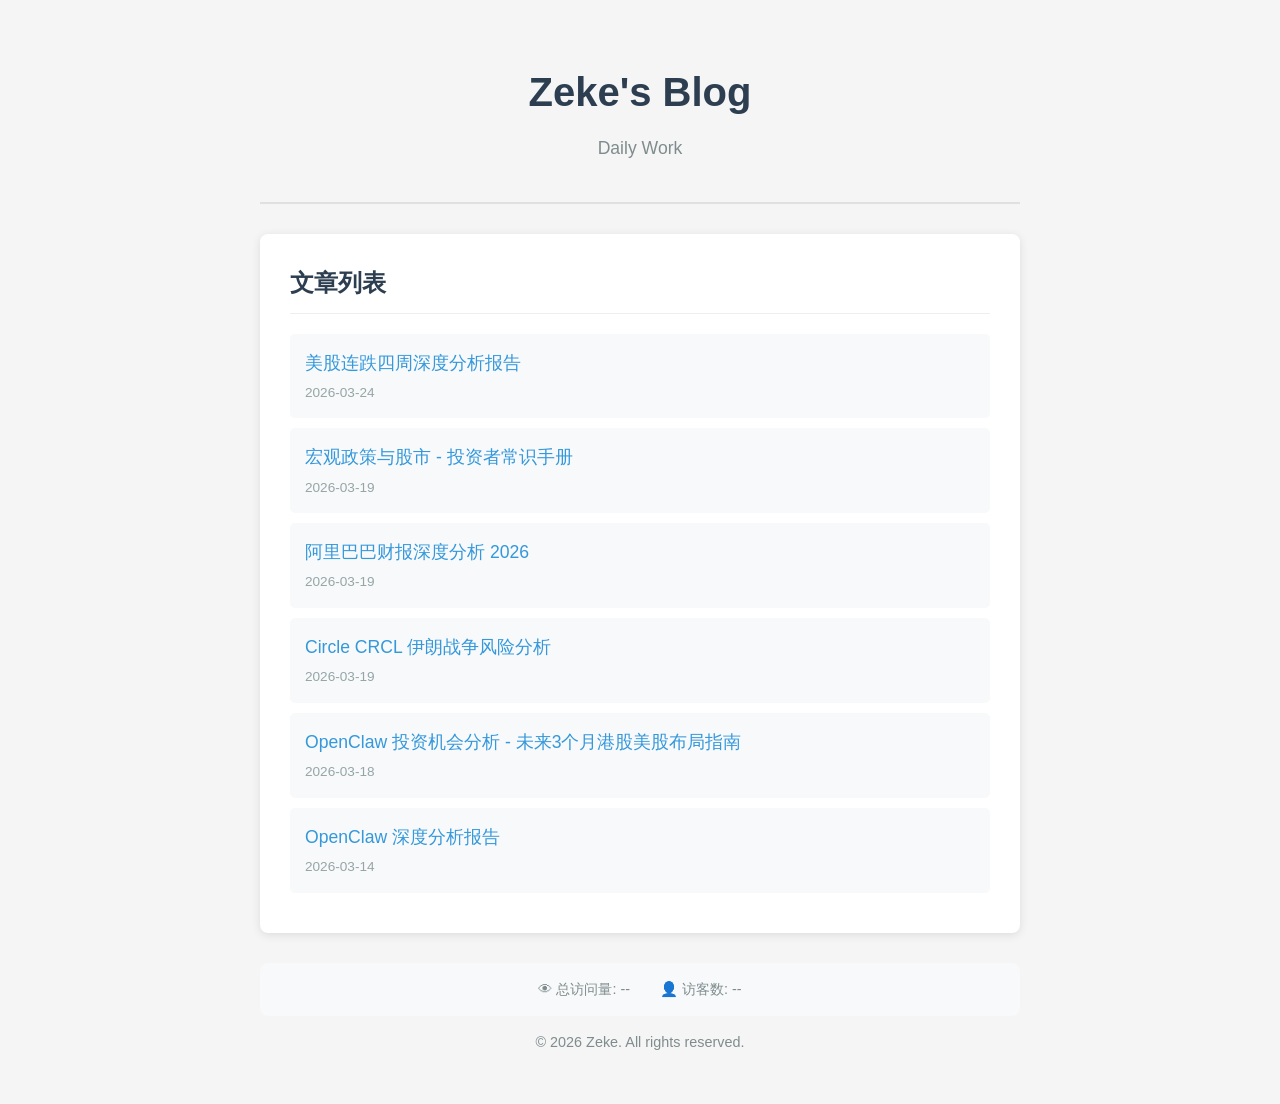
<file: index.html>
<!DOCTYPE html>
<html lang="zh-CN">
<head>
    <meta charset="UTF-8">
    <meta name="viewport" content="width=device-width, initial-scale=1.0">
    <title>Zeke's Blog</title>
    <link rel="stylesheet" href="style.css">
    <!-- Google Analytics -->
    <script async src="https://www.googletagmanager.com/gtag/js?id=G-JEPVDN27CL"></script>
    <script>
        window.dataLayer = window.dataLayer || [];
        function gtag(){dataLayer.push(arguments);}
        gtag('js', new Date());
        gtag('config', 'G-JEPVDN27CL');
    </script>
</head>
<body>
    <header>
        <h1>Zeke's Blog</h1>
        <p>Daily Work</p>
    </header>
    
    <main>
        <section class="articles">
            <h2>文章列表</h2>
            <ul id="article-list">
                <!-- 文章列表将通过 JavaScript 动态加载 -->
            </ul>
        </section>
    </main>
    
    <footer>
        <div class="site-stats">
            <span>👁 总访问量: <span id="busuanzi_value_site_pv">--</span></span>
            <span>👤 访客数: <span id="busuanzi_value_site_uv">--</span></span>
        </div>
        <p>&copy; 2026 Zeke. All rights reserved.</p>
    </footer>
    
    <!-- 不蒜子访问统计 -->
    <script async src="https://busuanzi.ibruce.info/busuanzi/2.3/busuanzi.pure.mini.js"></script>
    <script src="script.js"></script>
</body>
</html>
</file>
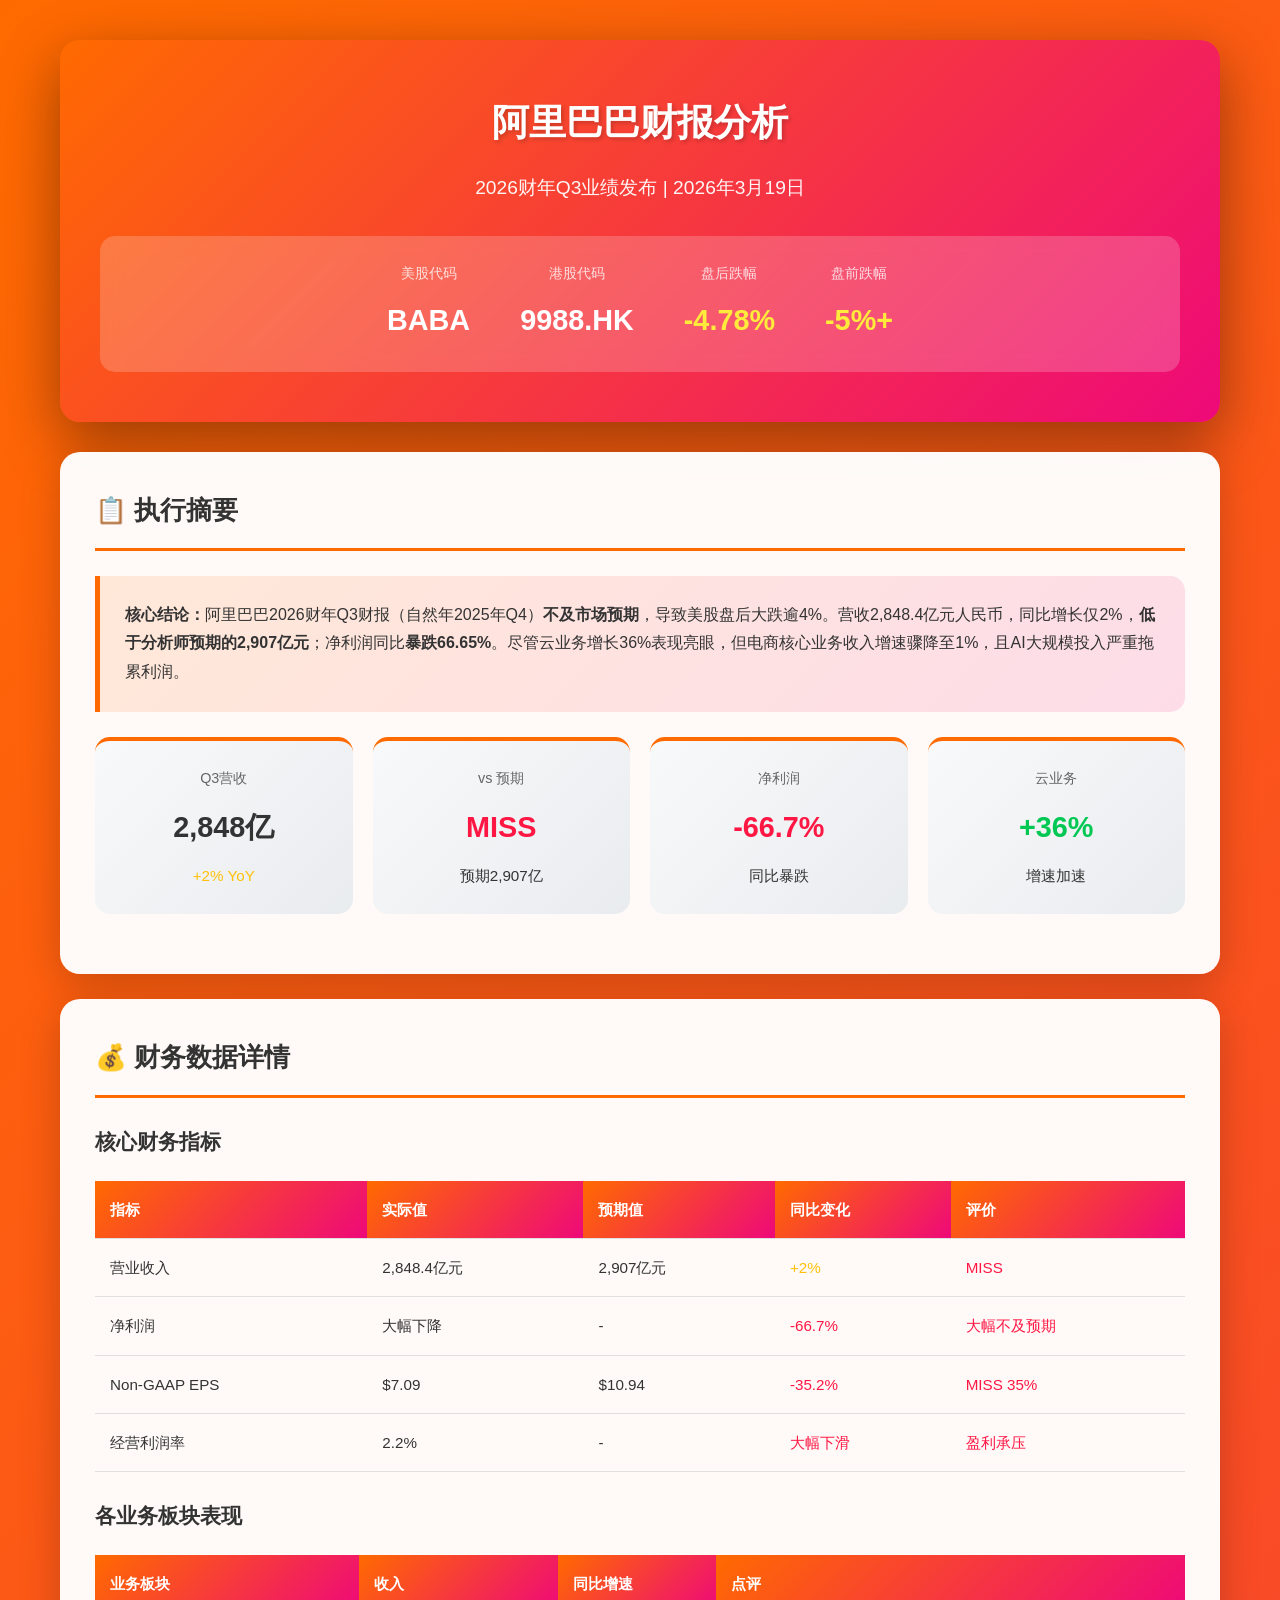
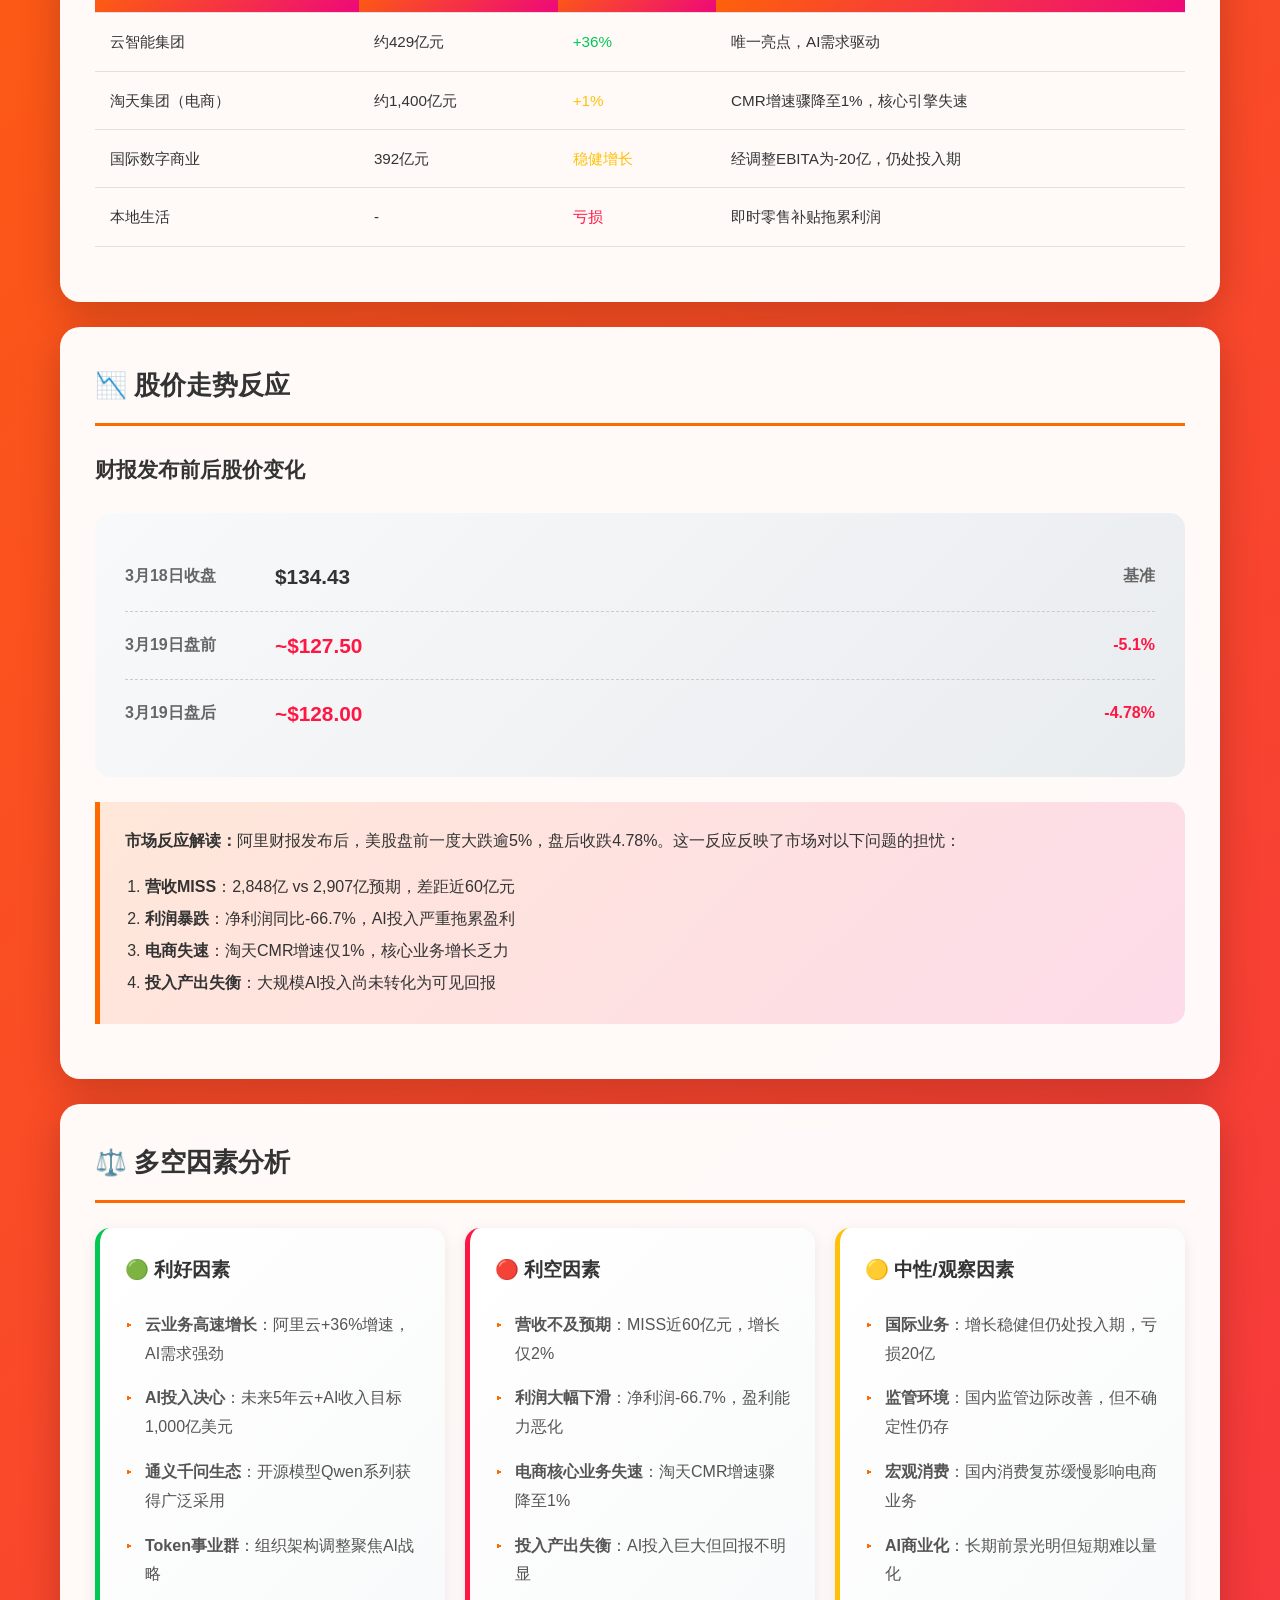
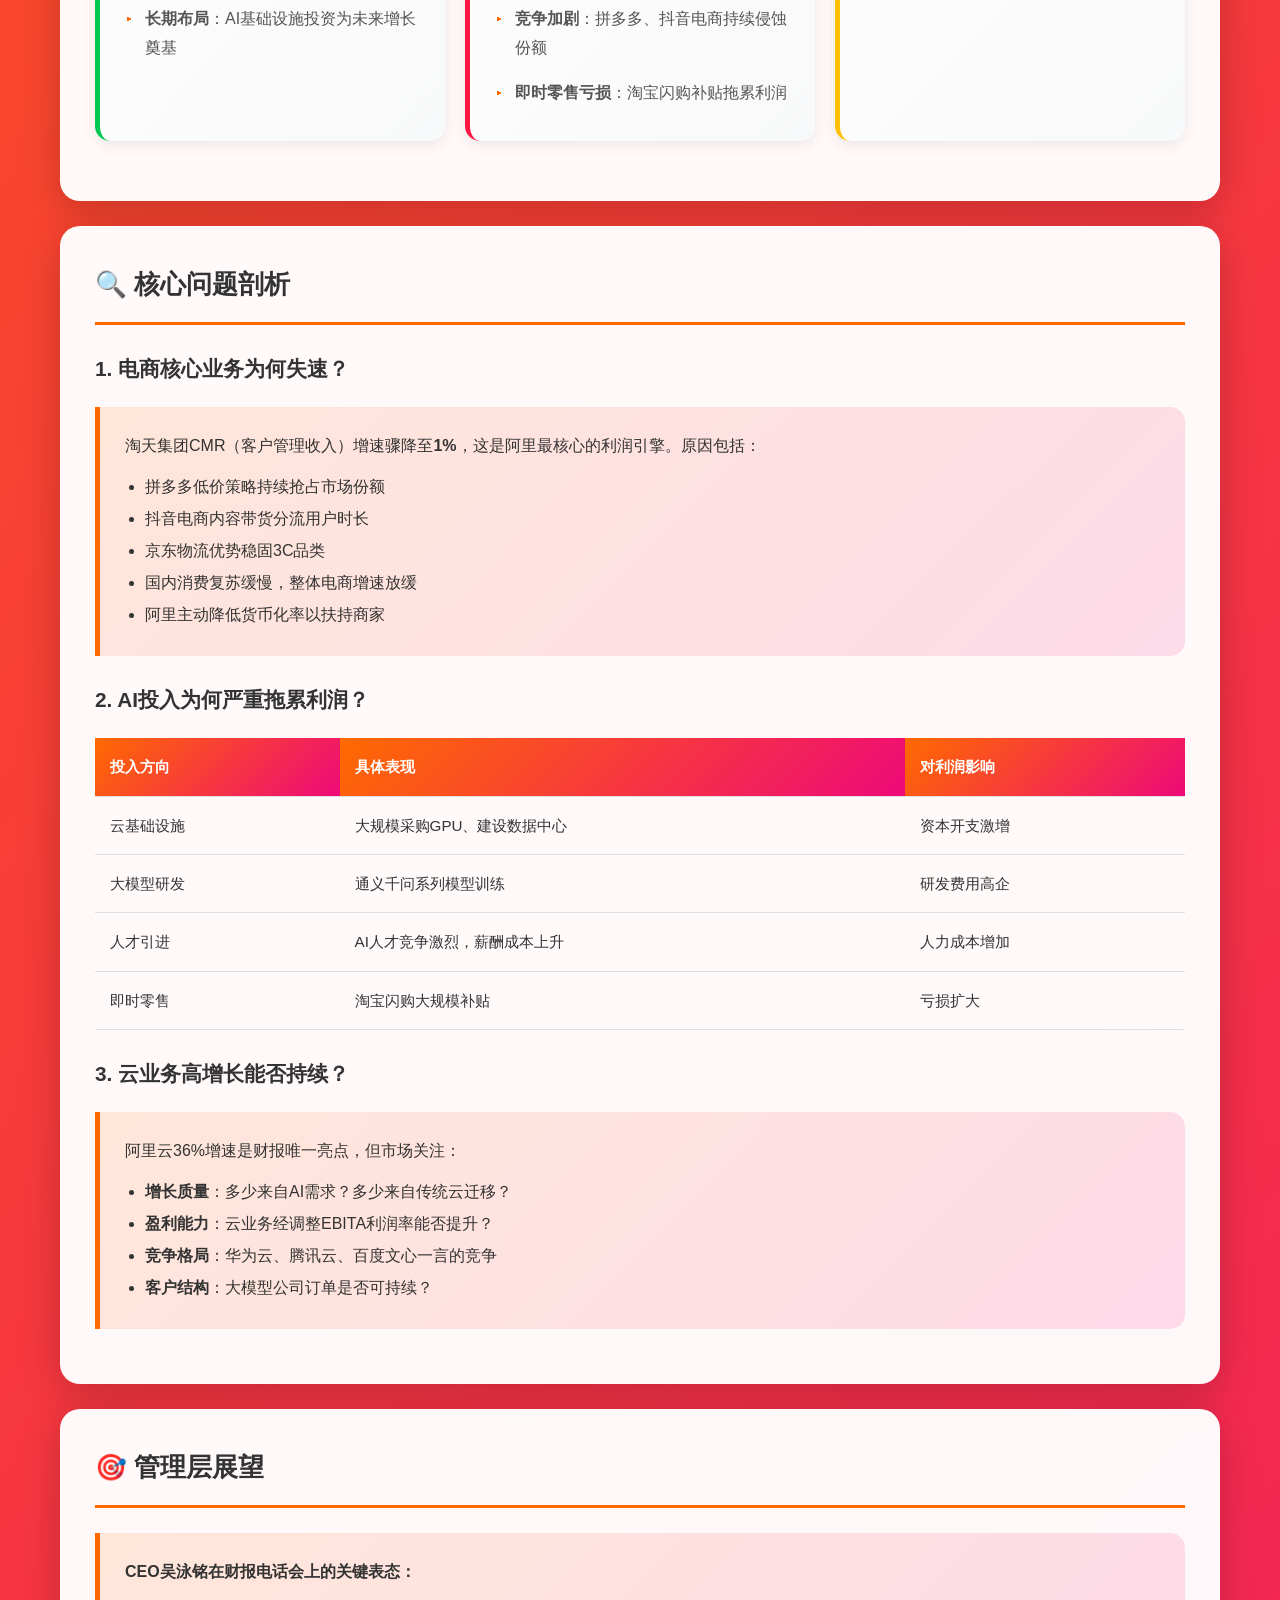
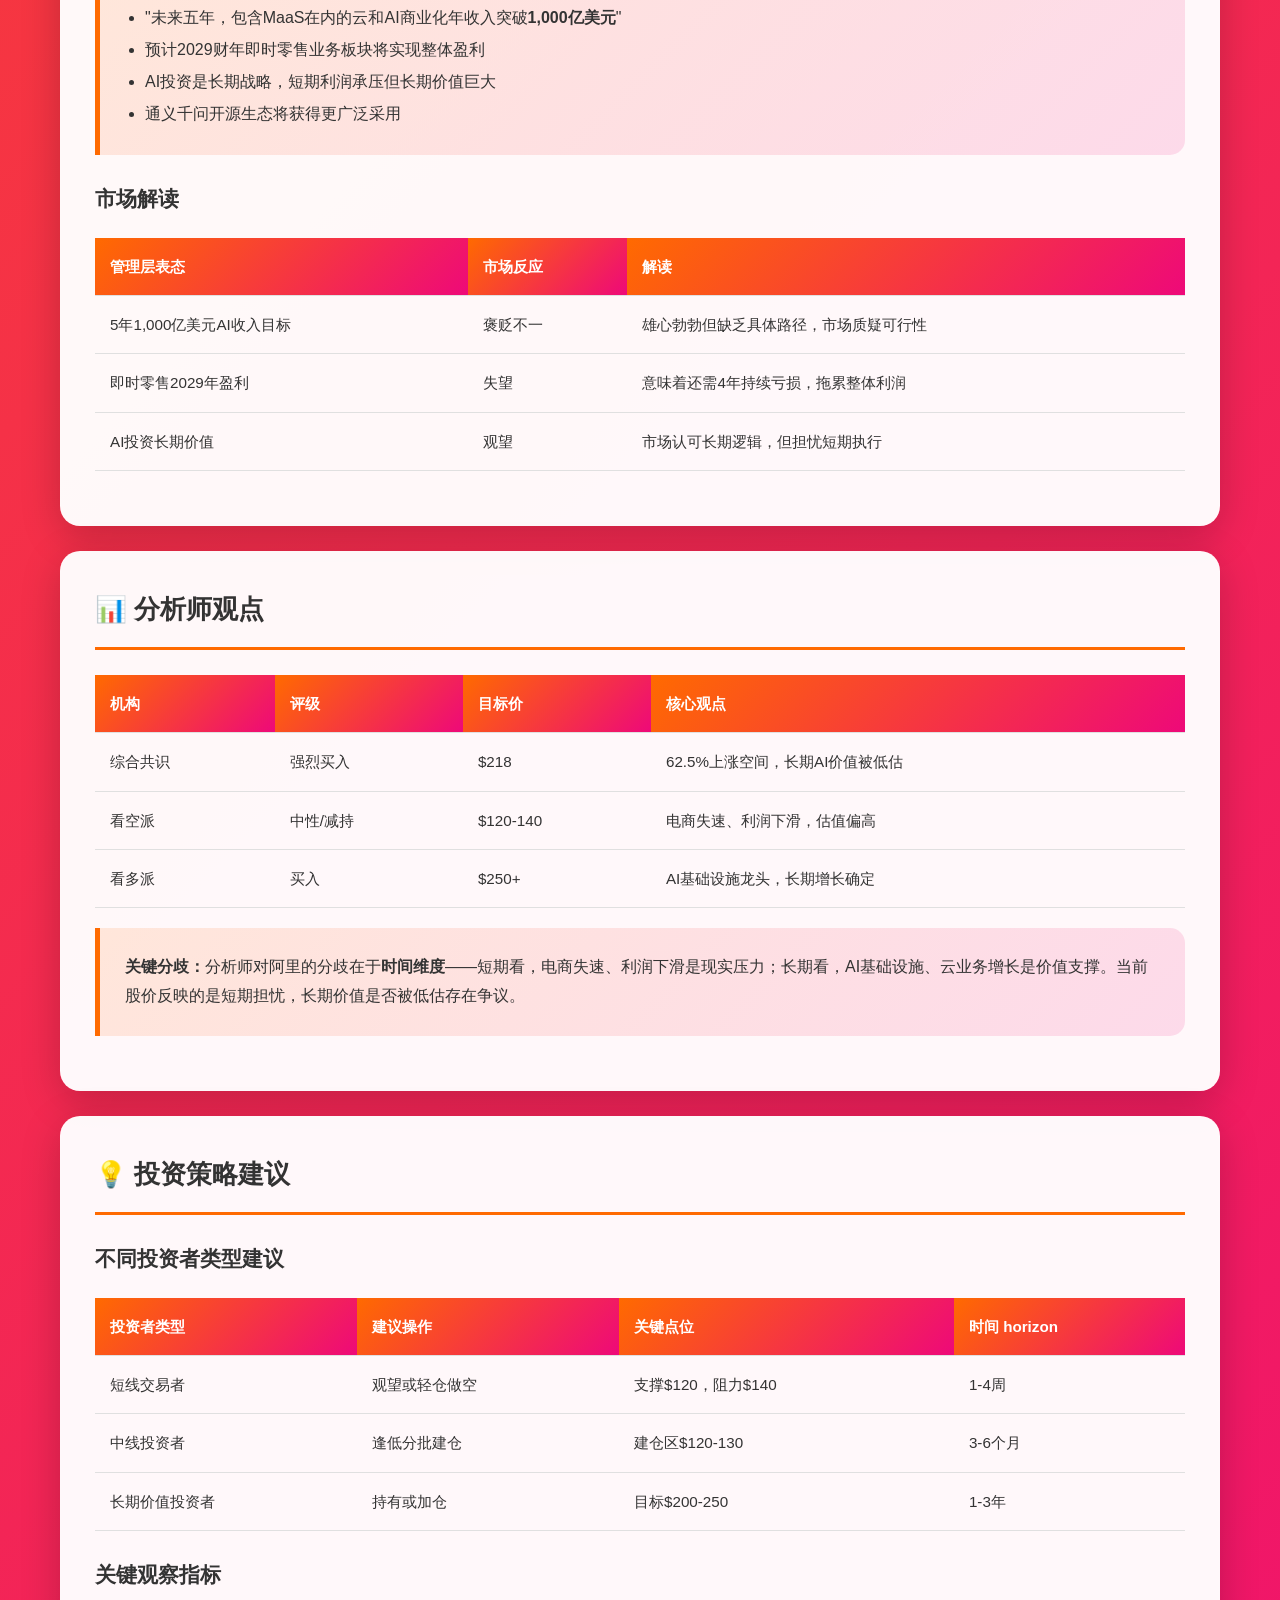
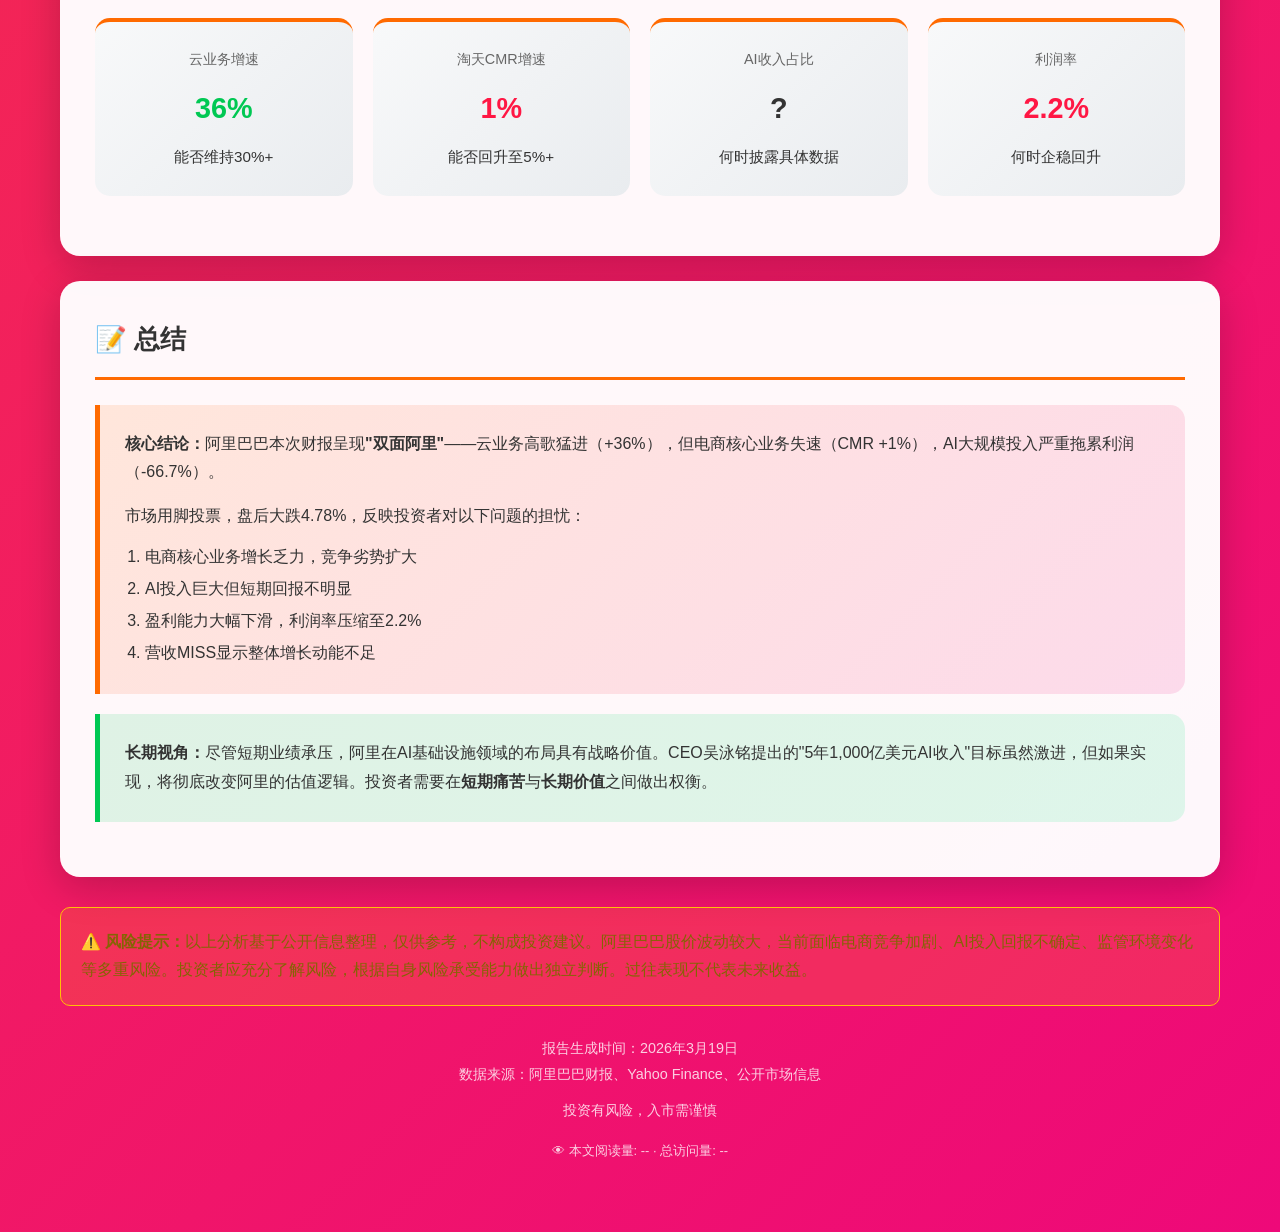
<file: articles/Alibaba_Earnings_Analysis_20260319.html>
<!DOCTYPE html>
<html lang="zh-CN">
<head>
    <meta charset="UTF-8">
    <meta name="viewport" content="width=device-width, initial-scale=1.0">
    <title>阿里巴巴（BABA/9988）财报分析 - 2026年3月19日</title>
    <style>
        * {
            margin: 0;
            padding: 0;
            box-sizing: border-box;
        }
        
        body {
            font-family: -apple-system, BlinkMacSystemFont, 'Segoe UI', 'PingFang SC', 'Hiragino Sans GB', 'Microsoft YaHei', sans-serif;
            line-height: 1.8;
            color: #333;
            background: linear-gradient(135deg, #ff6a00 0%, #ee0979 100%);
            min-height: 100vh;
        }
        
        .container {
            max-width: 1200px;
            margin: 0 auto;
            padding: 40px 20px;
        }
        
        .header {
            background: linear-gradient(135deg, #ff6a00 0%, #ee0979 100%);
            border-radius: 20px;
            padding: 50px 40px;
            text-align: center;
            margin-bottom: 30px;
            box-shadow: 0 20px 60px rgba(0,0,0,0.4);
            color: white;
        }
        
        .header h1 {
            font-size: 2.3em;
            margin-bottom: 15px;
            text-shadow: 2px 2px 4px rgba(0,0,0,0.2);
        }
        
        .header .subtitle {
            font-size: 1.2em;
            opacity: 0.95;
            margin-bottom: 30px;
        }
        
        .header .stock-box {
            display: flex;
            justify-content: center;
            gap: 50px;
            flex-wrap: wrap;
            background: rgba(255,255,255,0.2);
            border-radius: 15px;
            padding: 25px;
            backdrop-filter: blur(10px);
        }
        
        .stock-item {
            text-align: center;
        }
        
        .stock-item .label {
            font-size: 0.9em;
            opacity: 0.8;
            margin-bottom: 8px;
        }
        
        .stock-item .value {
            font-size: 1.8em;
            font-weight: bold;
        }
        
        .stock-item .change {
            font-size: 1em;
            margin-top: 5px;
        }
        
        .negative { color: #ffeb3b; }
        
        .section {
            background: rgba(255,255,255,0.97);
            border-radius: 20px;
            padding: 35px;
            margin-bottom: 25px;
            box-shadow: 0 10px 40px rgba(0,0,0,0.2);
        }
        
        .section h2 {
            font-size: 1.6em;
            color: #333;
            margin-bottom: 25px;
            padding-bottom: 15px;
            border-bottom: 3px solid #ff6a00;
            display: flex;
            align-items: center;
            gap: 12px;
        }
        
        .section h3 {
            font-size: 1.3em;
            color: #333;
            margin: 25px 0 15px 0;
        }
        
        .highlight-box {
            background: linear-gradient(135deg, #ff6a0020 0%, #ee097920 100%);
            border-left: 5px solid #ff6a00;
            padding: 25px;
            border-radius: 0 15px 15px 0;
            margin: 20px 0;
        }
        
        .data-grid {
            display: grid;
            grid-template-columns: repeat(auto-fit, minmax(200px, 1fr));
            gap: 20px;
            margin: 25px 0;
        }
        
        .data-card {
            background: linear-gradient(135deg, #f8f9fa 0%, #e9ecef 100%);
            border-radius: 15px;
            padding: 25px;
            text-align: center;
            border-top: 4px solid #ff6a00;
        }
        
        .data-card .label {
            color: #666;
            font-size: 0.9em;
            margin-bottom: 10px;
        }
        
        .data-card .value {
            font-size: 1.8em;
            font-weight: bold;
            color: #333;
        }
        
        .data-card .change {
            font-size: 0.95em;
            margin-top: 8px;
            font-weight: 500;
        }
        
        .positive { color: #00c853; }
        .negative { color: #ff1744; }
        
        table {
            width: 100%;
            border-collapse: collapse;
            margin: 20px 0;
            font-size: 0.95em;
        }
        
        th, td {
            padding: 15px;
            text-align: left;
            border-bottom: 1px solid #e0e0e0;
        }
        
        th {
            background: linear-gradient(135deg, #ff6a00 0%, #ee0979 100%);
            color: white;
            font-weight: 600;
        }
        
        tr:hover {
            background: #f5f5f5;
        }
        
        .factor-grid {
            display: grid;
            grid-template-columns: repeat(auto-fit, minmax(300px, 1fr));
            gap: 20px;
            margin: 25px 0;
        }
        
        .factor-card {
            background: linear-gradient(135deg, #ffffff 0%, #f8f9fa 100%);
            border-radius: 15px;
            padding: 25px;
            box-shadow: 0 4px 15px rgba(0,0,0,0.08);
            border-left: 5px solid;
        }
        
        .factor-card.bullish { border-left-color: #00c853; }
        .factor-card.bearish { border-left-color: #ff1744; }
        .factor-card.neutral { border-left-color: #ffc107; }
        
        .factor-card h4 {
            font-size: 1.2em;
            margin-bottom: 15px;
            color: #333;
        }
        
        .factor-card ul {
            list-style: none;
            padding: 0;
        }
        
        .factor-card li {
            padding: 8px 0;
            padding-left: 20px;
            position: relative;
            color: #555;
        }
        
        .factor-card li::before {
            content: '▸';
            position: absolute;
            left: 0;
            color: #ff6a00;
        }
        
        .price-timeline {
            background: linear-gradient(135deg, #f8f9fa 0%, #e9ecef 100%);
            border-radius: 15px;
            padding: 30px;
            margin: 25px 0;
        }
        
        .price-item {
            display: flex;
            align-items: center;
            padding: 15px 0;
            border-bottom: 1px dashed #ccc;
        }
        
        .price-item:last-child {
            border-bottom: none;
        }
        
        .price-time {
            width: 150px;
            font-weight: bold;
            color: #666;
        }
        
        .price-value {
            flex: 1;
            font-size: 1.3em;
            font-weight: bold;
        }
        
        .price-change {
            width: 120px;
            text-align: right;
            font-weight: bold;
        }
        
        .footer {
            text-align: center;
            padding: 30px;
            color: rgba(255,255,255,0.8);
            font-size: 0.9em;
        }
        
        .disclaimer {
            background: rgba(255,193,7,0.15);
            border: 1px solid #ffc107;
            border-radius: 10px;
            padding: 20px;
            margin-top: 30px;
            color: #856404;
        }
        
        @media (max-width: 768px) {
            .header h1 {
                font-size: 1.8em;
            }
            .header .stock-box {
                flex-direction: column;
                gap: 20px;
            }
        }
    </style>
</head>
<body>
    <div class="container">
        <!-- Header -->
        <div class="header">
            <h1>阿里巴巴财报分析</h1>
            <p class="subtitle">2026财年Q3业绩发布 | 2026年3月19日</p>
            <div class="stock-box">
                <div class="stock-item">
                    <div class="label">美股代码</div>
                    <div class="value">BABA</div>
                </div>
                <div class="stock-item">
                    <div class="label">港股代码</div>
                    <div class="value">9988.HK</div>
                </div>
                <div class="stock-item">
                    <div class="label">盘后跌幅</div>
                    <div class="value" style="color: #ffeb3b;">-4.78%</div>
                </div>
                <div class="stock-item">
                    <div class="label">盘前跌幅</div>
                    <div class="value" style="color: #ffeb3b;">-5%+</div>
                </div>
            </div>
        </div>

        <!-- Executive Summary -->
        <div class="section">
            <h2>📋 执行摘要</h2>
            <div class="highlight-box">
                <p><strong>核心结论：</strong>阿里巴巴2026财年Q3财报（自然年2025年Q4）<strong>不及市场预期</strong>，导致美股盘后大跌逾4%。营收2,848.4亿元人民币，同比增长仅2%，<strong>低于分析师预期的2,907亿元</strong>；净利润同比<strong>暴跌66.65%</strong>。尽管云业务增长36%表现亮眼，但电商核心业务收入增速骤降至1%，且AI大规模投入严重拖累利润。</p>
            </div>
            
            <div class="data-grid">
                <div class="data-card">
                    <div class="label">Q3营收</div>
                    <div class="value">2,848亿</div>
                    <div class="change" style="color: #ffc107;">+2% YoY</div>
                </div>
                <div class="data-card">
                    <div class="label">vs 预期</div>
                    <div class="value" style="color: #ff1744;">MISS</div>
                    <div class="change">预期2,907亿</div>
                </div>
                <div class="data-card">
                    <div class="label">净利润</div>
                    <div class="value" style="color: #ff1744;">-66.7%</div>
                    <div class="change">同比暴跌</div>
                </div>
                <div class="data-card">
                    <div class="label">云业务</div>
                    <div class="value" style="color: #00c853;">+36%</div>
                    <div class="change">增速加速</div>
                </div>
            </div>
        </div>

        <!-- Financial Details -->
        <div class="section">
            <h2>💰 财务数据详情</h2>
            
            <h3>核心财务指标</h3>
            <table>
                <tr>
                    <th>指标</th>
                    <th>实际值</th>
                    <th>预期值</th>
                    <th>同比变化</th>
                    <th>评价</th>
                </tr>
                <tr>
                    <td>营业收入</td>
                    <td>2,848.4亿元</td>
                    <td>2,907亿元</td>
                    <td style="color: #ffc107;">+2%</td>
                    <td style="color: #ff1744;">MISS</td>
                </tr>
                <tr>
                    <td>净利润</td>
                    <td>大幅下降</td>
                    <td>-</td>
                    <td style="color: #ff1744;">-66.7%</td>
                    <td style="color: #ff1744;">大幅不及预期</td>
                </tr>
                <tr>
                    <td>Non-GAAP EPS</td>
                    <td>$7.09</td>
                    <td>$10.94</td>
                    <td style="color: #ff1744;">-35.2%</td>
                    <td style="color: #ff1744;">MISS 35%</td>
                </tr>
                <tr>
                    <td>经营利润率</td>
                    <td>2.2%</td>
                    <td>-</td>
                    <td style="color: #ff1744;">大幅下滑</td>
                    <td style="color: #ff1744;">盈利承压</td>
                </tr>
            </table>

            <h3>各业务板块表现</h3>
            <table>
                <tr>
                    <th>业务板块</th>
                    <th>收入</th>
                    <th>同比增速</th>
                    <th>点评</th>
                </tr>
                <tr>
                    <td>云智能集团</td>
                    <td>约429亿元</td>
                    <td style="color: #00c853;">+36%</td>
                    <td>唯一亮点，AI需求驱动</td>
                </tr>
                <tr>
                    <td>淘天集团（电商）</td>
                    <td>约1,400亿元</td>
                    <td style="color: #ffc107;">+1%</td>
                    <td>CMR增速骤降至1%，核心引擎失速</td>
                </tr>
                <tr>
                    <td>国际数字商业</td>
                    <td>392亿元</td>
                    <td style="color: #ffc107;">稳健增长</td>
                    <td>经调整EBITA为-20亿，仍处投入期</td>
                </tr>
                <tr>
                    <td>本地生活</td>
                    <td>-</td>
                    <td style="color: #ff1744;">亏损</td>
                    <td>即时零售补贴拖累利润</td>
                </tr>
            </table>
        </div>

        <!-- Stock Price Reaction -->
        <div class="section">
            <h2>📉 股价走势反应</h2>
            
            <h3>财报发布前后股价变化</h3>
            <div class="price-timeline">
                <div class="price-item">
                    <span class="price-time">3月18日收盘</span>
                    <span class="price-value">$134.43</span>
                    <span class="price-change" style="color: #666;">基准</span>
                </div>
                <div class="price-item">
                    <span class="price-time">3月19日盘前</span>
                    <span class="price-value" style="color: #ff1744;">~$127.50</span>
                    <span class="price-change" style="color: #ff1744;">-5.1%</span>
                </div>
                <div class="price-item">
                    <span class="price-time">3月19日盘后</span>
                    <span class="price-value" style="color: #ff1744;">~$128.00</span>
                    <span class="price-change" style="color: #ff1744;">-4.78%</span>
                </div>
            </div>
            
            <div class="highlight-box">
                <p><strong>市场反应解读：</strong>阿里财报发布后，美股盘前一度大跌逾5%，盘后收跌4.78%。这一反应反映了市场对以下问题的担忧：</p>
                <ol style="margin-left: 20px; margin-top: 15px; line-height: 2;">
                    <li><strong>营收MISS</strong>：2,848亿 vs 2,907亿预期，差距近60亿元</li>
                    <li><strong>利润暴跌</strong>：净利润同比-66.7%，AI投入严重拖累盈利</li>
                    <li><strong>电商失速</strong>：淘天CMR增速仅1%，核心业务增长乏力</li>
                    <li><strong>投入产出失衡</strong>：大规模AI投入尚未转化为可见回报</li>
                </ol>
            </div>
        </div>

        <!-- Bull vs Bear -->
        <div class="section">
            <h2>⚖️ 多空因素分析</h2>
            
            <div class="factor-grid">
                <div class="factor-card bullish">
                    <h4>🟢 利好因素</h4>
                    <ul>
                        <li><strong>云业务高速增长</strong>：阿里云+36%增速，AI需求强劲</li>
                        <li><strong>AI投入决心</strong>：未来5年云+AI收入目标1,000亿美元</li>
                        <li><strong>通义千问生态</strong>：开源模型Qwen系列获得广泛采用</li>
                        <li><strong>Token事业群</strong>：组织架构调整聚焦AI战略</li>
                        <li><strong>长期布局</strong>：AI基础设施投资为未来增长奠基</li>
                    </ul>
                </div>
                
                <div class="factor-card bearish">
                    <h4>🔴 利空因素</h4>
                    <ul>
                        <li><strong>营收不及预期</strong>：MISS近60亿元，增长仅2%</li>
                        <li><strong>利润大幅下滑</strong>：净利润-66.7%，盈利能力恶化</li>
                        <li><strong>电商核心业务失速</strong>：淘天CMR增速骤降至1%</li>
                        <li><strong>投入产出失衡</strong>：AI投入巨大但回报不明显</li>
                        <li><strong>竞争加剧</strong>：拼多多、抖音电商持续侵蚀份额</li>
                        <li><strong>即时零售亏损</strong>：淘宝闪购补贴拖累利润</li>
                    </ul>
                </div>
                
                <div class="factor-card neutral">
                    <h4>🟡 中性/观察因素</h4>
                    <ul>
                        <li><strong>国际业务</strong>：增长稳健但仍处投入期，亏损20亿</li>
                        <li><strong>监管环境</strong>：国内监管边际改善，但不确定性仍存</li>
                        <li><strong>宏观消费</strong>：国内消费复苏缓慢影响电商业务</li>
                        <li><strong>AI商业化</strong>：长期前景光明但短期难以量化</li>
                    </ul>
                </div>
            </div>
        </div>

        <!-- Core Issues -->
        <div class="section">
            <h2>🔍 核心问题剖析</h2>
            
            <h3>1. 电商核心业务为何失速？</h3>
            <div class="highlight-box">
                <p>淘天集团CMR（客户管理收入）增速骤降至<strong>1%</strong>，这是阿里最核心的利润引擎。原因包括：</p>
                <ul style="margin-left: 20px; margin-top: 10px; line-height: 2;">
                    <li>拼多多低价策略持续抢占市场份额</li>
                    <li>抖音电商内容带货分流用户时长</li>
                    <li>京东物流优势稳固3C品类</li>
                    <li>国内消费复苏缓慢，整体电商增速放缓</li>
                    <li>阿里主动降低货币化率以扶持商家</li>
                </ul>
            </div>
            
            <h3>2. AI投入为何严重拖累利润？</h3>
            <table>
                <tr>
                    <th>投入方向</th>
                    <th>具体表现</th>
                    <th>对利润影响</th>
                </tr>
                <tr>
                    <td>云基础设施</td>
                    <td>大规模采购GPU、建设数据中心</td>
                    <td>资本开支激增</td>
                </tr>
                <tr>
                    <td>大模型研发</td>
                    <td>通义千问系列模型训练</td>
                    <td>研发费用高企</td>
                </tr>
                <tr>
                    <td>人才引进</td>
                    <td>AI人才竞争激烈，薪酬成本上升</td>
                    <td>人力成本增加</td>
                </tr>
                <tr>
                    <td>即时零售</td>
                    <td>淘宝闪购大规模补贴</td>
                    <td>亏损扩大</td>
                </tr>
            </table>
            
            <h3>3. 云业务高增长能否持续？</h3>
            <div class="highlight-box">
                <p>阿里云36%增速是财报唯一亮点，但市场关注：</p>
                <ul style="margin-left: 20px; margin-top: 10px; line-height: 2;">
                    <li><strong>增长质量</strong>：多少来自AI需求？多少来自传统云迁移？</li>
                    <li><strong>盈利能力</strong>：云业务经调整EBITA利润率能否提升？</li>
                    <li><strong>竞争格局</strong>：华为云、腾讯云、百度文心一言的竞争</li>
                    <li><strong>客户结构</strong>：大模型公司订单是否可持续？</li>
                </ul>
            </div>
        </div>

        <!-- Management Guidance -->
        <div class="section">
            <h2>🎯 管理层展望</h2>
            
            <div class="highlight-box">
                <p><strong>CEO吴泳铭在财报电话会上的关键表态：</strong></p>
                <ul style="margin-left: 20px; margin-top: 15px; line-height: 2;">
                    <li>"未来五年，包含MaaS在内的云和AI商业化年收入突破<strong>1,000亿美元</strong>"</li>
                    <li>预计2029财年即时零售业务板块将实现整体盈利</li>
                    <li>AI投资是长期战略，短期利润承压但长期价值巨大</li>
                    <li>通义千问开源生态将获得更广泛采用</li>
                </ul>
            </div>
            
            <h3>市场解读</h3>
            <table>
                <tr>
                    <th>管理层表态</th>
                    <th>市场反应</th>
                    <th>解读</th>
                </tr>
                <tr>
                    <td>5年1,000亿美元AI收入目标</td>
                    <td>褒贬不一</td>
                    <td>雄心勃勃但缺乏具体路径，市场质疑可行性</td>
                </tr>
                <tr>
                    <td>即时零售2029年盈利</td>
                    <td>失望</td>
                    <td>意味着还需4年持续亏损，拖累整体利润</td>
                </tr>
                <tr>
                    <td>AI投资长期价值</td>
                    <td>观望</td>
                    <td>市场认可长期逻辑，但担忧短期执行</td>
                </tr>
            </table>
        </div>

        <!-- Analyst Views -->
        <div class="section">
            <h2>📊 分析师观点</h2>
            
            <table>
                <tr>
                    <th>机构</th>
                    <th>评级</th>
                    <th>目标价</th>
                    <th>核心观点</th>
                </tr>
                <tr>
                    <td>综合共识</td>
                    <td>强烈买入</td>
                    <td>$218</td>
                    <td>62.5%上涨空间，长期AI价值被低估</td>
                </tr>
                <tr>
                    <td>看空派</td>
                    <td>中性/减持</td>
                    <td>$120-140</td>
                    <td>电商失速、利润下滑，估值偏高</td>
                </tr>
                <tr>
                    <td>看多派</td>
                    <td>买入</td>
                    <td>$250+</td>
                    <td>AI基础设施龙头，长期增长确定</td>
                </tr>
            </table>
            
            <div class="highlight-box">
                <p><strong>关键分歧：</strong>分析师对阿里的分歧在于<strong>时间维度</strong>——短期看，电商失速、利润下滑是现实压力；长期看，AI基础设施、云业务增长是价值支撑。当前股价反映的是短期担忧，长期价值是否被低估存在争议。</p>
            </div>
        </div>

        <!-- Investment Strategy -->
        <div class="section">
            <h2>💡 投资策略建议</h2>
            
            <h3>不同投资者类型建议</h3>
            <table>
                <tr>
                    <th>投资者类型</th>
                    <th>建议操作</th>
                    <th>关键点位</th>
                    <th>时间 horizon</th>
                </tr>
                <tr>
                    <td>短线交易者</td>
                    <td>观望或轻仓做空</td>
                    <td>支撑$120，阻力$140</td>
                    <td>1-4周</td>
                </tr>
                <tr>
                    <td>中线投资者</td>
                    <td>逢低分批建仓</td>
                    <td>建仓区$120-130</td>
                    <td>3-6个月</td>
                </tr>
                <tr>
                    <td>长期价值投资者</td>
                    <td>持有或加仓</td>
                    <td>目标$200-250</td>
                    <td>1-3年</td>
                </tr>
            </table>
            
            <h3>关键观察指标</h3>
            <div class="data-grid">
                <div class="data-card">
                    <div class="label">云业务增速</div>
                    <div class="value" style="color: #00c853;">36%</div>
                    <div class="change">能否维持30%+</div>
                </div>
                <div class="data-card">
                    <div class="label">淘天CMR增速</div>
                    <div class="value" style="color: #ff1744;">1%</div>
                    <div class="change">能否回升至5%+</div>
                </div>
                <div class="data-card">
                    <div class="label">AI收入占比</div>
                    <div class="value">?</div>
                    <div class="change">何时披露具体数据</div>
                </div>
                <div class="data-card">
                    <div class="label">利润率</div>
                    <div class="value" style="color: #ff1744;">2.2%</div>
                    <div class="change">何时企稳回升</div>
                </div>
            </div>
        </div>

        <!-- Conclusion -->
        <div class="section">
            <h2>📝 总结</h2>
            
            <div class="highlight-box">
                <p><strong>核心结论：</strong>阿里巴巴本次财报呈现<strong>"双面阿里"</strong>——云业务高歌猛进（+36%），但电商核心业务失速（CMR +1%），AI大规模投入严重拖累利润（-66.7%）。</p>
                <p style="margin-top: 15px;">市场用脚投票，盘后大跌4.78%，反映投资者对以下问题的担忧：</p>
                <ol style="margin-left: 20px; margin-top: 10px; line-height: 2;">
                    <li>电商核心业务增长乏力，竞争劣势扩大</li>
                    <li>AI投入巨大但短期回报不明显</li>
                    <li>盈利能力大幅下滑，利润率压缩至2.2%</li>
                    <li>营收MISS显示整体增长动能不足</li>
                </ol>
            </div>
            
            <div class="highlight-box" style="background: linear-gradient(135deg, #00c85320 0%, #00e67620 100%); border-left-color: #00c853;">
                <p><strong>长期视角：</strong>尽管短期业绩承压，阿里在AI基础设施领域的布局具有战略价值。CEO吴泳铭提出的"5年1,000亿美元AI收入"目标虽然激进，但如果实现，将彻底改变阿里的估值逻辑。投资者需要在<strong>短期痛苦</strong>与<strong>长期价值</strong>之间做出权衡。</p>
            </div>
        </div>

        <!-- Disclaimer -->
        <div class="disclaimer">
            <strong>⚠️ 风险提示：</strong>以上分析基于公开信息整理，仅供参考，不构成投资建议。阿里巴巴股价波动较大，当前面临电商竞争加剧、AI投入回报不确定、监管环境变化等多重风险。投资者应充分了解风险，根据自身风险承受能力做出独立判断。过往表现不代表未来收益。
        </div>

        <!-- Footer -->
        <div class="footer">
            <p>报告生成时间：2026年3月19日</p>
            <p>数据来源：阿里巴巴财报、Yahoo Finance、公开市场信息</p>
            <p style="margin-top: 10px;">投资有风险，入市需谨慎</p>
            <p style="margin-top: 15px; font-size: 0.9em;">👁 本文阅读量: <span id="busuanzi_value_page_pv">--</span> · 总访问量: <span id="busuanzi_value_site_pv">--</span></p>
        </div>
    </div>
    
    <!-- 不蒜子访问统计 -->
    <script async src="https://busuanzi.ibruce.info/busuanzi/2.3/busuanzi.pure.mini.js"></script>
</body>
</html>
</file>
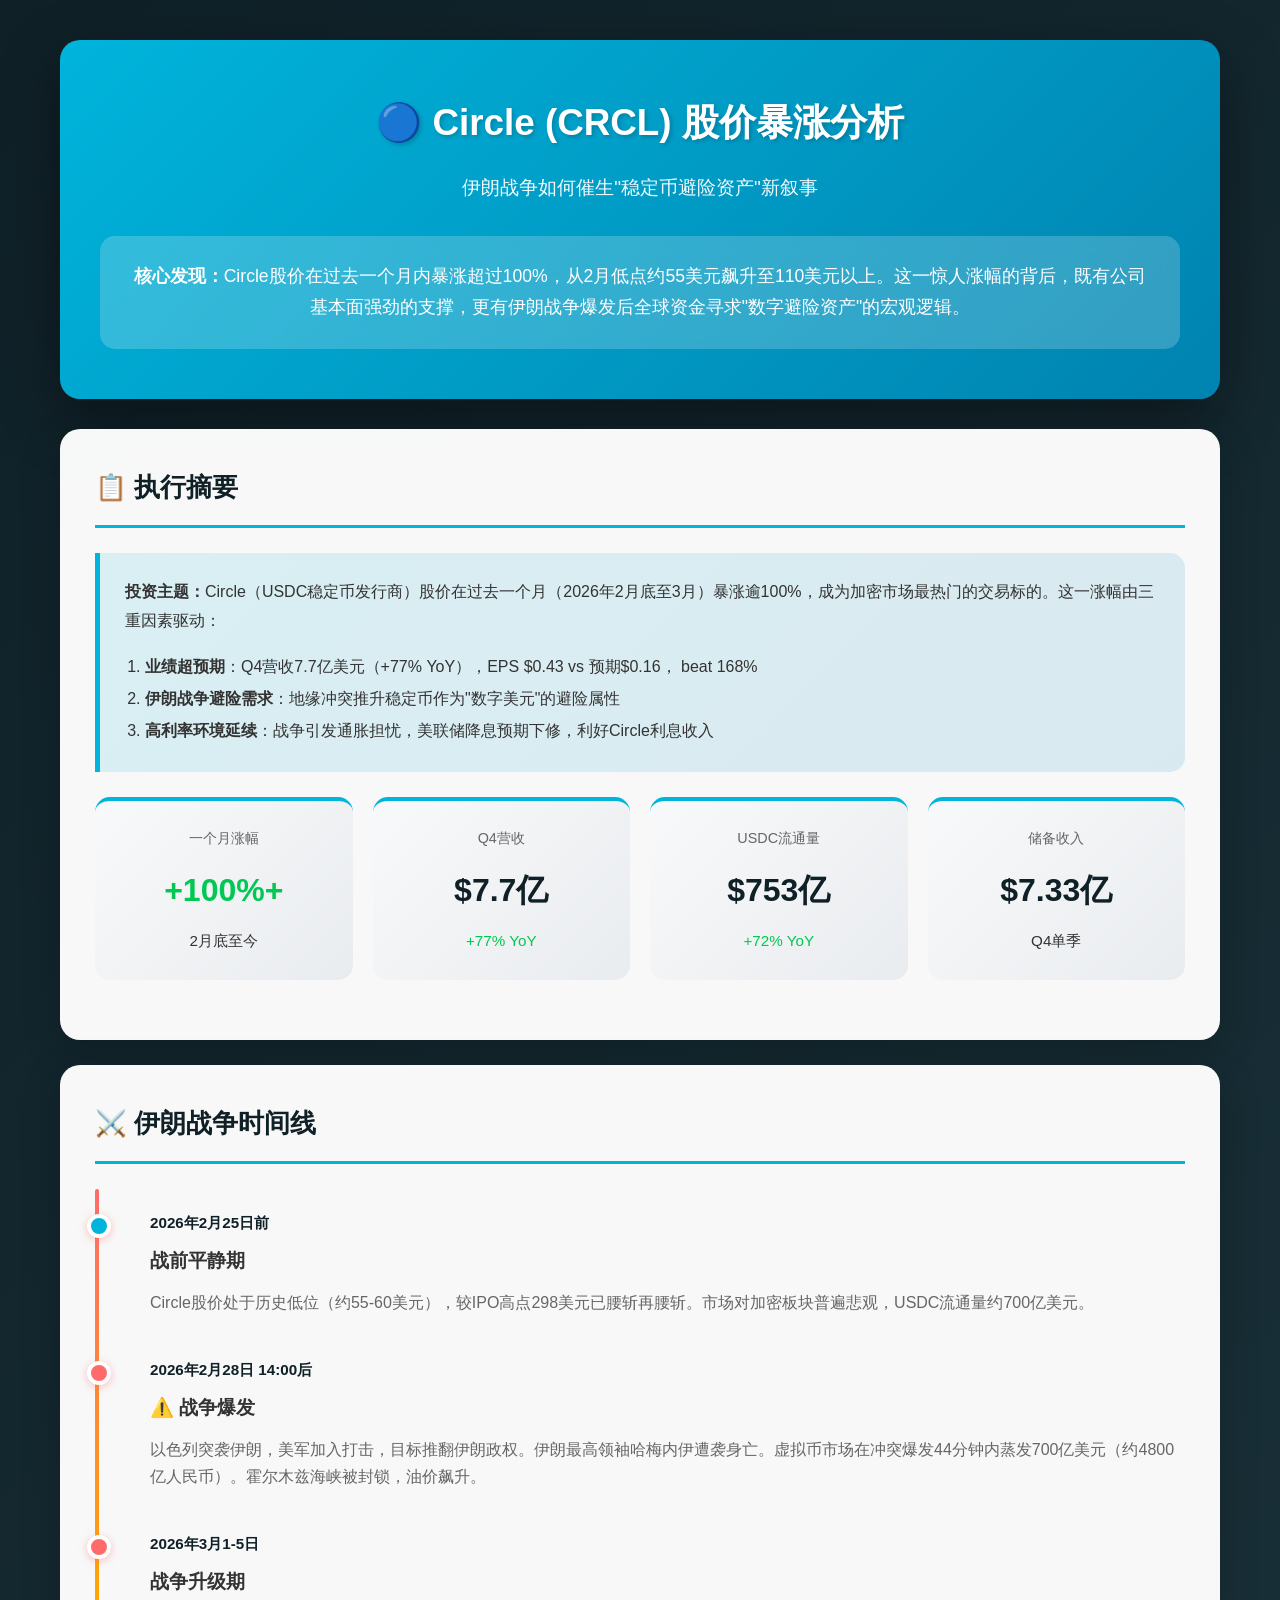
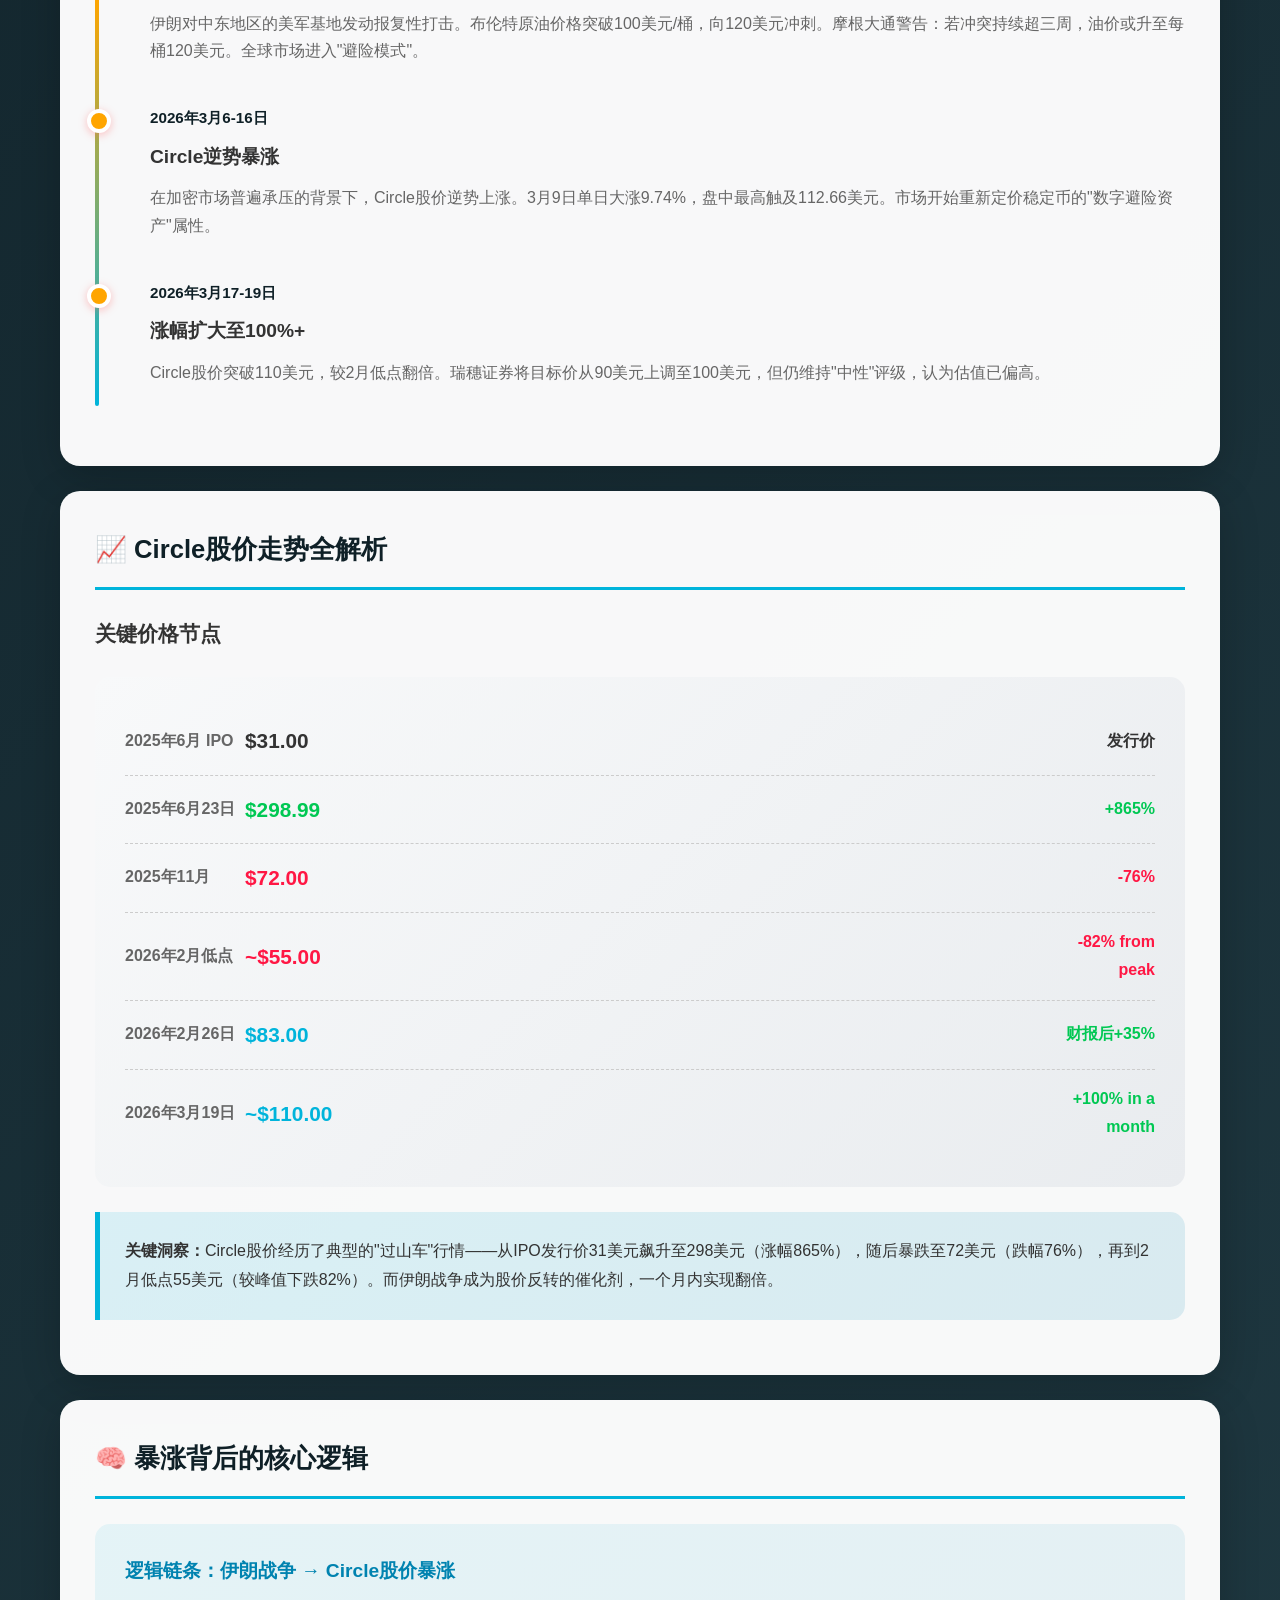
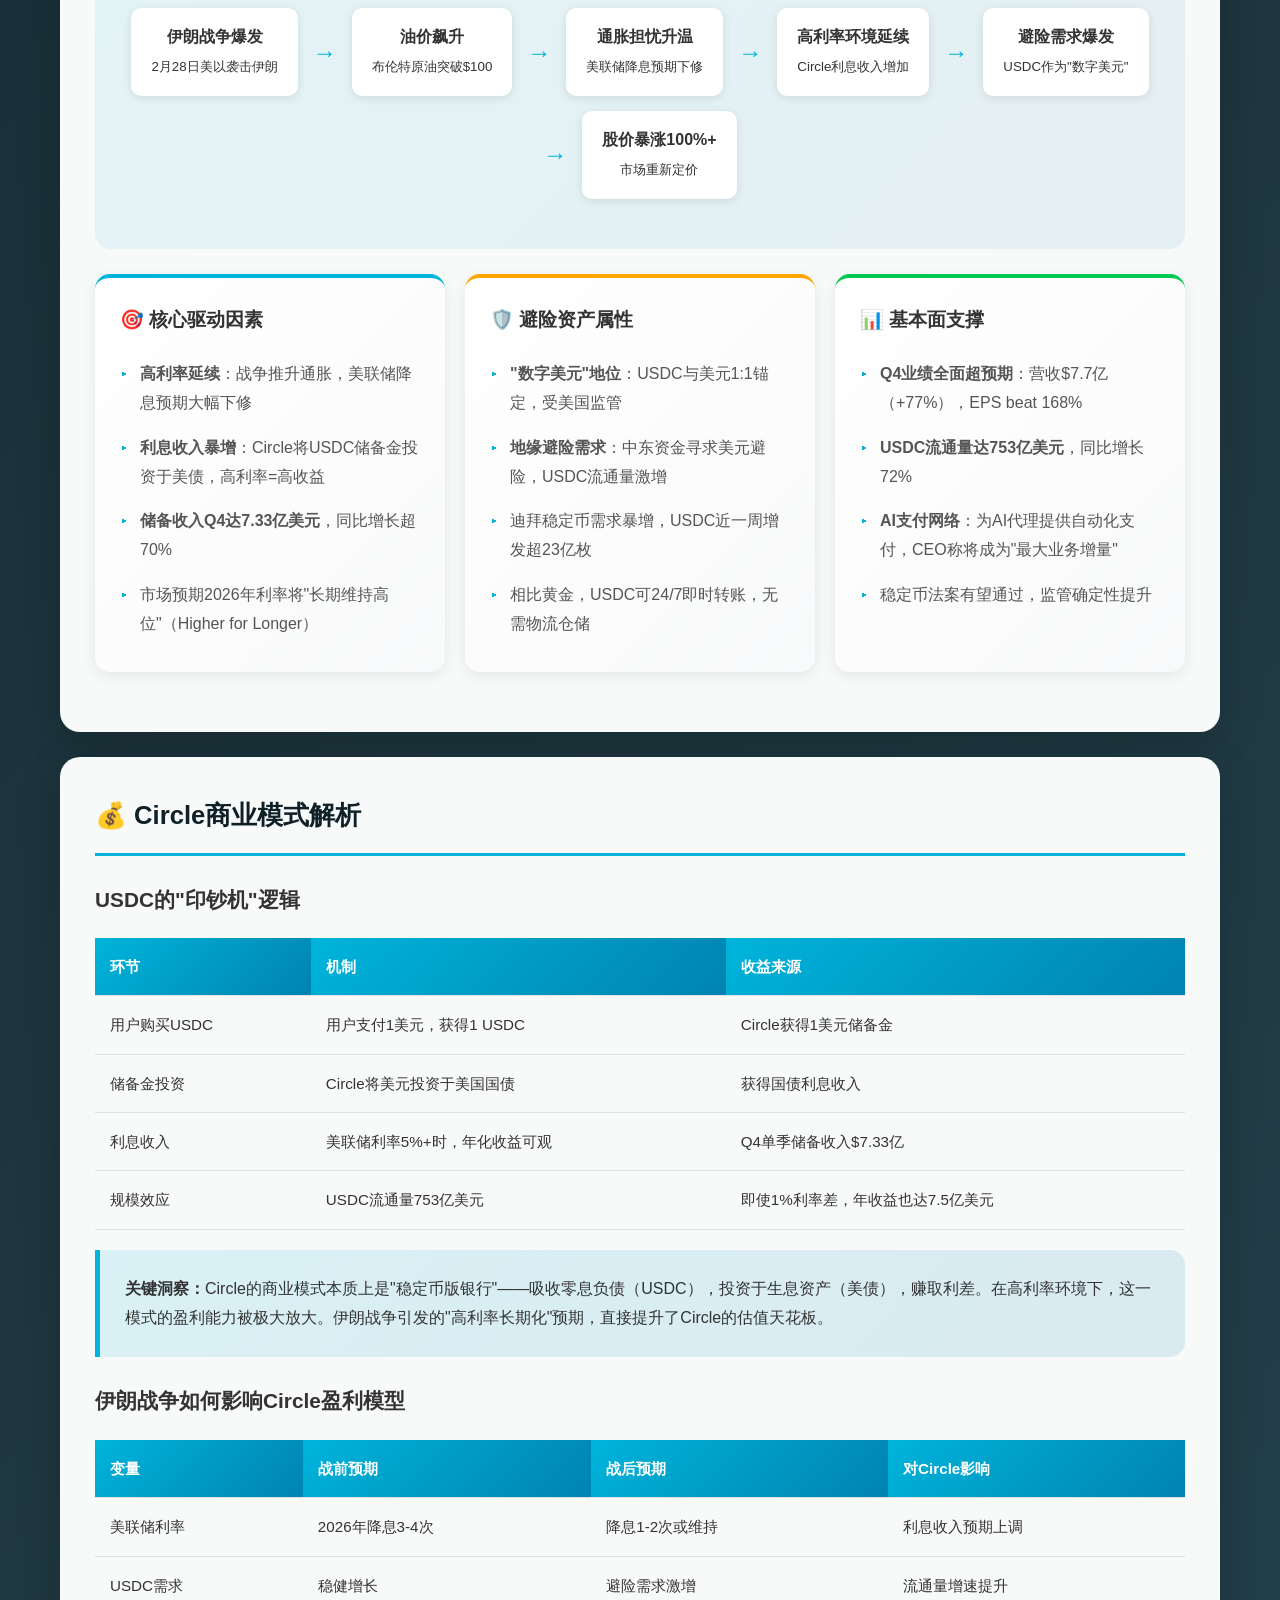
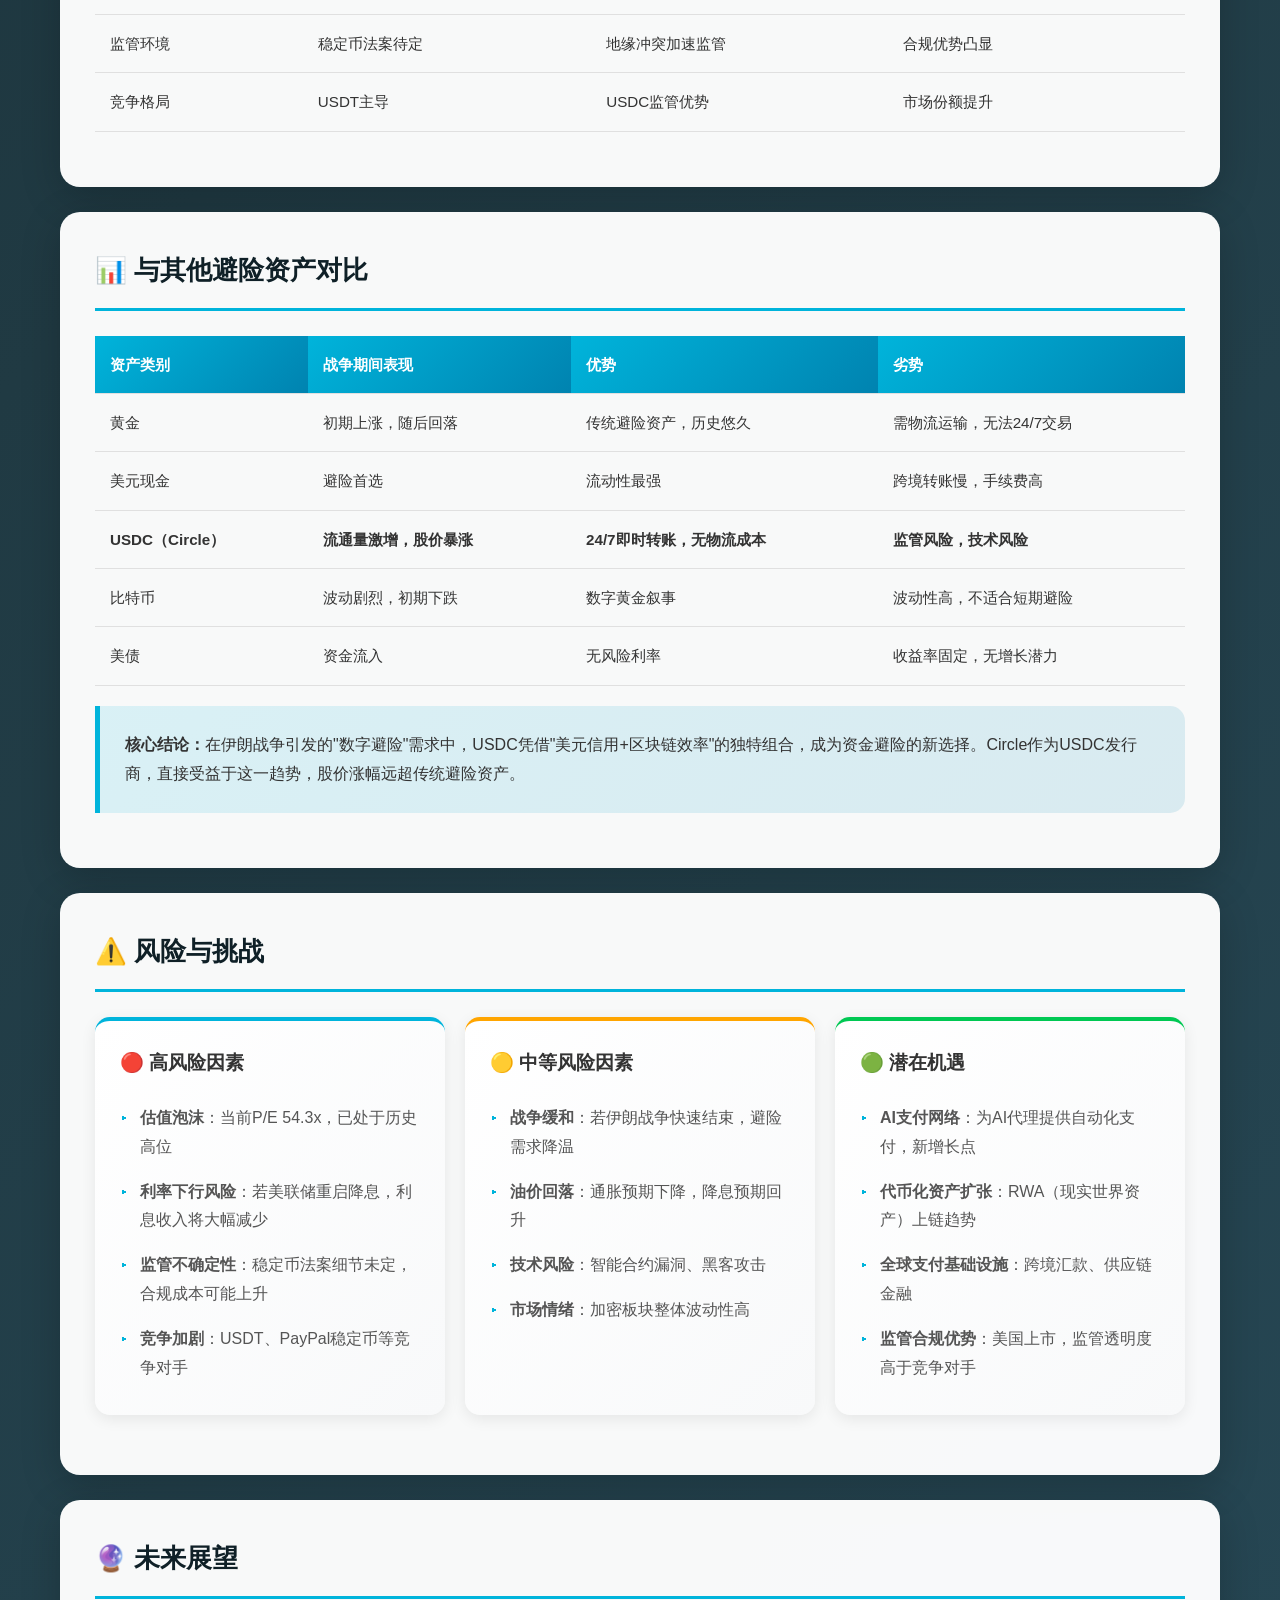
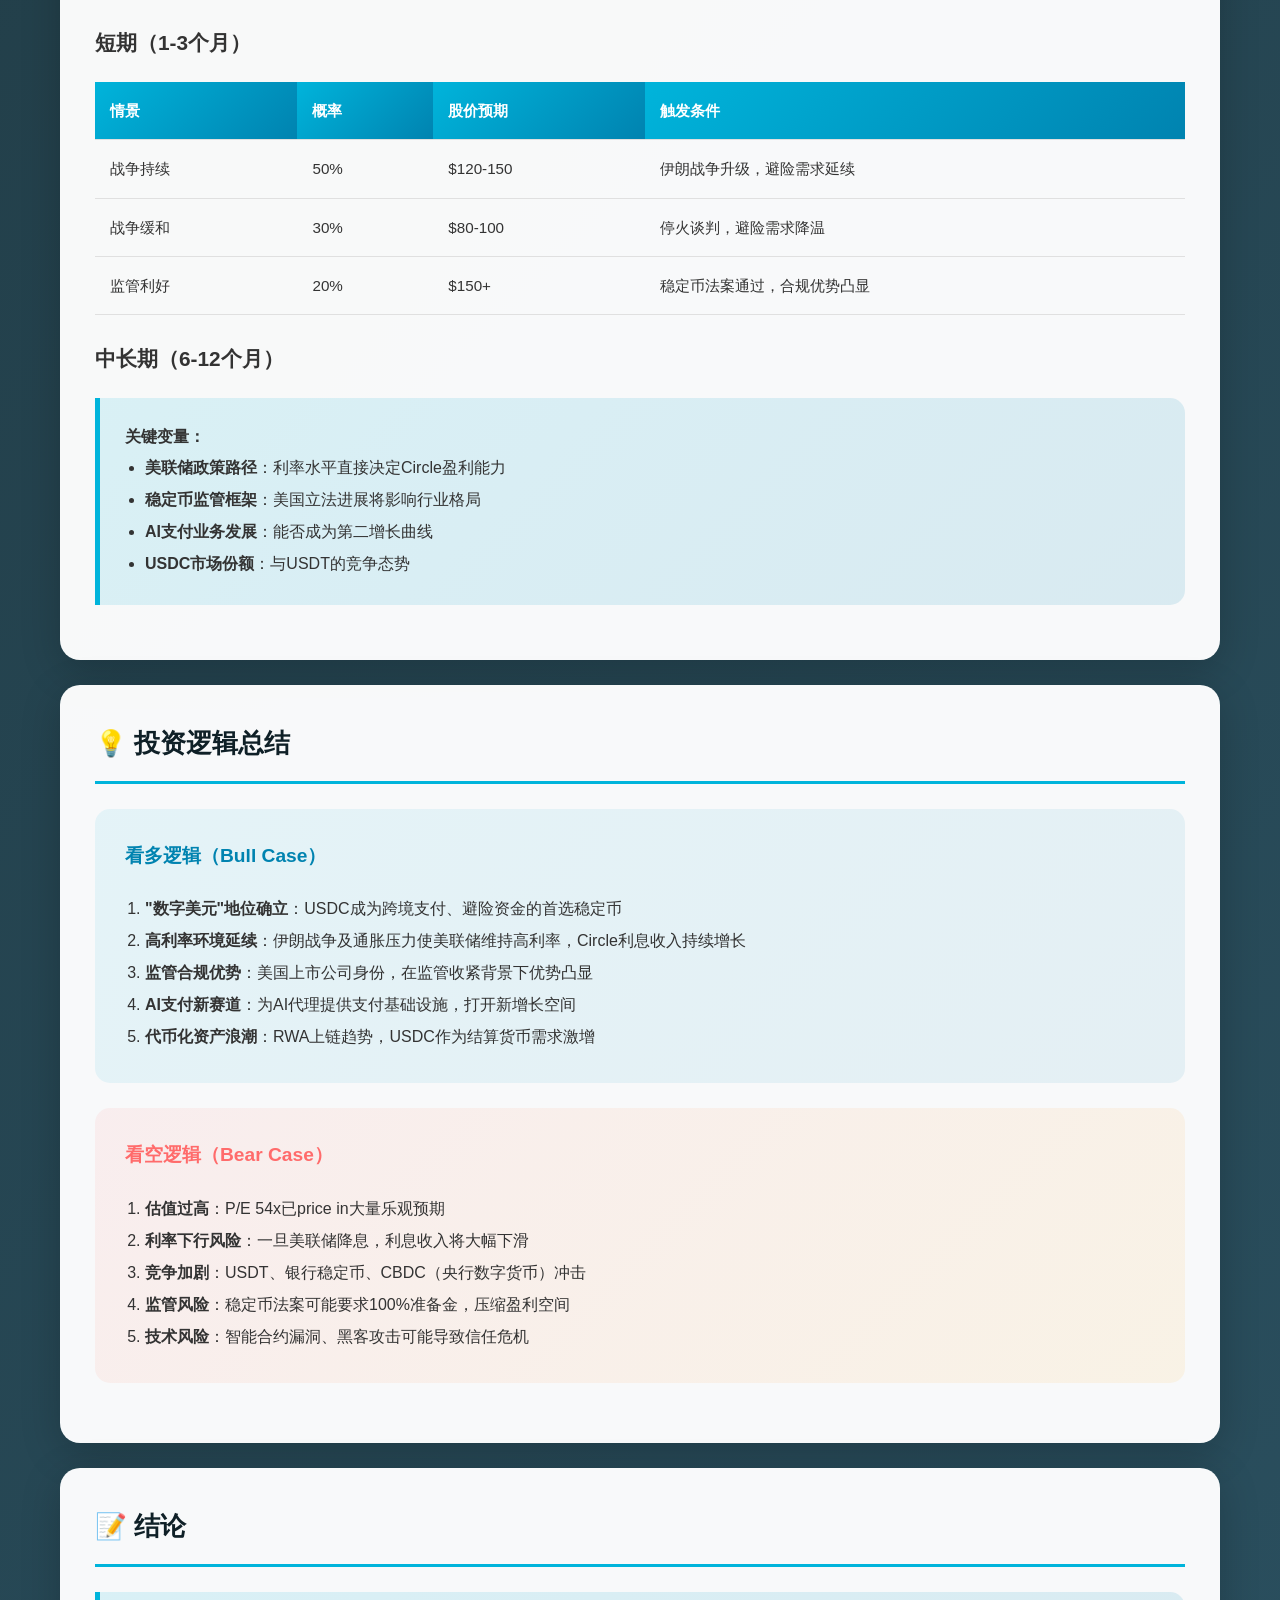
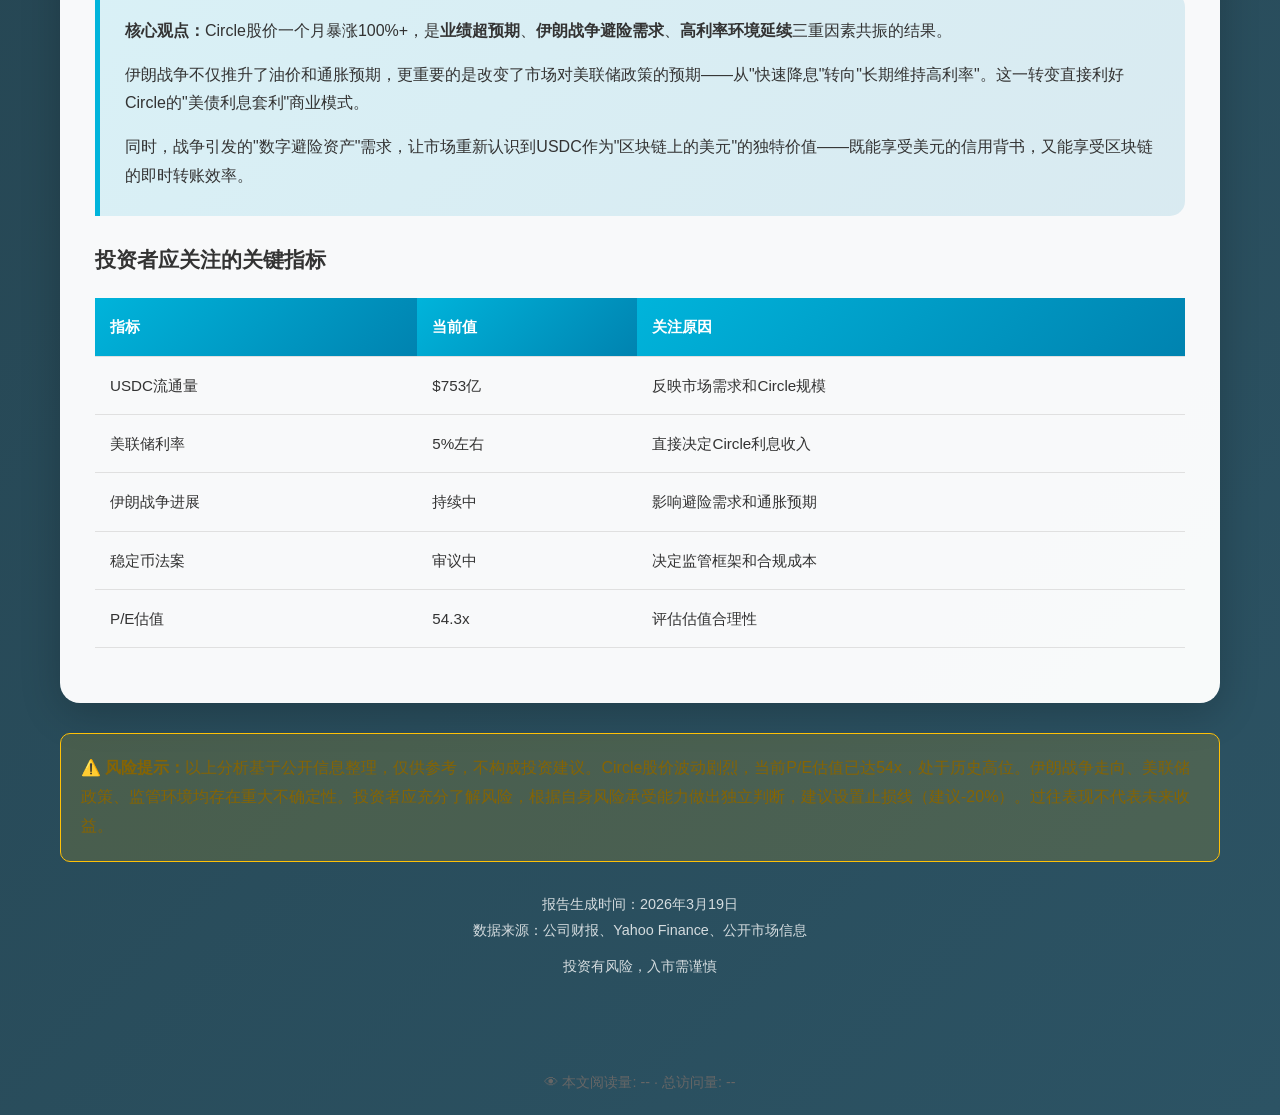
<file: articles/Circle_CRCL_Iran_War_Analysis.html>
<!DOCTYPE html>
<html lang="zh-CN">
<head>
    <meta charset="UTF-8">
    <meta name="viewport" content="width=device-width, initial-scale=1.0">
    <title>Circle (CRCL) 股价暴涨分析：伊朗战争与稳定币的避险逻辑</title>
    <style>
        * {
            margin: 0;
            padding: 0;
            box-sizing: border-box;
        }
        
        body {
            font-family: -apple-system, BlinkMacSystemFont, 'Segoe UI', 'PingFang SC', 'Hiragino Sans GB', 'Microsoft YaHei', sans-serif;
            line-height: 1.8;
            color: #333;
            background: linear-gradient(135deg, #0f2027 0%, #203a43 50%, #2c5364 100%);
            min-height: 100vh;
        }
        
        .container {
            max-width: 1200px;
            margin: 0 auto;
            padding: 40px 20px;
        }
        
        .header {
            background: linear-gradient(135deg, #00b4db 0%, #0083b0 100%);
            border-radius: 20px;
            padding: 50px 40px;
            text-align: center;
            margin-bottom: 30px;
            box-shadow: 0 20px 60px rgba(0,0,0,0.4);
            color: white;
        }
        
        .header h1 {
            font-size: 2.3em;
            margin-bottom: 15px;
            text-shadow: 2px 2px 4px rgba(0,0,0,0.2);
        }
        
        .header .subtitle {
            font-size: 1.2em;
            opacity: 0.95;
            margin-bottom: 30px;
        }
        
        .header .highlight {
            background: rgba(255,255,255,0.2);
            border-radius: 15px;
            padding: 25px;
            backdrop-filter: blur(10px);
            font-size: 1.1em;
        }
        
        .section {
            background: rgba(255,255,255,0.97);
            border-radius: 20px;
            padding: 35px;
            margin-bottom: 25px;
            box-shadow: 0 10px 40px rgba(0,0,0,0.2);
        }
        
        .section h2 {
            font-size: 1.6em;
            color: #0f2027;
            margin-bottom: 25px;
            padding-bottom: 15px;
            border-bottom: 3px solid #00b4db;
            display: flex;
            align-items: center;
            gap: 12px;
        }
        
        .section h3 {
            font-size: 1.3em;
            color: #333;
            margin: 25px 0 15px 0;
        }
        
        .highlight-box {
            background: linear-gradient(135deg, #00b4db20 0%, #0083b020 100%);
            border-left: 5px solid #00b4db;
            padding: 25px;
            border-radius: 0 15px 15px 0;
            margin: 20px 0;
        }
        
        .timeline {
            position: relative;
            padding-left: 30px;
            margin: 25px 0;
        }
        
        .timeline::before {
            content: '';
            position: absolute;
            left: 0;
            top: 0;
            bottom: 0;
            width: 4px;
            background: linear-gradient(180deg, #ff6b6b 0%, #ffa500 50%, #00b4db 100%);
            border-radius: 2px;
        }
        
        .timeline-item {
            position: relative;
            padding: 20px 0 20px 25px;
        }
        
        .timeline-item::before {
            content: '';
            position: absolute;
            left: -38px;
            top: 25px;
            width: 16px;
            height: 16px;
            background: #ff6b6b;
            border-radius: 50%;
            border: 4px solid white;
            box-shadow: 0 2px 8px rgba(255,107,107,0.4);
        }
        
        .timeline-item.peace::before { background: #00b4db; }
        .timeline-item.war::before { background: #ff6b6b; }
        .timeline-item.recovery::before { background: #ffa500; }
        
        .timeline-item .date {
            font-weight: bold;
            color: #0f2027;
            font-size: 0.95em;
            margin-bottom: 8px;
        }
        
        .timeline-item .title {
            font-size: 1.2em;
            font-weight: bold;
            margin-bottom: 10px;
            color: #333;
        }
        
        .timeline-item .desc {
            color: #666;
            line-height: 1.7;
        }
        
        .price-chart {
            background: linear-gradient(135deg, #f8f9fa 0%, #e9ecef 100%);
            border-radius: 15px;
            padding: 30px;
            margin: 25px 0;
        }
        
        .price-point {
            display: flex;
            align-items: center;
            padding: 15px 0;
            border-bottom: 1px dashed #ccc;
        }
        
        .price-point:last-child {
            border-bottom: none;
        }
        
        .price-date {
            width: 120px;
            font-weight: bold;
            color: #666;
        }
        
        .price-value {
            flex: 1;
            font-size: 1.3em;
            font-weight: bold;
        }
        
        .price-value.high { color: #00c853; }
        .price-value.low { color: #ff1744; }
        .price-value.current { color: #00b4db; }
        
        .price-change {
            width: 100px;
            text-align: right;
            font-weight: bold;
        }
        
        .price-change.up { color: #00c853; }
        .price-change.down { color: #ff1744; }
        
        .factor-grid {
            display: grid;
            grid-template-columns: repeat(auto-fit, minmax(300px, 1fr));
            gap: 20px;
            margin: 25px 0;
        }
        
        .factor-card {
            background: linear-gradient(135deg, #ffffff 0%, #f8f9fa 100%);
            border-radius: 15px;
            padding: 25px;
            box-shadow: 0 4px 15px rgba(0,0,0,0.08);
            border-top: 4px solid;
        }
        
        .factor-card.primary { border-top-color: #00b4db; }
        .factor-card.secondary { border-top-color: #ffa500; }
        .factor-card.tertiary { border-top-color: #00c853; }
        
        .factor-card h4 {
            font-size: 1.2em;
            margin-bottom: 15px;
            color: #333;
        }
        
        .factor-card ul {
            list-style: none;
            padding: 0;
        }
        
        .factor-card li {
            padding: 8px 0;
            padding-left: 20px;
            position: relative;
            color: #555;
        }
        
        .factor-card li::before {
            content: '▸';
            position: absolute;
            left: 0;
            color: #00b4db;
        }
        
        table {
            width: 100%;
            border-collapse: collapse;
            margin: 20px 0;
            font-size: 0.95em;
        }
        
        th, td {
            padding: 15px;
            text-align: left;
            border-bottom: 1px solid #e0e0e0;
        }
        
        th {
            background: linear-gradient(135deg, #00b4db 0%, #0083b0 100%);
            color: white;
            font-weight: 600;
        }
        
        tr:hover {
            background: #f5f5f5;
        }
        
        .metric-grid {
            display: grid;
            grid-template-columns: repeat(auto-fit, minmax(200px, 1fr));
            gap: 20px;
            margin: 25px 0;
        }
        
        .metric-card {
            background: linear-gradient(135deg, #f8f9fa 0%, #e9ecef 100%);
            border-radius: 15px;
            padding: 25px;
            text-align: center;
            border-top: 4px solid #00b4db;
        }
        
        .metric-card .label {
            color: #666;
            font-size: 0.9em;
            margin-bottom: 10px;
        }
        
        .metric-card .value {
            font-size: 2em;
            font-weight: bold;
            color: #0f2027;
        }
        
        .metric-card .change {
            font-size: 0.95em;
            margin-top: 8px;
            font-weight: 500;
        }
        
        .logic-box {
            background: linear-gradient(135deg, #00b4db15 0%, #0083b015 100%);
            border-radius: 15px;
            padding: 30px;
            margin: 25px 0;
        }
        
        .logic-box h4 {
            color: #0083b0;
            font-size: 1.2em;
            margin-bottom: 20px;
        }
        
        .logic-flow {
            display: flex;
            flex-wrap: wrap;
            align-items: center;
            justify-content: center;
            gap: 15px;
            margin: 20px 0;
        }
        
        .logic-step {
            background: white;
            padding: 15px 20px;
            border-radius: 10px;
            box-shadow: 0 2px 10px rgba(0,0,0,0.1);
            text-align: center;
            max-width: 200px;
        }
        
        .logic-arrow {
            font-size: 1.5em;
            color: #00b4db;
        }
        
        .footer {
            text-align: center;
            padding: 30px;
            color: rgba(255,255,255,0.8);
            font-size: 0.9em;
        }
        
        .disclaimer {
            background: rgba(255,193,7,0.15);
            border: 1px solid #ffc107;
            border-radius: 10px;
            padding: 20px;
            margin-top: 30px;
            color: #856404;
        }
        
        @media (max-width: 768px) {
            .header h1 {
                font-size: 1.8em;
            }
            .logic-flow {
                flex-direction: column;
            }
            .logic-arrow {
                transform: rotate(90deg);
            }
        }
    </style>
</head>
<body>
    <div class="container">
        <!-- Header -->
        <div class="header">
            <h1>🔵 Circle (CRCL) 股价暴涨分析</h1>
            <p class="subtitle">伊朗战争如何催生"稳定币避险资产"新叙事</p>
            <div class="highlight">
                <strong>核心发现：</strong>Circle股价在过去一个月内暴涨超过100%，从2月低点约55美元飙升至110美元以上。这一惊人涨幅的背后，既有公司基本面强劲的支撑，更有伊朗战争爆发后全球资金寻求"数字避险资产"的宏观逻辑。
            </div>
        </div>

        <!-- Executive Summary -->
        <div class="section">
            <h2>📋 执行摘要</h2>
            <div class="highlight-box">
                <p><strong>投资主题：</strong>Circle（USDC稳定币发行商）股价在过去一个月（2026年2月底至3月）暴涨逾100%，成为加密市场最热门的交易标的。这一涨幅由三重因素驱动：</p>
                <ol style="margin-left: 20px; margin-top: 15px; line-height: 2;">
                    <li><strong>业绩超预期</strong>：Q4营收7.7亿美元（+77% YoY），EPS $0.43 vs 预期$0.16， beat 168%</li>
                    <li><strong>伊朗战争避险需求</strong>：地缘冲突推升稳定币作为"数字美元"的避险属性</li>
                    <li><strong>高利率环境延续</strong>：战争引发通胀担忧，美联储降息预期下修，利好Circle利息收入</li>
                </ol>
            </div>
            
            <div class="metric-grid">
                <div class="metric-card">
                    <div class="label">一个月涨幅</div>
                    <div class="value" style="color: #00c853;">+100%+</div>
                    <div class="change">2月底至今</div>
                </div>
                <div class="metric-card">
                    <div class="label">Q4营收</div>
                    <div class="value">$7.7亿</div>
                    <div class="change" style="color: #00c853;">+77% YoY</div>
                </div>
                <div class="metric-card">
                    <div class="label">USDC流通量</div>
                    <div class="value">$753亿</div>
                    <div class="change" style="color: #00c853;">+72% YoY</div>
                </div>
                <div class="metric-card">
                    <div class="label">储备收入</div>
                    <div class="value">$7.33亿</div>
                    <div class="change">Q4单季</div>
                </div>
            </div>
        </div>

        <!-- Iran War Timeline -->
        <div class="section">
            <h2>⚔️ 伊朗战争时间线</h2>
            
            <div class="timeline">
                <div class="timeline-item peace">
                    <div class="date">2026年2月25日前</div>
                    <div class="title">战前平静期</div>
                    <div class="desc">Circle股价处于历史低位（约55-60美元），较IPO高点298美元已腰斩再腰斩。市场对加密板块普遍悲观，USDC流通量约700亿美元。</div>
                </div>
                
                <div class="timeline-item war">
                    <div class="date">2026年2月28日 14:00后</div>
                    <div class="title">⚠️ 战争爆发</div>
                    <div class="desc">以色列突袭伊朗，美军加入打击，目标推翻伊朗政权。伊朗最高领袖哈梅内伊遭袭身亡。虚拟币市场在冲突爆发44分钟内蒸发700亿美元（约4800亿人民币）。霍尔木兹海峡被封锁，油价飙升。</div>
                </div>
                
                <div class="timeline-item war">
                    <div class="date">2026年3月1-5日</div>
                    <div class="title">战争升级期</div>
                    <div class="desc">伊朗对中东地区的美军基地发动报复性打击。布伦特原油价格突破100美元/桶，向120美元冲刺。摩根大通警告：若冲突持续超三周，油价或升至每桶120美元。全球市场进入"避险模式"。</div>
                </div>
                
                <div class="timeline-item recovery">
                    <div class="date">2026年3月6-16日</div>
                    <div class="title">Circle逆势暴涨</div>
                    <div class="desc">在加密市场普遍承压的背景下，Circle股价逆势上涨。3月9日单日大涨9.74%，盘中最高触及112.66美元。市场开始重新定价稳定币的"数字避险资产"属性。</div>
                </div>
                
                <div class="timeline-item recovery">
                    <div class="date">2026年3月17-19日</div>
                    <div class="title">涨幅扩大至100%+</div>
                    <div class="desc">Circle股价突破110美元，较2月低点翻倍。瑞穗证券将目标价从90美元上调至100美元，但仍维持"中性"评级，认为估值已偏高。</div>
                </div>
            </div>
        </div>

        <!-- Price Analysis -->
        <div class="section">
            <h2>📈 Circle股价走势全解析</h2>
            
            <h3>关键价格节点</h3>
            <div class="price-chart">
                <div class="price-point">
                    <span class="price-date">2025年6月 IPO</span>
                    <span class="price-value">$31.00</span>
                    <span class="price-change">发行价</span>
                </div>
                <div class="price-point">
                    <span class="price-date">2025年6月23日</span>
                    <span class="price-value high">$298.99</span>
                    <span class="price-change up">+865%</span>
                </div>
                <div class="price-point">
                    <span class="price-date">2025年11月</span>
                    <span class="price-value low">$72.00</span>
                    <span class="price-change down">-76%</span>
                </div>
                <div class="price-point">
                    <span class="price-date">2026年2月低点</span>
                    <span class="price-value low">~$55.00</span>
                    <span class="price-change down">-82% from peak</span>
                </div>
                <div class="price-point">
                    <span class="price-date">2026年2月26日</span>
                    <span class="price-value current">$83.00</span>
                    <span class="price-change up">财报后+35%</span>
                </div>
                <div class="price-point">
                    <span class="price-date">2026年3月19日</span>
                    <span class="price-value current">~$110.00</span>
                    <span class="price-change up">+100% in a month</span>
                </div>
            </div>
            
            <div class="highlight-box">
                <p><strong>关键洞察：</strong>Circle股价经历了典型的"过山车"行情——从IPO发行价31美元飙升至298美元（涨幅865%），随后暴跌至72美元（跌幅76%），再到2月低点55美元（较峰值下跌82%）。而伊朗战争成为股价反转的催化剂，一个月内实现翻倍。</p>
            </div>
        </div>

        <!-- Core Logic -->
        <div class="section">
            <h2>🧠 暴涨背后的核心逻辑</h2>
            
            <div class="logic-box">
                <h4>逻辑链条：伊朗战争 → Circle股价暴涨</h4>
                <div class="logic-flow">
                    <div class="logic-step">
                        <strong>伊朗战争爆发</strong><br>
                        <small>2月28日美以袭击伊朗</small>
                    </div>
                    <span class="logic-arrow">→</span>
                    <div class="logic-step">
                        <strong>油价飙升</strong><br>
                        <small>布伦特原油突破$100</small>
                    </div>
                    <span class="logic-arrow">→</span>
                    <div class="logic-step">
                        <strong>通胀担忧升温</strong><br>
                        <small>美联储降息预期下修</small>
                    </div>
                    <span class="logic-arrow">→</span>
                    <div class="logic-step">
                        <strong>高利率环境延续</strong><br>
                        <small>Circle利息收入增加</small>
                    </div>
                    <span class="logic-arrow">→</span>
                    <div class="logic-step">
                        <strong>避险需求爆发</strong><br>
                        <small>USDC作为"数字美元"</small>
                    </div>
                    <span class="logic-arrow">→</span>
                    <div class="logic-step">
                        <strong>股价暴涨100%+</strong><br>
                        <small>市场重新定价</small>
                    </div>
                </div>
            </div>
            
            <div class="factor-grid">
                <div class="factor-card primary">
                    <h4>🎯 核心驱动因素</h4>
                    <ul>
                        <li><strong>高利率延续</strong>：战争推升通胀，美联储降息预期大幅下修</li>
                        <li><strong>利息收入暴增</strong>：Circle将USDC储备金投资于美债，高利率=高收益</li>
                        <li><strong>储备收入Q4达7.33亿美元</strong>，同比增长超70%</li>
                        <li>市场预期2026年利率将"长期维持高位"（Higher for Longer）</li>
                    </ul>
                </div>
                
                <div class="factor-card secondary">
                    <h4>🛡️ 避险资产属性</h4>
                    <ul>
                        <li><strong>"数字美元"地位</strong>：USDC与美元1:1锚定，受美国监管</li>
                        <li><strong>地缘避险需求</strong>：中东资金寻求美元避险，USDC流通量激增</li>
                        <li>迪拜稳定币需求暴增，USDC近一周增发超23亿枚</li>
                        <li>相比黄金，USDC可24/7即时转账，无需物流仓储</li>
                    </ul>
                </div>
                
                <div class="factor-card tertiary">
                    <h4>📊 基本面支撑</h4>
                    <ul>
                        <li><strong>Q4业绩全面超预期</strong>：营收$7.7亿（+77%），EPS beat 168%</li>
                        <li><strong>USDC流通量达753亿美元</strong>，同比增长72%</li>
                        <li><strong>AI支付网络</strong>：为AI代理提供自动化支付，CEO称将成为"最大业务增量"</li>
                        <li>稳定币法案有望通过，监管确定性提升</li>
                    </ul>
                </div>
            </div>
        </div>

        <!-- Business Model -->
        <div class="section">
            <h2>💰 Circle商业模式解析</h2>
            
            <h3>USDC的"印钞机"逻辑</h3>
            <table>
                <tr>
                    <th>环节</th>
                    <th>机制</th>
                    <th>收益来源</th>
                </tr>
                <tr>
                    <td>用户购买USDC</td>
                    <td>用户支付1美元，获得1 USDC</td>
                    <td>Circle获得1美元储备金</td>
                </tr>
                <tr>
                    <td>储备金投资</td>
                    <td>Circle将美元投资于美国国债</td>
                    <td>获得国债利息收入</td>
                </tr>
                <tr>
                    <td>利息收入</td>
                    <td>美联储利率5%+时，年化收益可观</td>
                    <td>Q4单季储备收入$7.33亿</td>
                </tr>
                <tr>
                    <td>规模效应</td>
                    <td>USDC流通量753亿美元</td>
                    <td>即使1%利率差，年收益也达7.5亿美元</td>
                </tr>
            </table>
            
            <div class="highlight-box">
                <p><strong>关键洞察：</strong>Circle的商业模式本质上是"稳定币版银行"——吸收零息负债（USDC），投资于生息资产（美债），赚取利差。在高利率环境下，这一模式的盈利能力被极大放大。伊朗战争引发的"高利率长期化"预期，直接提升了Circle的估值天花板。</p>
            </div>
            
            <h3>伊朗战争如何影响Circle盈利模型</h3>
            <table>
                <tr>
                    <th>变量</th>
                    <th>战前预期</th>
                    <th>战后预期</th>
                    <th>对Circle影响</th>
                </tr>
                <tr>
                    <td>美联储利率</td>
                    <td>2026年降息3-4次</td>
                    <td>降息1-2次或维持</td>
                    <td>利息收入预期上调</td>
                </tr>
                <tr>
                    <td>USDC需求</td>
                    <td>稳健增长</td>
                    <td>避险需求激增</td>
                    <td>流通量增速提升</td>
                </tr>
                <tr>
                    <td>监管环境</td>
                    <td>稳定币法案待定</td>
                    <td>地缘冲突加速监管</td>
                    <td>合规优势凸显</td>
                </tr>
                <tr>
                    <td>竞争格局</td>
                    <td>USDT主导</td>
                    <td>USDC监管优势</td>
                    <td>市场份额提升</td>
                </tr>
            </table>
        </div>

        <!-- Market Comparison -->
        <div class="section">
            <h2>📊 与其他避险资产对比</h2>
            
            <table>
                <tr>
                    <th>资产类别</th>
                    <th>战争期间表现</th>
                    <th>优势</th>
                    <th>劣势</th>
                </tr>
                <tr>
                    <td>黄金</td>
                    <td>初期上涨，随后回落</td>
                    <td>传统避险资产，历史悠久</td>
                    <td>需物流运输，无法24/7交易</td>
                </tr>
                <tr>
                    <td>美元现金</td>
                    <td>避险首选</td>
                    <td>流动性最强</td>
                    <td>跨境转账慢，手续费高</td>
                </tr>
                <tr>
                    <td><strong>USDC（Circle）</strong></td>
                    <td><strong>流通量激增，股价暴涨</strong></td>
                    <td><strong>24/7即时转账，无物流成本</strong></td>
                    <td><strong>监管风险，技术风险</strong></td>
                </tr>
                <tr>
                    <td>比特币</td>
                    <td>波动剧烈，初期下跌</td>
                    <td>数字黄金叙事</td>
                    <td>波动性高，不适合短期避险</td>
                </tr>
                <tr>
                    <td>美债</td>
                    <td>资金流入</td>
                    <td>无风险利率</td>
                    <td>收益率固定，无增长潜力</td>
                </tr>
            </table>
            
            <div class="highlight-box">
                <p><strong>核心结论：</strong>在伊朗战争引发的"数字避险"需求中，USDC凭借"美元信用+区块链效率"的独特组合，成为资金避险的新选择。Circle作为USDC发行商，直接受益于这一趋势，股价涨幅远超传统避险资产。</p>
            </div>
        </div>

        <!-- Risk Analysis -->
        <div class="section">
            <h2>⚠️ 风险与挑战</h2>
            
            <div class="factor-grid">
                <div class="factor-card primary">
                    <h4>🔴 高风险因素</h4>
                    <ul>
                        <li><strong>估值泡沫</strong>：当前P/E 54.3x，已处于历史高位</li>
                        <li><strong>利率下行风险</strong>：若美联储重启降息，利息收入将大幅减少</li>
                        <li><strong>监管不确定性</strong>：稳定币法案细节未定，合规成本可能上升</li>
                        <li><strong>竞争加剧</strong>：USDT、PayPal稳定币等竞争对手</li>
                    </ul>
                </div>
                
                <div class="factor-card secondary">
                    <h4>🟡 中等风险因素</h4>
                    <ul>
                        <li><strong>战争缓和</strong>：若伊朗战争快速结束，避险需求降温</li>
                        <li><strong>油价回落</strong>：通胀预期下降，降息预期回升</li>
                        <li><strong>技术风险</strong>：智能合约漏洞、黑客攻击</li>
                        <li><strong>市场情绪</strong>：加密板块整体波动性高</li>
                    </ul>
                </div>
                
                <div class="factor-card tertiary">
                    <h4>🟢 潜在机遇</h4>
                    <ul>
                        <li><strong>AI支付网络</strong>：为AI代理提供自动化支付，新增长点</li>
                        <li><strong>代币化资产扩张</strong>：RWA（现实世界资产）上链趋势</li>
                        <li><strong>全球支付基础设施</strong>：跨境汇款、供应链金融</li>
                        <li><strong>监管合规优势</strong>：美国上市，监管透明度高于竞争对手</li>
                    </ul>
                </div>
            </div>
        </div>

        <!-- Future Outlook -->
        <div class="section">
            <h2>🔮 未来展望</h2>
            
            <h3>短期（1-3个月）</h3>
            <table>
                <tr>
                    <th>情景</th>
                    <th>概率</th>
                    <th>股价预期</th>
                    <th>触发条件</th>
                </tr>
                <tr>
                    <td>战争持续</td>
                    <td>50%</td>
                    <td>$120-150</td>
                    <td>伊朗战争升级，避险需求延续</td>
                </tr>
                <tr>
                    <td>战争缓和</td>
                    <td>30%</td>
                    <td>$80-100</td>
                    <td>停火谈判，避险需求降温</td>
                </tr>
                <tr>
                    <td>监管利好</td>
                    <td>20%</td>
                    <td>$150+</td>
                    <td>稳定币法案通过，合规优势凸显</td>
                </tr>
            </table>
            
            <h3>中长期（6-12个月）</h3>
            <div class="highlight-box">
                <p><strong>关键变量：</strong></p>
                <ul style="margin-left: 20px; line-height: 2;">
                    <li><strong>美联储政策路径</strong>：利率水平直接决定Circle盈利能力</li>
                    <li><strong>稳定币监管框架</strong>：美国立法进展将影响行业格局</li>
                    <li><strong>AI支付业务发展</strong>：能否成为第二增长曲线</li>
                    <li><strong>USDC市场份额</strong>：与USDT的竞争态势</li>
                </ul>
            </div>
        </div>

        <!-- Investment Thesis -->
        <div class="section">
            <h2>💡 投资逻辑总结</h2>
            
            <div class="logic-box">
                <h4>看多逻辑（Bull Case）</h4>
                <ol style="margin-left: 20px; line-height: 2;">
                    <li><strong>"数字美元"地位确立</strong>：USDC成为跨境支付、避险资金的首选稳定币</li>
                    <li><strong>高利率环境延续</strong>：伊朗战争及通胀压力使美联储维持高利率，Circle利息收入持续增长</li>
                    <li><strong>监管合规优势</strong>：美国上市公司身份，在监管收紧背景下优势凸显</li>
                    <li><strong>AI支付新赛道</strong>：为AI代理提供支付基础设施，打开新增长空间</li>
                    <li><strong>代币化资产浪潮</strong>：RWA上链趋势，USDC作为结算货币需求激增</li>
                </ol>
            </div>
            
            <div class="logic-box" style="background: linear-gradient(135deg, #ff6b6b15 0%, #ffa50015 100%);">
                <h4 style="color: #ff6b6b;">看空逻辑（Bear Case）</h4>
                <ol style="margin-left: 20px; line-height: 2;">
                    <li><strong>估值过高</strong>：P/E 54x已price in大量乐观预期</li>
                    <li><strong>利率下行风险</strong>：一旦美联储降息，利息收入将大幅下滑</li>
                    <li><strong>竞争加剧</strong>：USDT、银行稳定币、CBDC（央行数字货币）冲击</li>
                    <li><strong>监管风险</strong>：稳定币法案可能要求100%准备金，压缩盈利空间</li>
                    <li><strong>技术风险</strong>：智能合约漏洞、黑客攻击可能导致信任危机</li>
                </ol>
            </div>
        </div>

        <!-- Conclusion -->
        <div class="section">
            <h2>📝 结论</h2>
            
            <div class="highlight-box">
                <p><strong>核心观点：</strong>Circle股价一个月暴涨100%+，是<strong>业绩超预期</strong>、<strong>伊朗战争避险需求</strong>、<strong>高利率环境延续</strong>三重因素共振的结果。</p>
                <p style="margin-top: 15px;">伊朗战争不仅推升了油价和通胀预期，更重要的是改变了市场对美联储政策的预期——从"快速降息"转向"长期维持高利率"。这一转变直接利好Circle的"美债利息套利"商业模式。</p>
                <p style="margin-top: 15px;">同时，战争引发的"数字避险资产"需求，让市场重新认识到USDC作为"区块链上的美元"的独特价值——既能享受美元的信用背书，又能享受区块链的即时转账效率。</p>
            </div>
            
            <h3>投资者应关注的关键指标</h3>
            <table>
                <tr>
                    <th>指标</th>
                    <th>当前值</th>
                    <th>关注原因</th>
                </tr>
                <tr>
                    <td>USDC流通量</td>
                    <td>$753亿</td>
                    <td>反映市场需求和Circle规模</td>
                </tr>
                <tr>
                    <td>美联储利率</td>
                    <td>5%左右</td>
                    <td>直接决定Circle利息收入</td>
                </tr>
                <tr>
                    <td>伊朗战争进展</td>
                    <td>持续中</td>
                    <td>影响避险需求和通胀预期</td>
                </tr>
                <tr>
                    <td>稳定币法案</td>
                    <td>审议中</td>
                    <td>决定监管框架和合规成本</td>
                </tr>
                <tr>
                    <td>P/E估值</td>
                    <td>54.3x</td>
                    <td>评估估值合理性</td>
                </tr>
            </table>
        </div>

        <!-- Disclaimer -->
        <div class="disclaimer">
            <strong>⚠️ 风险提示：</strong>以上分析基于公开信息整理，仅供参考，不构成投资建议。Circle股价波动剧烈，当前P/E估值已达54x，处于历史高位。伊朗战争走向、美联储政策、监管环境均存在重大不确定性。投资者应充分了解风险，根据自身风险承受能力做出独立判断，建议设置止损线（建议-20%）。过往表现不代表未来收益。
        </div>

        <!-- Footer -->
        <div class="footer">
            <p>报告生成时间：2026年3月19日</p>
            <p>数据来源：公司财报、Yahoo Finance、公开市场信息</p>
            <p style="margin-top: 10px;">投资有风险，入市需谨慎</p>
        </div>
    </div>
    
    <!-- 阅读统计 -->
    <div style="text-align: center; padding: 20px; color: #666; font-size: 0.9em;">
        👁 本文阅读量: <span id="busuanzi_value_page_pv">--</span> · 总访问量: <span id="busuanzi_value_site_pv">--</span>
    </div>
    
    <!-- 不蒜子访问统计 -->
    <script async src="https://busuanzi.ibruce.info/busuanzi/2.3/busuanzi.pure.mini.js"></script>
</body>
</html>
</file>
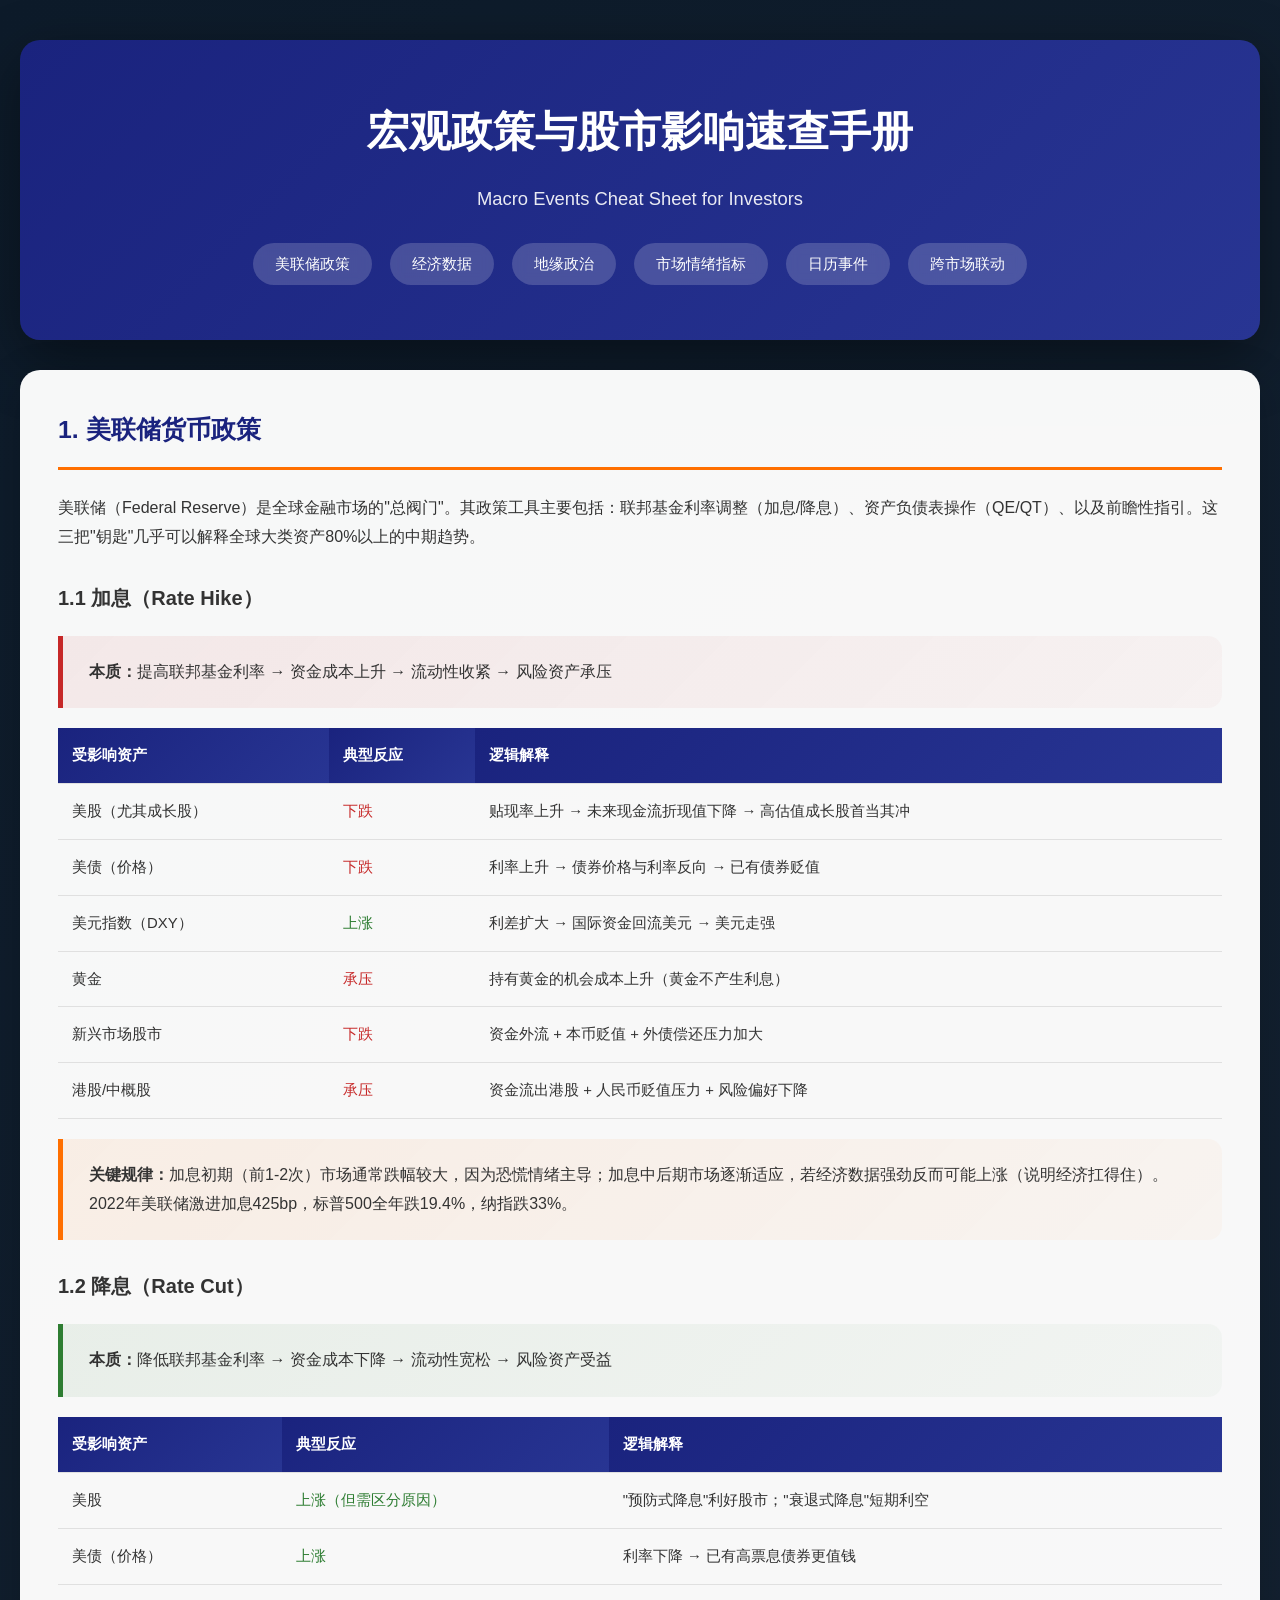
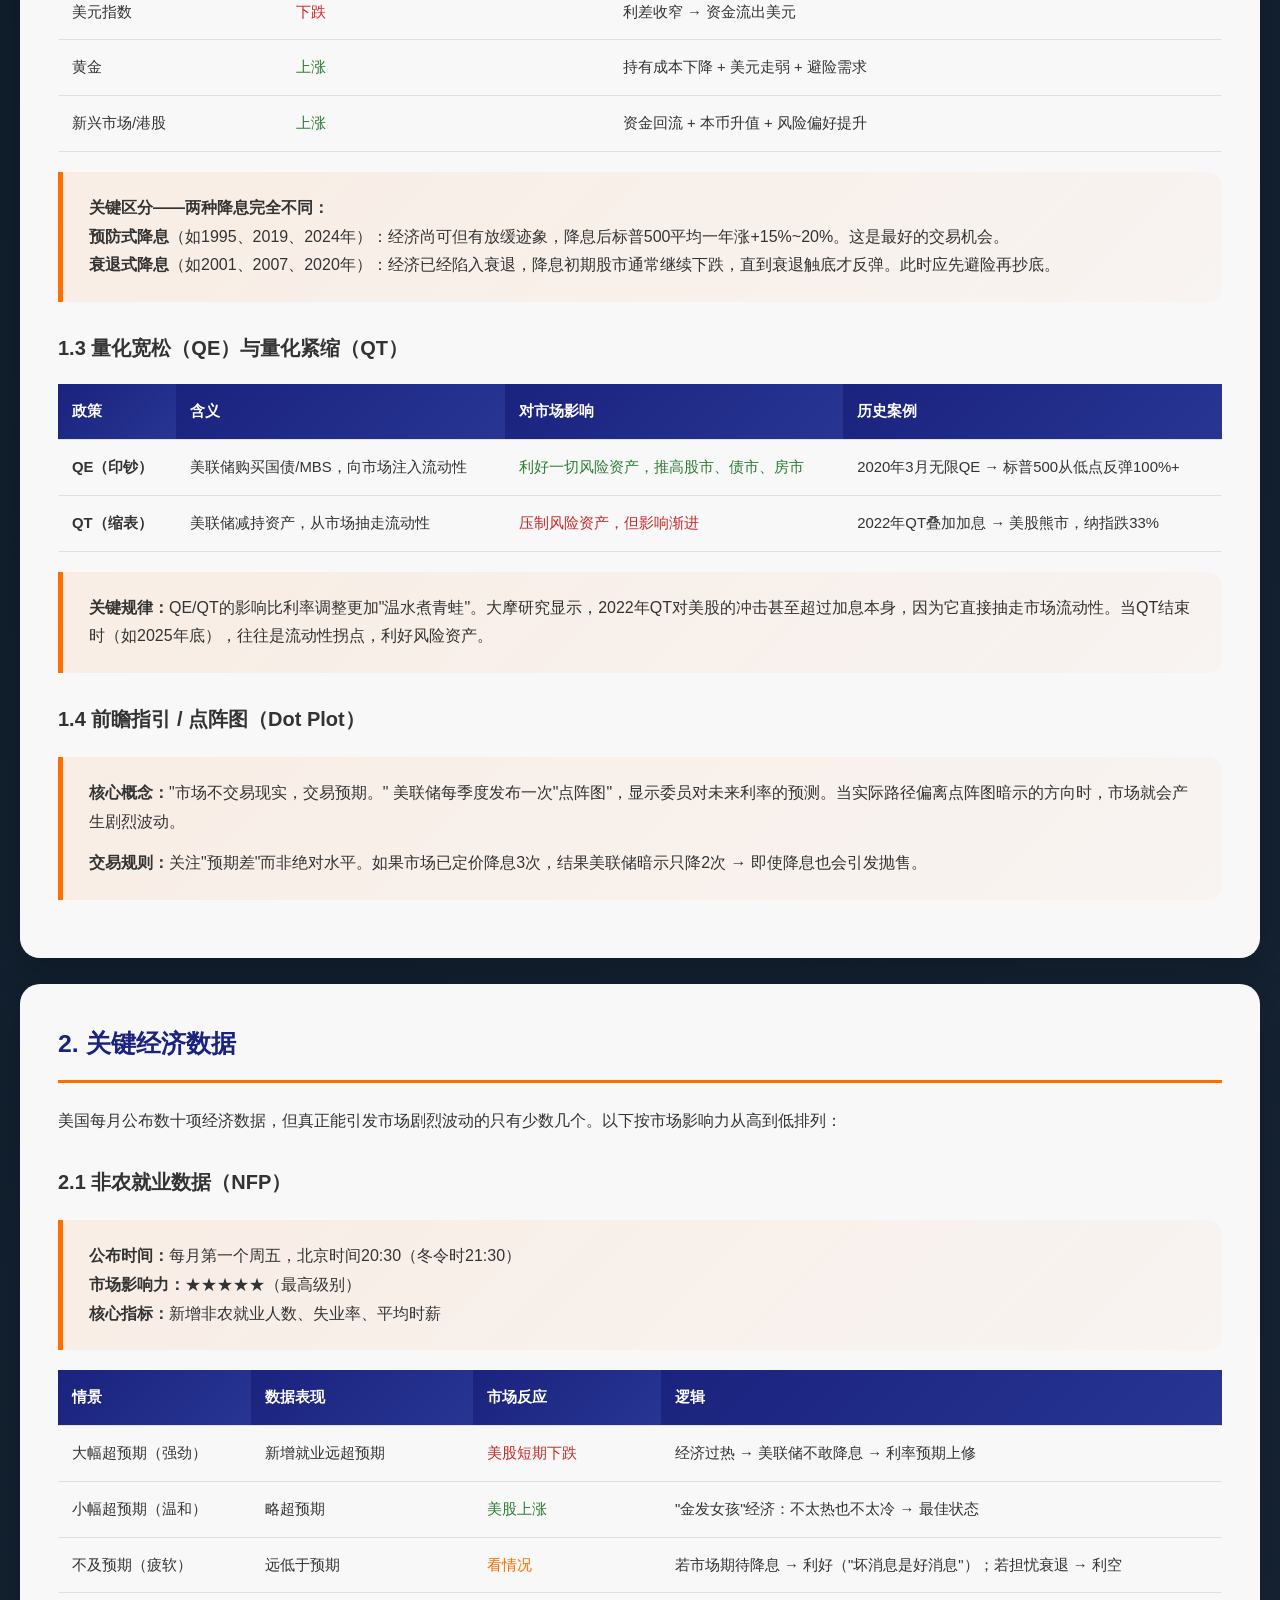
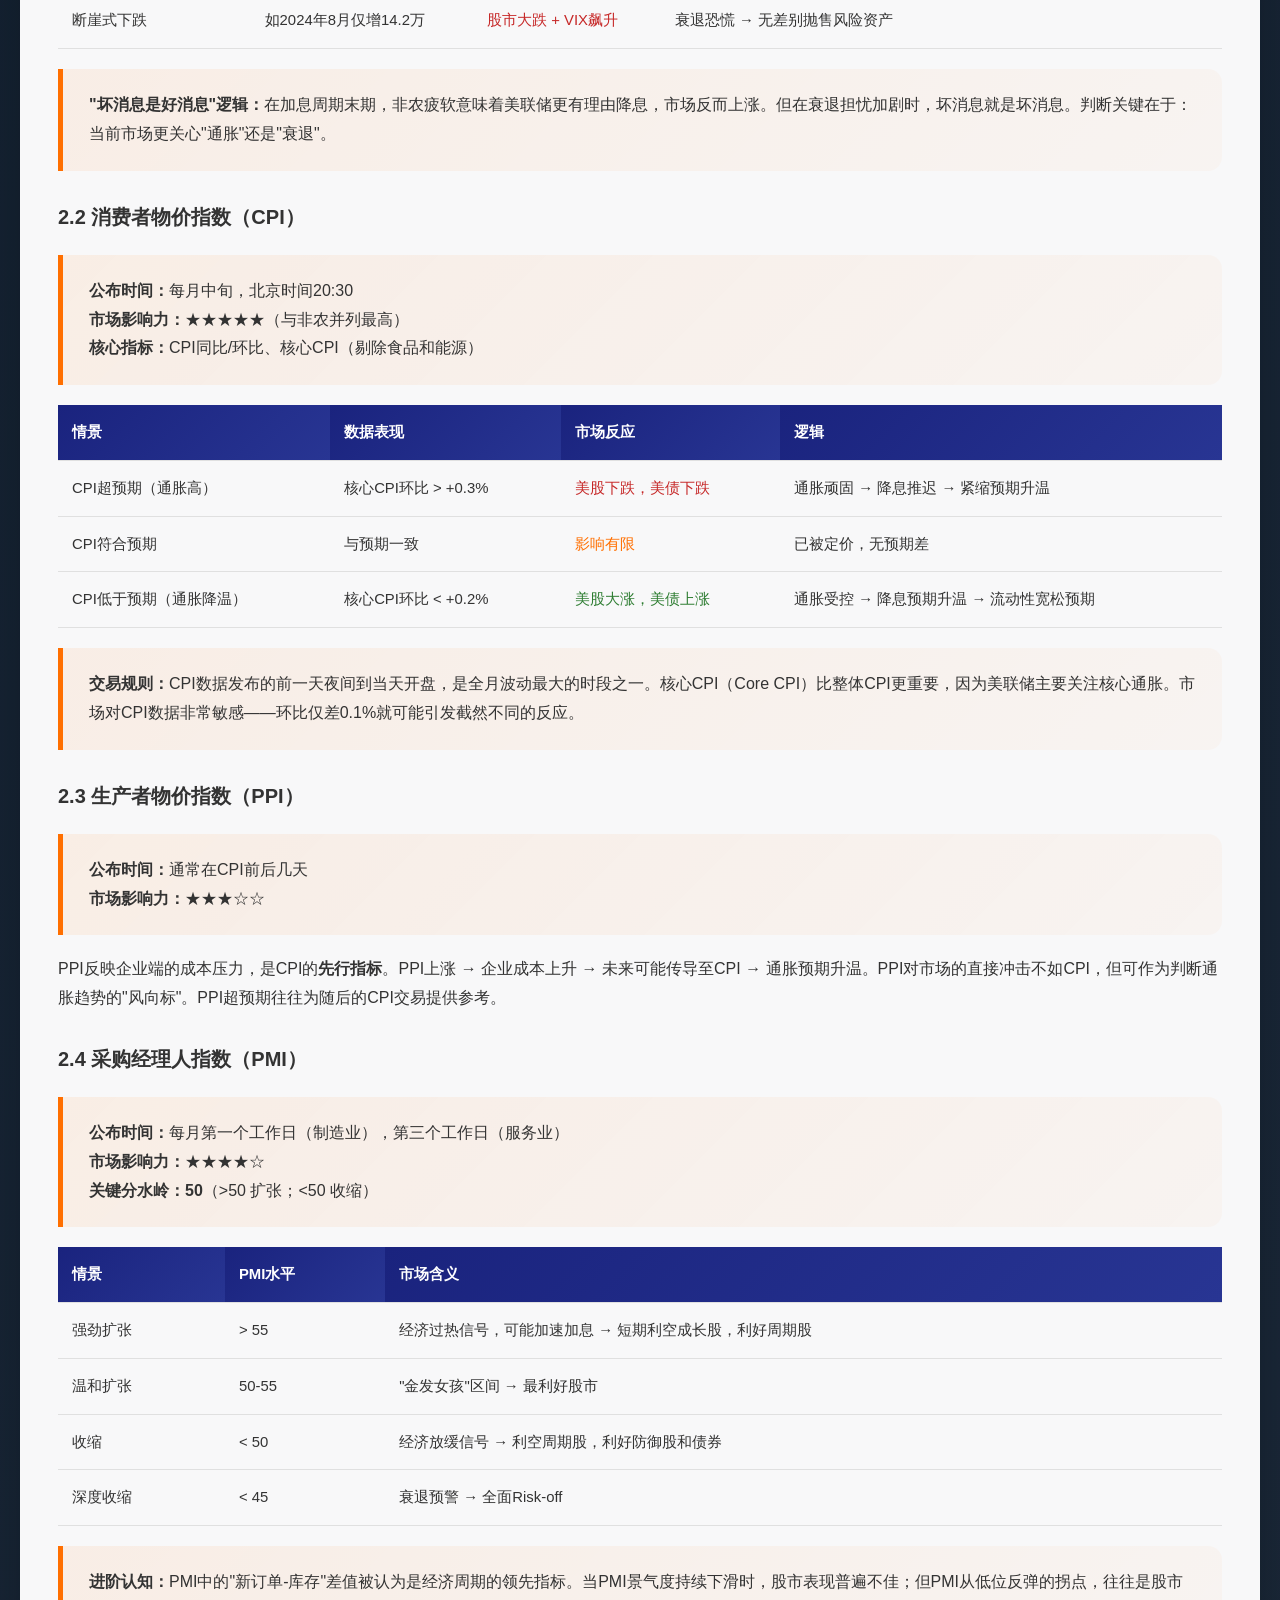
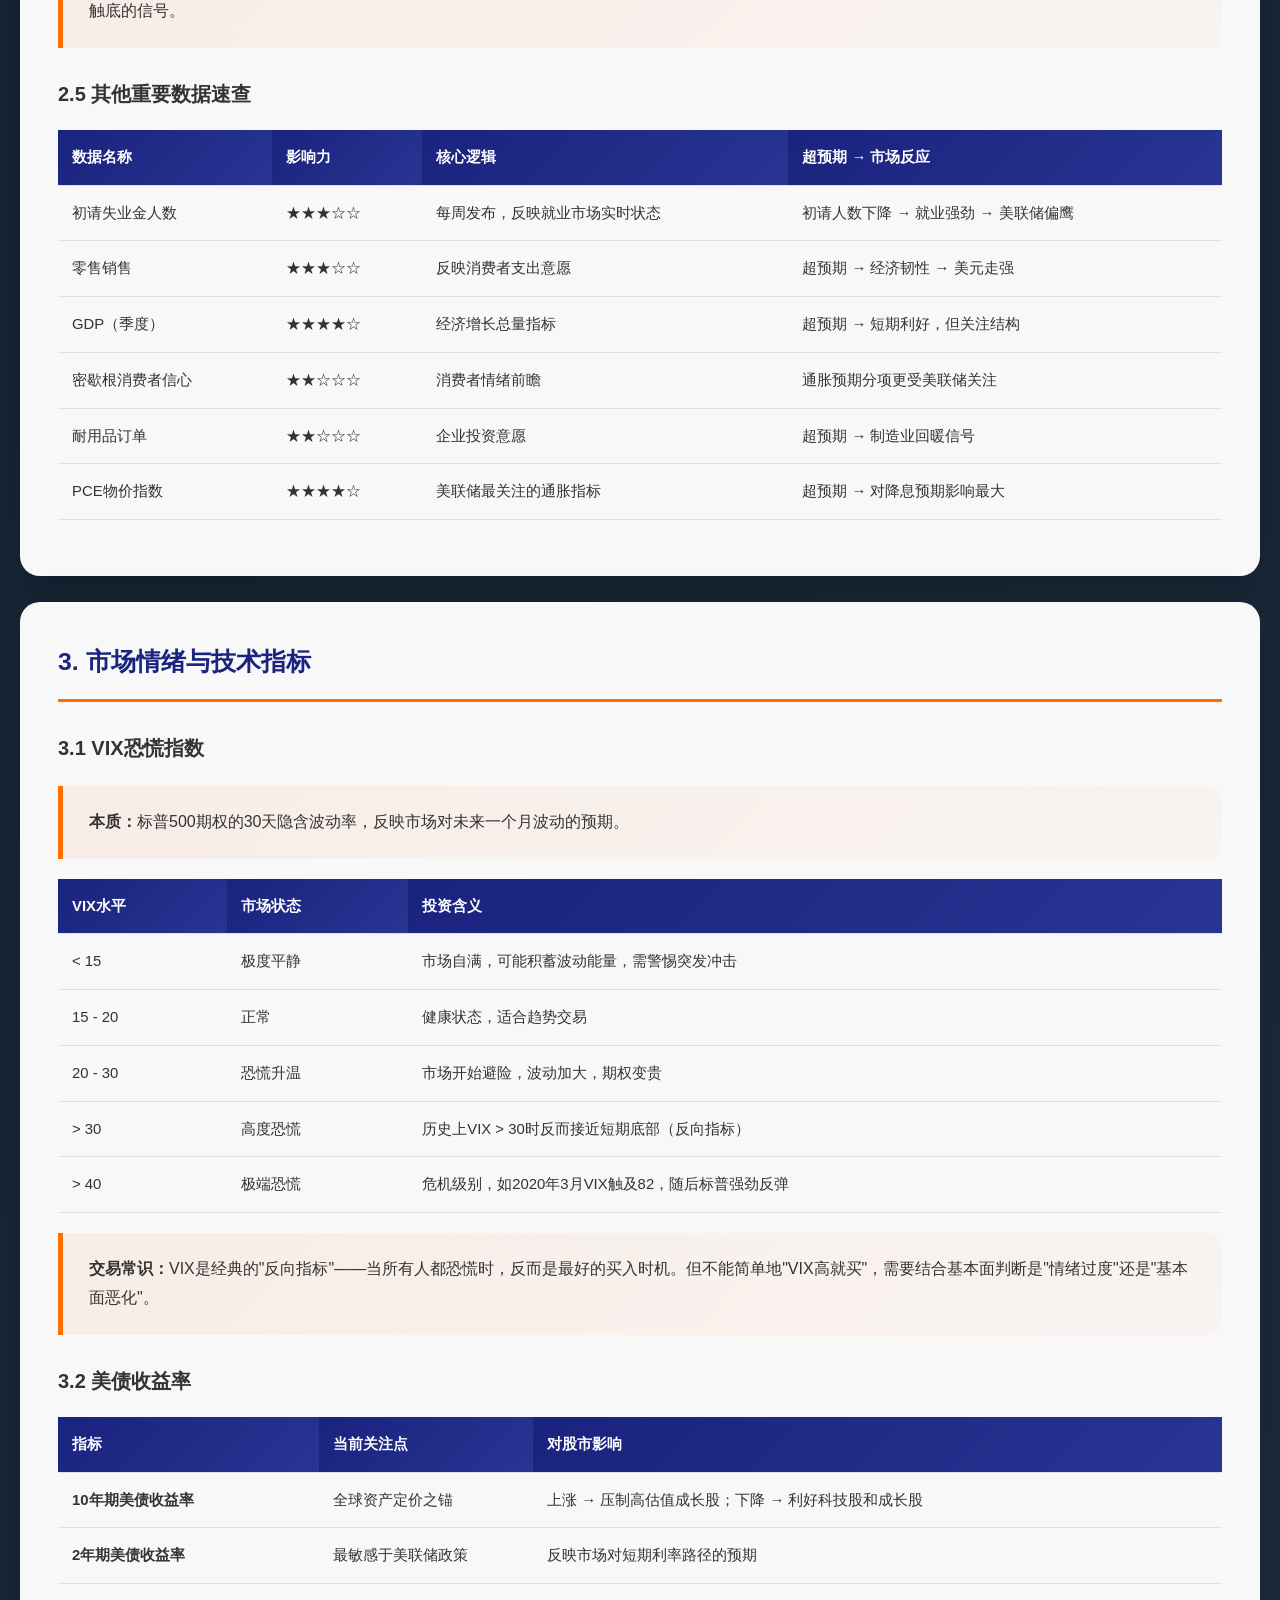
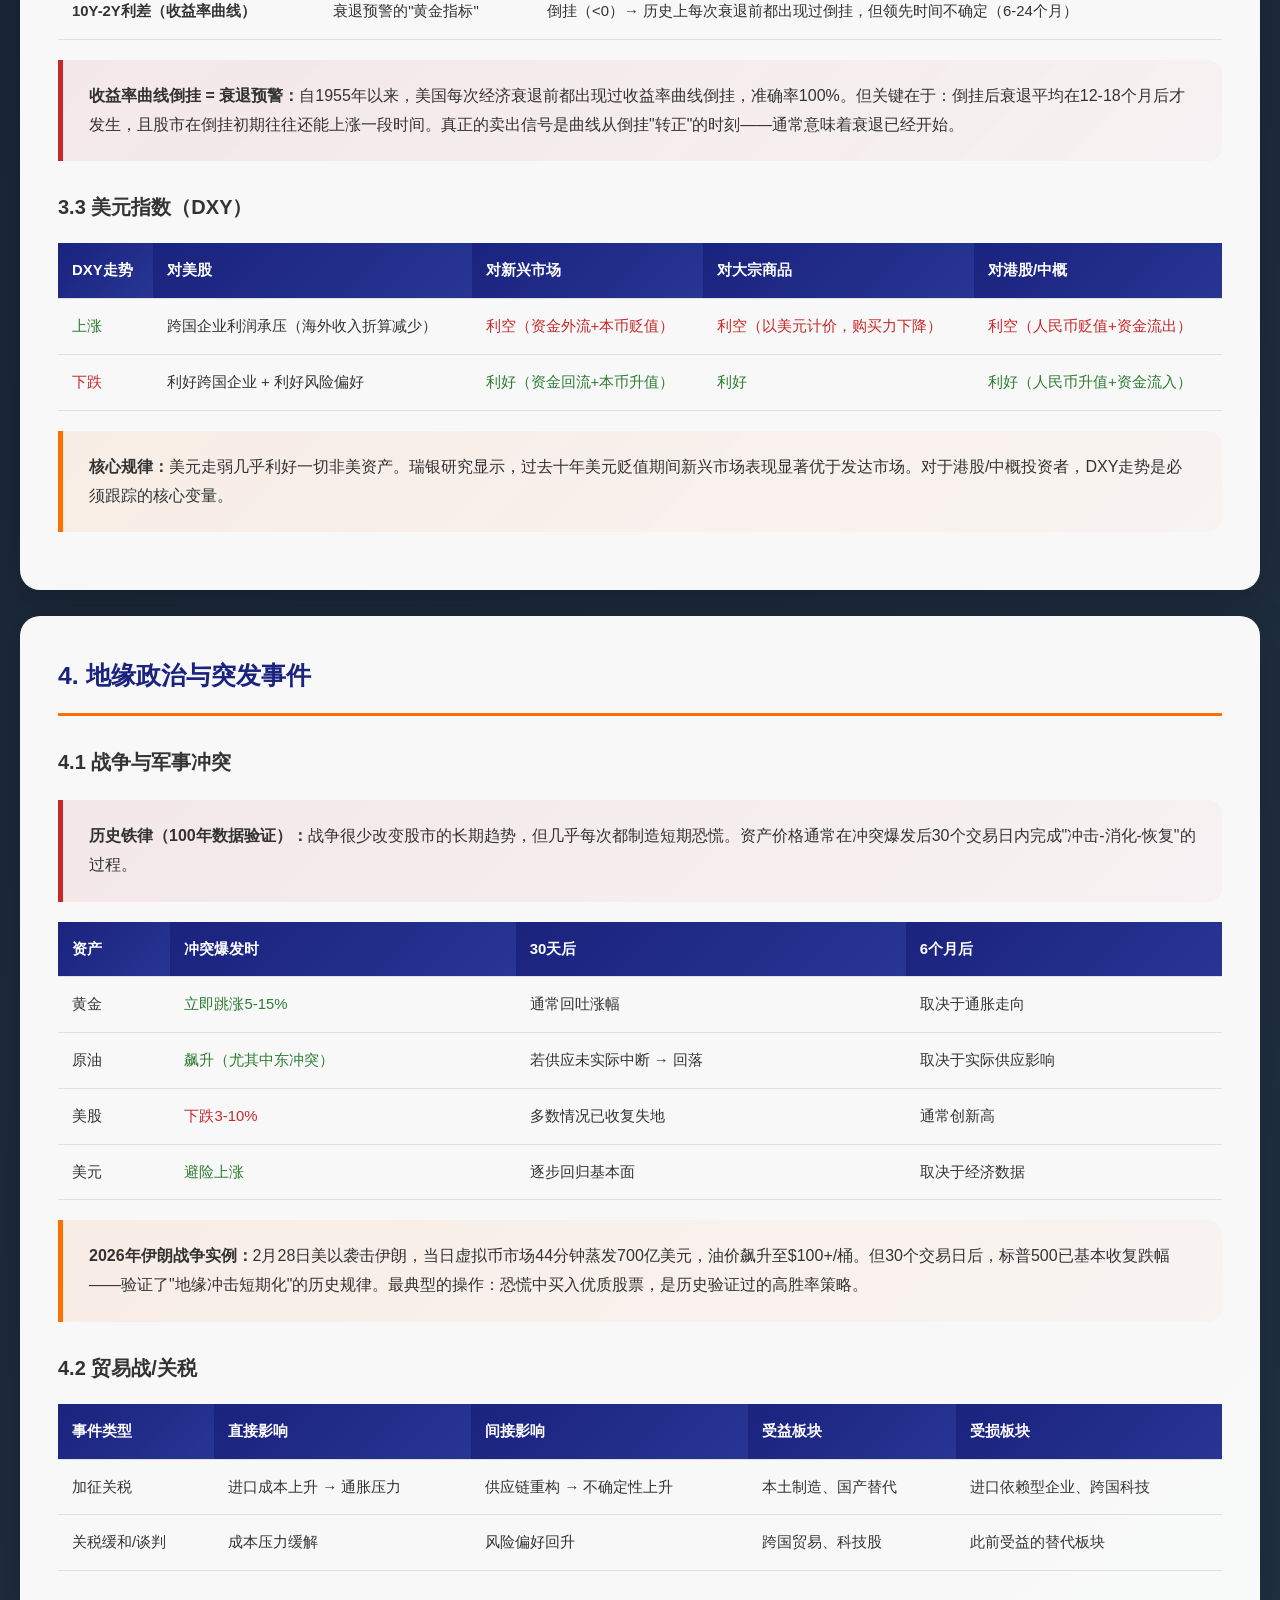
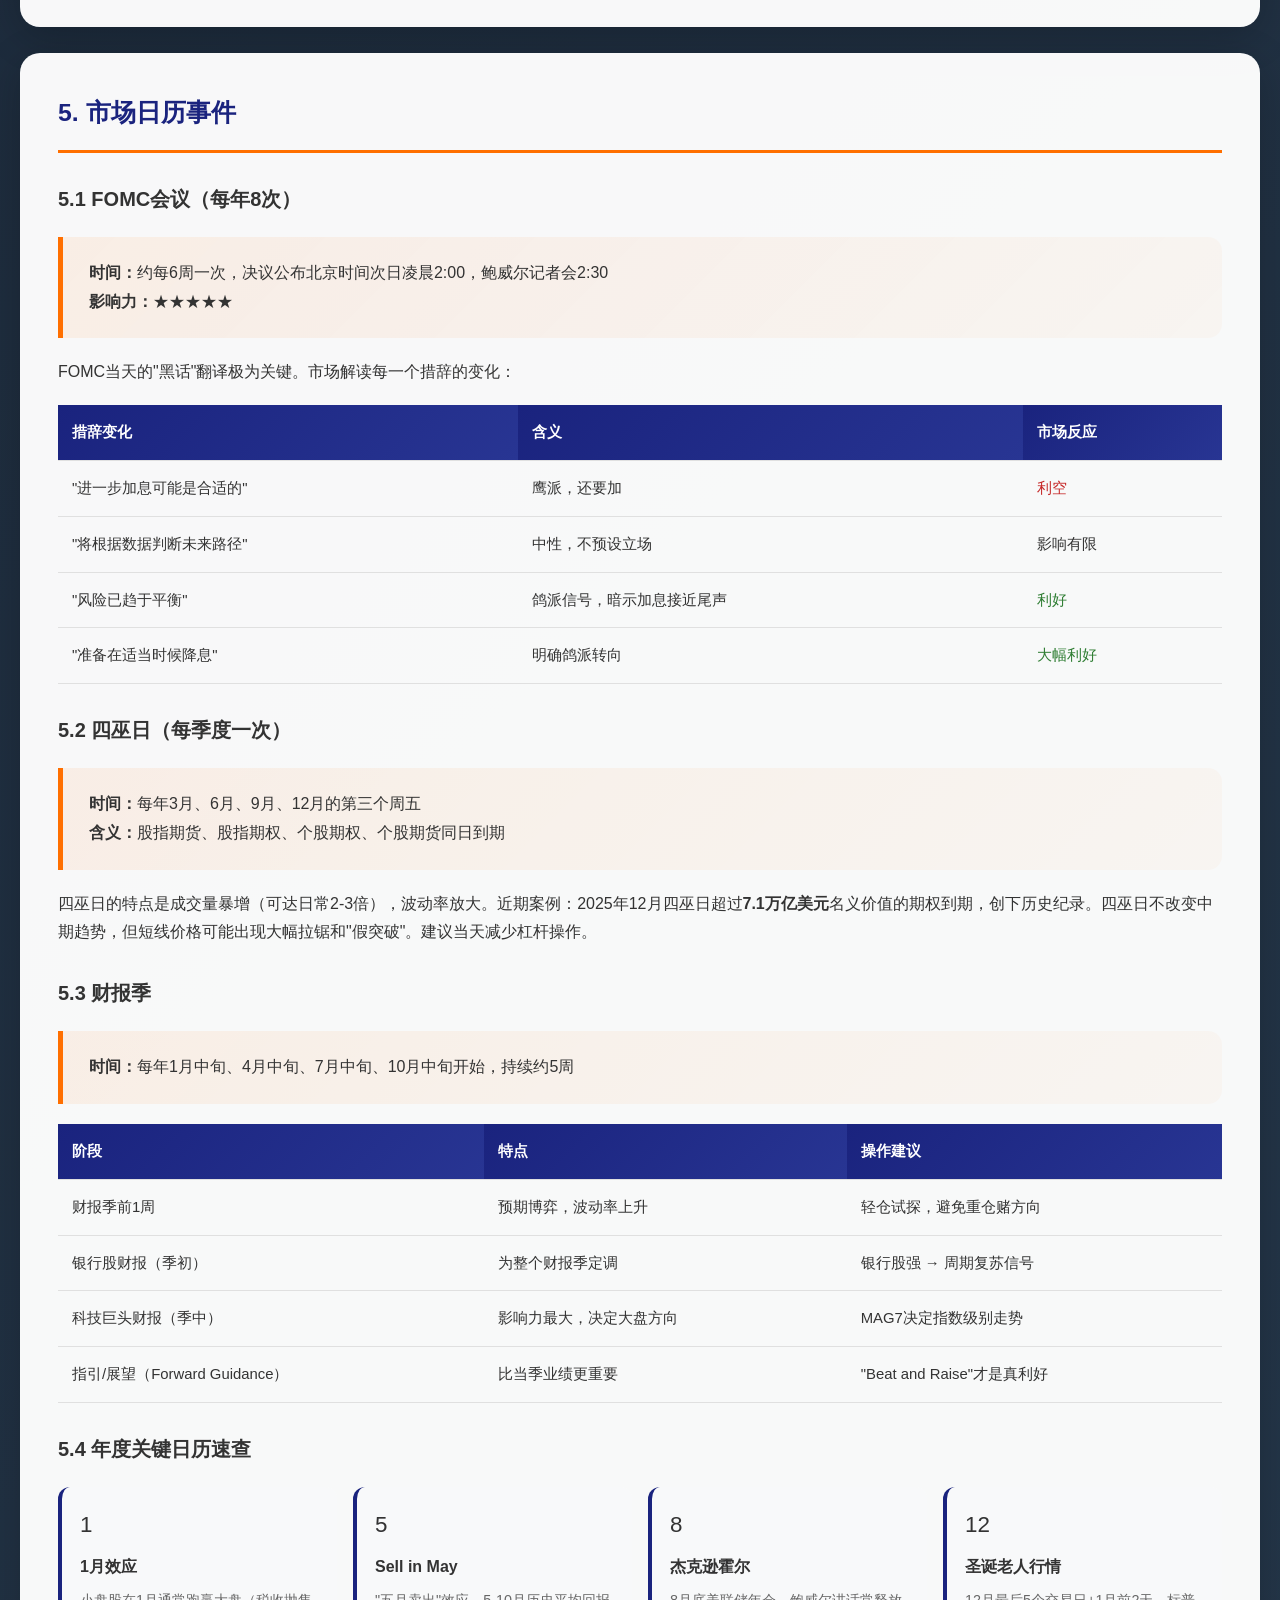
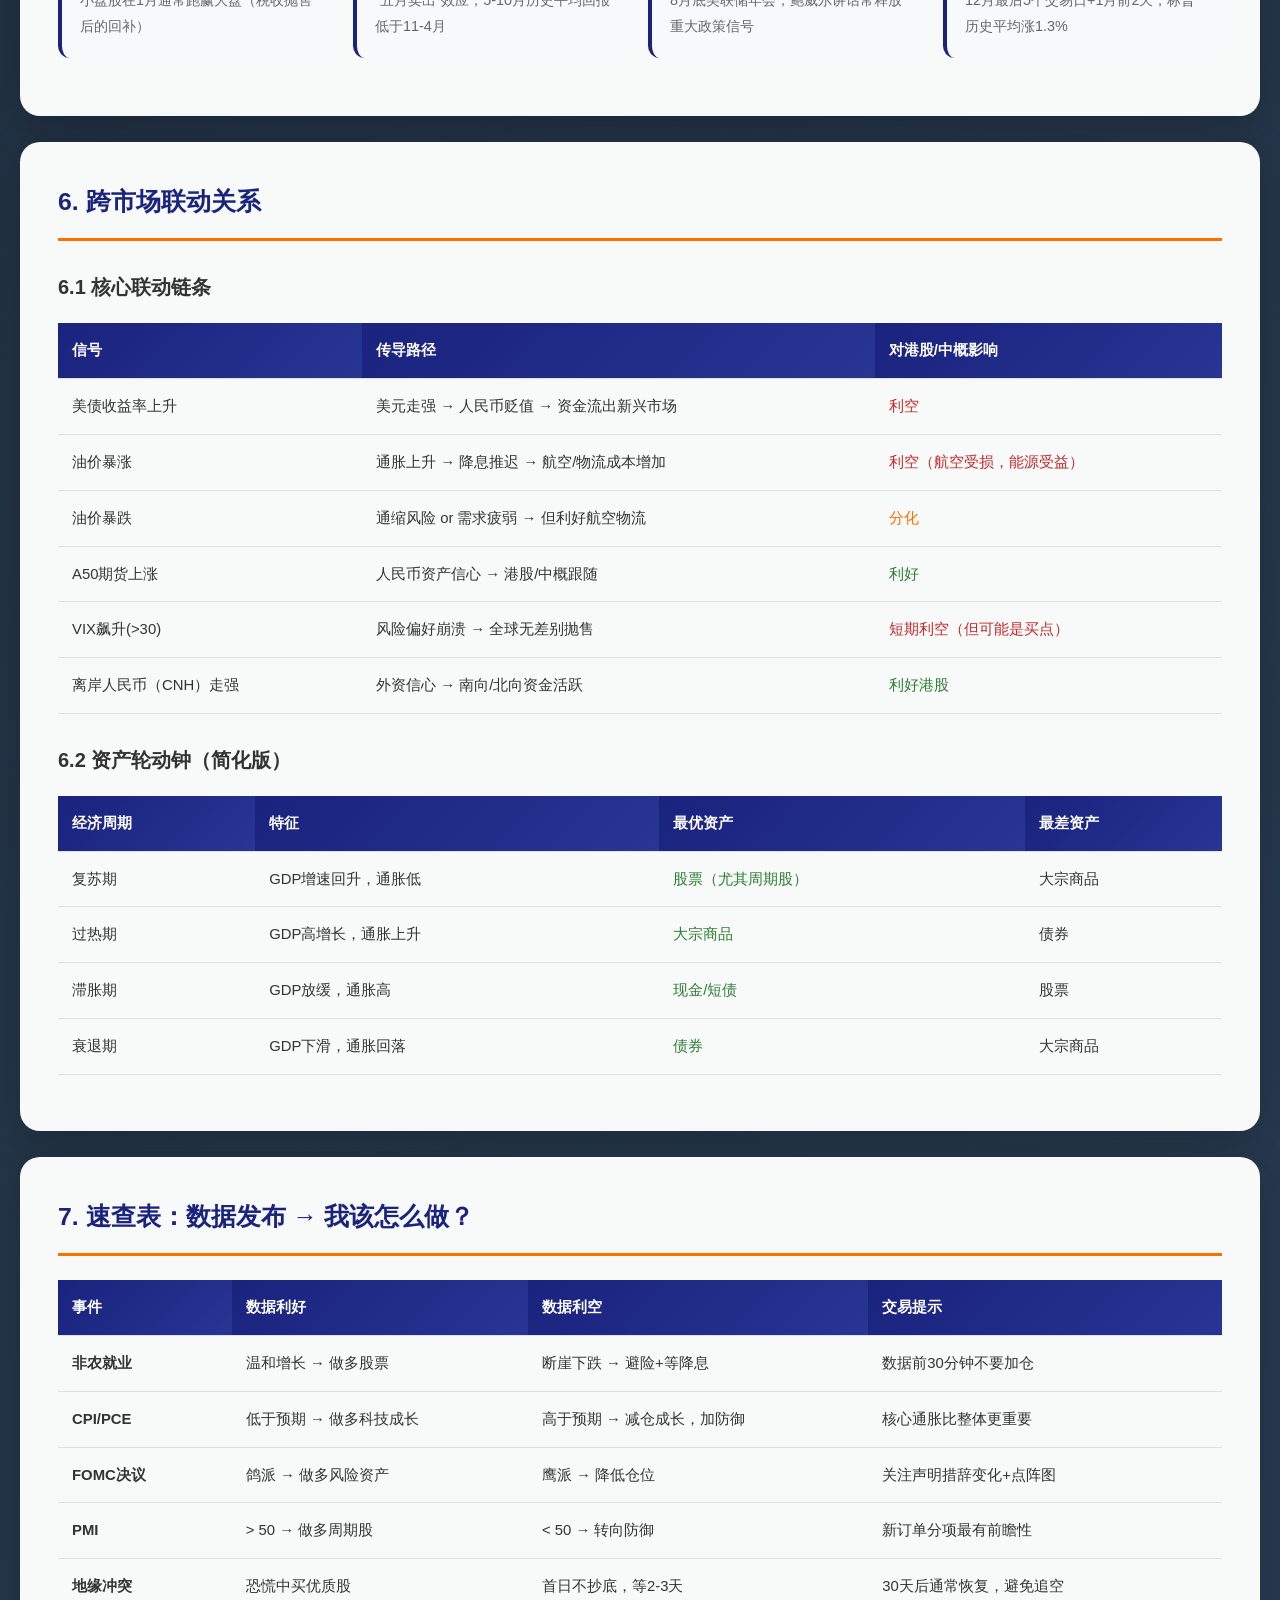
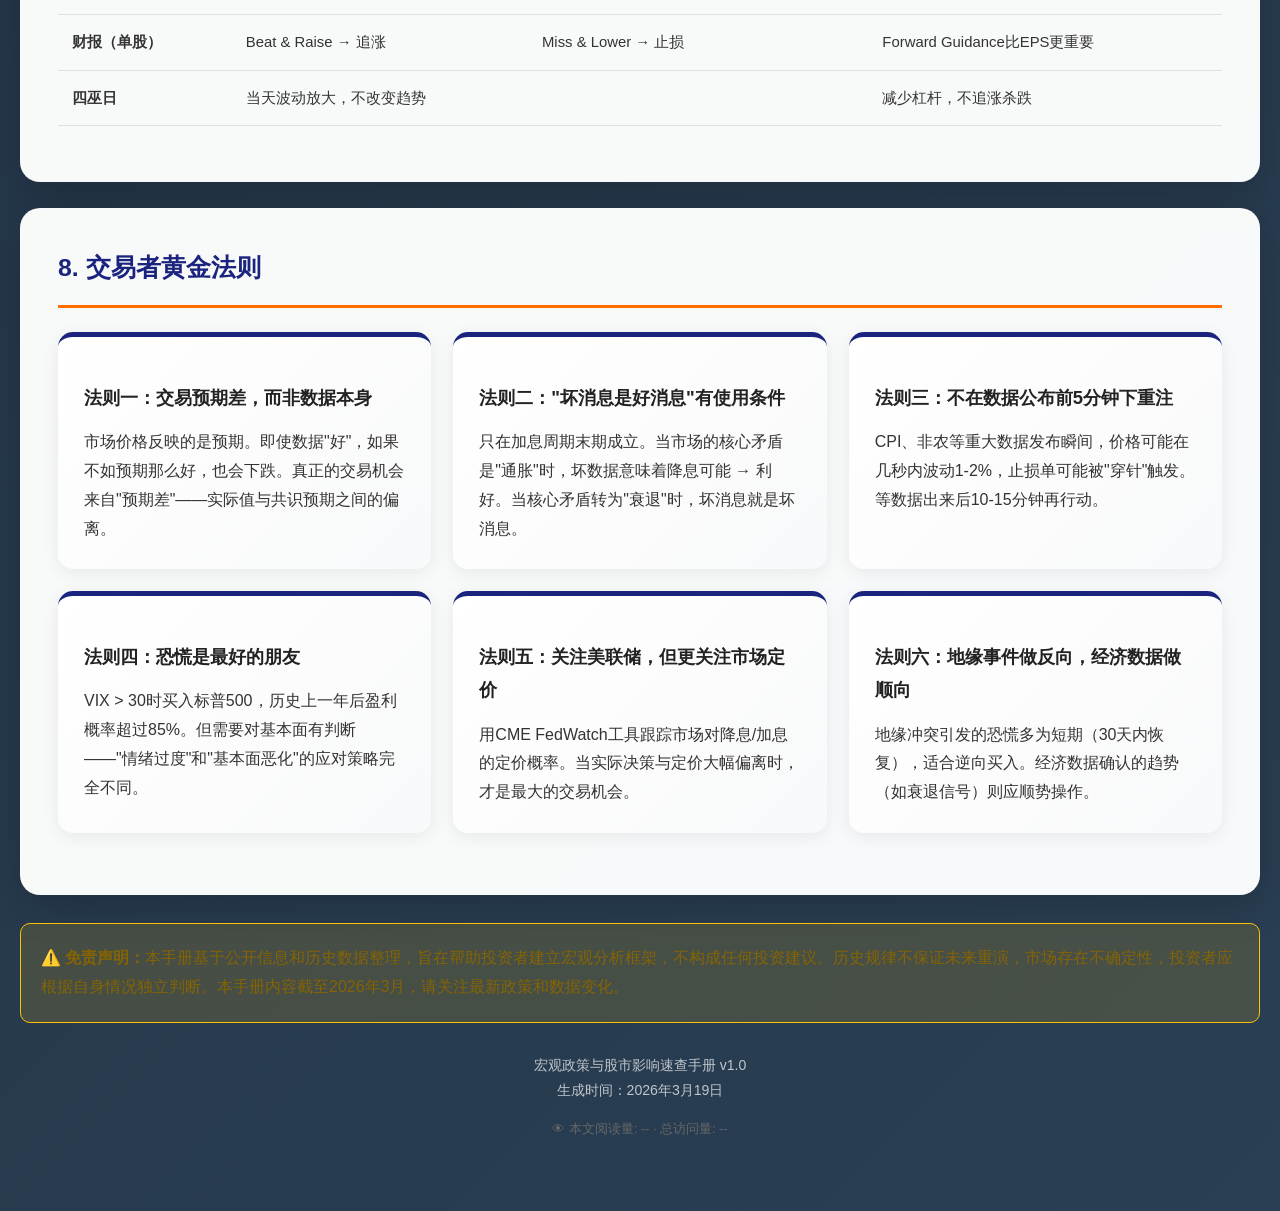
<file: articles/Macro_Policy_Stock_Market_CheatSheet.html>
<!DOCTYPE html>
<html lang="zh-CN">
<head>
    <meta charset="UTF-8">
    <meta name="viewport" content="width=device-width, initial-scale=1.0">
    <title>宏观政策与股市 - 投资者常识手册</title>
    <style>
        :root {
            --primary: #1a237e;
            --accent: #ff6f00;
            --green: #2e7d32;
            --red: #c62828;
            --bg: #0d1b2a;
        }
        * { margin: 0; padding: 0; box-sizing: border-box; }
        body {
            font-family: -apple-system, BlinkMacSystemFont, 'Segoe UI', 'PingFang SC', 'Hiragino Sans GB', 'Microsoft YaHei', sans-serif;
            line-height: 1.8; color: #333;
            background: linear-gradient(135deg, var(--bg) 0%, #1b2838 50%, #2a3f54 100%);
            min-height: 100vh;
        }
        .container { max-width: 1300px; margin: 0 auto; padding: 40px 20px; }

        /* Header */
        .header {
            background: linear-gradient(135deg, var(--primary) 0%, #283593 100%);
            border-radius: 20px; padding: 55px 40px; text-align: center;
            margin-bottom: 30px; box-shadow: 0 20px 60px rgba(0,0,0,.4); color: #fff;
        }
        .header h1 { font-size: 2.6em; margin-bottom: 12px; }
        .header .sub { font-size: 1.15em; opacity: .9; margin-bottom: 28px; }
        .header .badges { display: flex; justify-content: center; gap: 18px; flex-wrap: wrap; }
        .badge {
            background: rgba(255,255,255,.18); border-radius: 30px;
            padding: 8px 22px; font-size: .92em; backdrop-filter: blur(6px);
        }

        /* Sections */
        .section {
            background: rgba(255,255,255,.97); border-radius: 20px;
            padding: 38px; margin-bottom: 26px;
            box-shadow: 0 10px 40px rgba(0,0,0,.2);
        }
        .section h2 {
            font-size: 1.55em; color: var(--primary); margin-bottom: 24px;
            padding-bottom: 14px; border-bottom: 3px solid var(--accent);
            display: flex; align-items: center; gap: 12px;
        }
        .section h3 { font-size: 1.25em; color: #333; margin: 28px 0 14px; }
        .section h4 { font-size: 1.1em; color: #555; margin: 18px 0 10px; }

        /* Tables */
        table { width: 100%; border-collapse: collapse; margin: 18px 0; font-size: .93em; }
        th, td { padding: 14px; text-align: left; border-bottom: 1px solid #e0e0e0; }
        th { background: linear-gradient(135deg, var(--primary), #283593); color: #fff; font-weight: 600; }
        tr:hover { background: #f5f5f5; }

        /* Cards */
        .card-grid {
            display: grid; grid-template-columns: repeat(auto-fit, minmax(320px, 1fr));
            gap: 22px; margin: 24px 0;
        }
        .card {
            background: linear-gradient(135deg, #fff 0%, #f8f9fa 100%);
            border-radius: 15px; padding: 26px;
            box-shadow: 0 4px 18px rgba(0,0,0,.07); border-top: 5px solid;
            transition: transform .25s;
        }
        .card:hover { transform: translateY(-4px); }
        .card.up { border-top-color: var(--green); }
        .card.down { border-top-color: var(--red); }
        .card.mixed { border-top-color: var(--accent); }
        .card.info { border-top-color: var(--primary); }
        .card h4 { font-size: 1.15em; margin-bottom: 14px; color: #222; }
        .card ul { list-style: none; padding: 0; }
        .card li { padding: 7px 0 7px 20px; position: relative; color: #555; }
        .card li::before { content: '▸'; position: absolute; left: 0; color: var(--accent); }

        /* Highlight */
        .hl {
            border-left: 5px solid var(--accent); padding: 22px 26px;
            border-radius: 0 14px 14px 0; margin: 20px 0;
            background: linear-gradient(135deg, rgba(255,111,0,.08), rgba(255,111,0,.03));
        }
        .hl.green { border-left-color: var(--green); background: linear-gradient(135deg, rgba(46,125,50,.08), rgba(46,125,50,.03)); }
        .hl.red { border-left-color: var(--red); background: linear-gradient(135deg, rgba(198,40,40,.08), rgba(198,40,40,.03)); }

        /* Impact Bar */
        .impact { display: flex; align-items: center; gap: 10px; margin: 6px 0; }
        .bar-bg { flex: 1; height: 10px; background: #e0e0e0; border-radius: 5px; overflow: hidden; max-width: 180px; }
        .bar-fill { height: 100%; border-radius: 5px; }
        .bar-fill.high { background: var(--red); width: 90%; }
        .bar-fill.medium { background: var(--accent); width: 60%; }
        .bar-fill.low { background: var(--green); width: 35%; }

        /* Quick Reference */
        .qr-grid {
            display: grid; grid-template-columns: repeat(auto-fit, minmax(250px, 1fr));
            gap: 16px; margin: 20px 0;
        }
        .qr-item {
            background: #f8f9fa; border-radius: 12px; padding: 18px;
            border-left: 4px solid var(--primary);
        }
        .qr-item .emoji { font-size: 1.4em; margin-bottom: 8px; }
        .qr-item .name { font-weight: bold; color: #333; margin-bottom: 6px; }
        .qr-item .desc { font-size: .9em; color: #666; }

        /* Footer */
        .footer { text-align: center; padding: 30px; color: rgba(255,255,255,.7); font-size: .88em; }
        .disclaimer {
            background: rgba(255,193,7,.14); border: 1px solid #ffc107;
            border-radius: 10px; padding: 20px; margin-top: 28px; color: #856404;
        }

        @media (max-width: 768px) {
            .header h1 { font-size: 1.8em; }
            .card-grid { grid-template-columns: 1fr; }
        }
    </style>
</head>
<body>
<div class="container">

<!-- ==================== HEADER ==================== -->
<div class="header">
    <h1>宏观政策与股市影响速查手册</h1>
    <p class="sub">Macro Events Cheat Sheet for Investors</p>
    <div class="badges">
        <span class="badge">美联储政策</span>
        <span class="badge">经济数据</span>
        <span class="badge">地缘政治</span>
        <span class="badge">市场情绪指标</span>
        <span class="badge">日历事件</span>
        <span class="badge">跨市场联动</span>
    </div>
</div>

<!-- ==================== 1. FED POLICY ==================== -->
<div class="section">
    <h2>1. 美联储货币政策</h2>
    <p>美联储（Federal Reserve）是全球金融市场的"总阀门"。其政策工具主要包括：联邦基金利率调整（加息/降息）、资产负债表操作（QE/QT）、以及前瞻性指引。这三把"钥匙"几乎可以解释全球大类资产80%以上的中期趋势。</p>

    <!-- 1.1 加息 -->
    <h3>1.1 加息（Rate Hike）</h3>
    <div class="hl red">
        <p><strong>本质：</strong>提高联邦基金利率 → 资金成本上升 → 流动性收紧 → 风险资产承压</p>
    </div>
    <table>
        <tr><th>受影响资产</th><th>典型反应</th><th>逻辑解释</th></tr>
        <tr><td>美股（尤其成长股）</td><td style="color:#c62828;">下跌</td><td>贴现率上升 → 未来现金流折现值下降 → 高估值成长股首当其冲</td></tr>
        <tr><td>美债（价格）</td><td style="color:#c62828;">下跌</td><td>利率上升 → 债券价格与利率反向 → 已有债券贬值</td></tr>
        <tr><td>美元指数（DXY）</td><td style="color:#2e7d32;">上涨</td><td>利差扩大 → 国际资金回流美元 → 美元走强</td></tr>
        <tr><td>黄金</td><td style="color:#c62828;">承压</td><td>持有黄金的机会成本上升（黄金不产生利息）</td></tr>
        <tr><td>新兴市场股市</td><td style="color:#c62828;">下跌</td><td>资金外流 + 本币贬值 + 外债偿还压力加大</td></tr>
        <tr><td>港股/中概股</td><td style="color:#c62828;">承压</td><td>资金流出港股 + 人民币贬值压力 + 风险偏好下降</td></tr>
    </table>
    <div class="hl">
        <p><strong>关键规律：</strong>加息初期（前1-2次）市场通常跌幅较大，因为恐慌情绪主导；加息中后期市场逐渐适应，若经济数据强劲反而可能上涨（说明经济扛得住）。2022年美联储激进加息425bp，标普500全年跌19.4%，纳指跌33%。</p>
    </div>

    <!-- 1.2 降息 -->
    <h3>1.2 降息（Rate Cut）</h3>
    <div class="hl green">
        <p><strong>本质：</strong>降低联邦基金利率 → 资金成本下降 → 流动性宽松 → 风险资产受益</p>
    </div>
    <table>
        <tr><th>受影响资产</th><th>典型反应</th><th>逻辑解释</th></tr>
        <tr><td>美股</td><td style="color:#2e7d32;">上涨（但需区分原因）</td><td>"预防式降息"利好股市；"衰退式降息"短期利空</td></tr>
        <tr><td>美债（价格）</td><td style="color:#2e7d32;">上涨</td><td>利率下降 → 已有高票息债券更值钱</td></tr>
        <tr><td>美元指数</td><td style="color:#c62828;">下跌</td><td>利差收窄 → 资金流出美元</td></tr>
        <tr><td>黄金</td><td style="color:#2e7d32;">上涨</td><td>持有成本下降 + 美元走弱 + 避险需求</td></tr>
        <tr><td>新兴市场/港股</td><td style="color:#2e7d32;">上涨</td><td>资金回流 + 本币升值 + 风险偏好提升</td></tr>
    </table>
    <div class="hl">
        <p><strong>关键区分——两种降息完全不同：</strong></p>
        <p><strong>预防式降息</strong>（如1995、2019、2024年）：经济尚可但有放缓迹象，降息后标普500平均一年涨+15%~20%。这是最好的交易机会。</p>
        <p><strong>衰退式降息</strong>（如2001、2007、2020年）：经济已经陷入衰退，降息初期股市通常继续下跌，直到衰退触底才反弹。此时应先避险再抄底。</p>
    </div>

    <!-- 1.3 QE/QT -->
    <h3>1.3 量化宽松（QE）与量化紧缩（QT）</h3>
    <table>
        <tr><th>政策</th><th>含义</th><th>对市场影响</th><th>历史案例</th></tr>
        <tr>
            <td><strong>QE（印钞）</strong></td>
            <td>美联储购买国债/MBS，向市场注入流动性</td>
            <td style="color:#2e7d32;">利好一切风险资产，推高股市、债市、房市</td>
            <td>2020年3月无限QE → 标普500从低点反弹100%+</td>
        </tr>
        <tr>
            <td><strong>QT（缩表）</strong></td>
            <td>美联储减持资产，从市场抽走流动性</td>
            <td style="color:#c62828;">压制风险资产，但影响渐进</td>
            <td>2022年QT叠加加息 → 美股熊市，纳指跌33%</td>
        </tr>
    </table>
    <div class="hl">
        <p><strong>关键规律：</strong>QE/QT的影响比利率调整更加"温水煮青蛙"。大摩研究显示，2022年QT对美股的冲击甚至超过加息本身，因为它直接抽走市场流动性。当QT结束时（如2025年底），往往是流动性拐点，利好风险资产。</p>
    </div>

    <!-- 1.4 Forward Guidance -->
    <h3>1.4 前瞻指引 / 点阵图（Dot Plot）</h3>
    <div class="hl">
        <p><strong>核心概念：</strong>"市场不交易现实，交易预期。" 美联储每季度发布一次"点阵图"，显示委员对未来利率的预测。当实际路径偏离点阵图暗示的方向时，市场就会产生剧烈波动。</p>
        <p style="margin-top: 12px;"><strong>交易规则：</strong>关注"预期差"而非绝对水平。如果市场已定价降息3次，结果美联储暗示只降2次 → 即使降息也会引发抛售。</p>
    </div>
</div>

<!-- ==================== 2. ECONOMIC DATA ==================== -->
<div class="section">
    <h2>2. 关键经济数据</h2>
    <p>美国每月公布数十项经济数据，但真正能引发市场剧烈波动的只有少数几个。以下按市场影响力从高到低排列：</p>

    <!-- 2.1 非农 -->
    <h3>2.1 非农就业数据（NFP）</h3>
    <div class="hl">
        <p><strong>公布时间：</strong>每月第一个周五，北京时间20:30（冬令时21:30）</p>
        <p><strong>市场影响力：</strong>★★★★★（最高级别）</p>
        <p><strong>核心指标：</strong>新增非农就业人数、失业率、平均时薪</p>
    </div>
    <table>
        <tr><th>情景</th><th>数据表现</th><th>市场反应</th><th>逻辑</th></tr>
        <tr>
            <td>大幅超预期（强劲）</td>
            <td>新增就业远超预期</td>
            <td style="color:#c62828;">美股短期下跌</td>
            <td>经济过热 → 美联储不敢降息 → 利率预期上修</td>
        </tr>
        <tr>
            <td>小幅超预期（温和）</td>
            <td>略超预期</td>
            <td style="color:#2e7d32;">美股上涨</td>
            <td>"金发女孩"经济：不太热也不太冷 → 最佳状态</td>
        </tr>
        <tr>
            <td>不及预期（疲软）</td>
            <td>远低于预期</td>
            <td style="color:#ff6f00;">看情况</td>
            <td>若市场期待降息 → 利好（"坏消息是好消息"）；若担忧衰退 → 利空</td>
        </tr>
        <tr>
            <td>断崖式下跌</td>
            <td>如2024年8月仅增14.2万</td>
            <td style="color:#c62828;">股市大跌 + VIX飙升</td>
            <td>衰退恐慌 → 无差别抛售风险资产</td>
        </tr>
    </table>
    <div class="hl">
        <p><strong>"坏消息是好消息"逻辑：</strong>在加息周期末期，非农疲软意味着美联储更有理由降息，市场反而上涨。但在衰退担忧加剧时，坏消息就是坏消息。判断关键在于：当前市场更关心"通胀"还是"衰退"。</p>
    </div>

    <!-- 2.2 CPI -->
    <h3>2.2 消费者物价指数（CPI）</h3>
    <div class="hl">
        <p><strong>公布时间：</strong>每月中旬，北京时间20:30</p>
        <p><strong>市场影响力：</strong>★★★★★（与非农并列最高）</p>
        <p><strong>核心指标：</strong>CPI同比/环比、核心CPI（剔除食品和能源）</p>
    </div>
    <table>
        <tr><th>情景</th><th>数据表现</th><th>市场反应</th><th>逻辑</th></tr>
        <tr>
            <td>CPI超预期（通胀高）</td>
            <td>核心CPI环比 > +0.3%</td>
            <td style="color:#c62828;">美股下跌，美债下跌</td>
            <td>通胀顽固 → 降息推迟 → 紧缩预期升温</td>
        </tr>
        <tr>
            <td>CPI符合预期</td>
            <td>与预期一致</td>
            <td style="color:#ff6f00;">影响有限</td>
            <td>已被定价，无预期差</td>
        </tr>
        <tr>
            <td>CPI低于预期（通胀降温）</td>
            <td>核心CPI环比 < +0.2%</td>
            <td style="color:#2e7d32;">美股大涨，美债上涨</td>
            <td>通胀受控 → 降息预期升温 → 流动性宽松预期</td>
        </tr>
    </table>
    <div class="hl">
        <p><strong>交易规则：</strong>CPI数据发布的前一天夜间到当天开盘，是全月波动最大的时段之一。核心CPI（Core CPI）比整体CPI更重要，因为美联储主要关注核心通胀。市场对CPI数据非常敏感——环比仅差0.1%就可能引发截然不同的反应。</p>
    </div>

    <!-- 2.3 PPI -->
    <h3>2.3 生产者物价指数（PPI）</h3>
    <div class="hl">
        <p><strong>公布时间：</strong>通常在CPI前后几天</p>
        <p><strong>市场影响力：</strong>★★★☆☆</p>
    </div>
    <p>PPI反映企业端的成本压力，是CPI的<strong>先行指标</strong>。PPI上涨 → 企业成本上升 → 未来可能传导至CPI → 通胀预期升温。PPI对市场的直接冲击不如CPI，但可作为判断通胀趋势的"风向标"。PPI超预期往往为随后的CPI交易提供参考。</p>

    <!-- 2.4 PMI -->
    <h3>2.4 采购经理人指数（PMI）</h3>
    <div class="hl">
        <p><strong>公布时间：</strong>每月第一个工作日（制造业），第三个工作日（服务业）</p>
        <p><strong>市场影响力：</strong>★★★★☆</p>
        <p><strong>关键分水岭：50</strong>（>50 扩张；<50 收缩）</p>
    </div>
    <table>
        <tr><th>情景</th><th>PMI水平</th><th>市场含义</th></tr>
        <tr><td>强劲扩张</td><td>> 55</td><td>经济过热信号，可能加速加息 → 短期利空成长股，利好周期股</td></tr>
        <tr><td>温和扩张</td><td>50-55</td><td>"金发女孩"区间 → 最利好股市</td></tr>
        <tr><td>收缩</td><td>< 50</td><td>经济放缓信号 → 利空周期股，利好防御股和债券</td></tr>
        <tr><td>深度收缩</td><td>< 45</td><td>衰退预警 → 全面Risk-off</td></tr>
    </table>
    <div class="hl">
        <p><strong>进阶认知：</strong>PMI中的"新订单-库存"差值被认为是经济周期的领先指标。当PMI景气度持续下滑时，股市表现普遍不佳；但PMI从低位反弹的拐点，往往是股市触底的信号。</p>
    </div>

    <!-- 2.5 其他 -->
    <h3>2.5 其他重要数据速查</h3>
    <table>
        <tr><th>数据名称</th><th>影响力</th><th>核心逻辑</th><th>超预期 → 市场反应</th></tr>
        <tr><td>初请失业金人数</td><td>★★★☆☆</td><td>每周发布，反映就业市场实时状态</td><td>初请人数下降 → 就业强劲 → 美联储偏鹰</td></tr>
        <tr><td>零售销售</td><td>★★★☆☆</td><td>反映消费者支出意愿</td><td>超预期 → 经济韧性 → 美元走强</td></tr>
        <tr><td>GDP（季度）</td><td>★★★★☆</td><td>经济增长总量指标</td><td>超预期 → 短期利好，但关注结构</td></tr>
        <tr><td>密歇根消费者信心</td><td>★★☆☆☆</td><td>消费者情绪前瞻</td><td>通胀预期分项更受美联储关注</td></tr>
        <tr><td>耐用品订单</td><td>★★☆☆☆</td><td>企业投资意愿</td><td>超预期 → 制造业回暖信号</td></tr>
        <tr><td>PCE物价指数</td><td>★★★★☆</td><td>美联储最关注的通胀指标</td><td>超预期 → 对降息预期影响最大</td></tr>
    </table>
</div>

<!-- ==================== 3. MARKET SENTIMENT ==================== -->
<div class="section">
    <h2>3. 市场情绪与技术指标</h2>

    <!-- 3.1 VIX -->
    <h3>3.1 VIX恐慌指数</h3>
    <div class="hl">
        <p><strong>本质：</strong>标普500期权的30天隐含波动率，反映市场对未来一个月波动的预期。</p>
    </div>
    <table>
        <tr><th>VIX水平</th><th>市场状态</th><th>投资含义</th></tr>
        <tr><td>< 15</td><td>极度平静</td><td>市场自满，可能积蓄波动能量，需警惕突发冲击</td></tr>
        <tr><td>15 - 20</td><td>正常</td><td>健康状态，适合趋势交易</td></tr>
        <tr><td>20 - 30</td><td>恐慌升温</td><td>市场开始避险，波动加大，期权变贵</td></tr>
        <tr><td>> 30</td><td>高度恐慌</td><td>历史上VIX > 30时反而接近短期底部（反向指标）</td></tr>
        <tr><td>> 40</td><td>极端恐慌</td><td>危机级别，如2020年3月VIX触及82，随后标普强劲反弹</td></tr>
    </table>
    <div class="hl">
        <p><strong>交易常识：</strong>VIX是经典的"反向指标"——当所有人都恐慌时，反而是最好的买入时机。但不能简单地"VIX高就买"，需要结合基本面判断是"情绪过度"还是"基本面恶化"。</p>
    </div>

    <!-- 3.2 Treasury Yield -->
    <h3>3.2 美债收益率</h3>
    <table>
        <tr><th>指标</th><th>当前关注点</th><th>对股市影响</th></tr>
        <tr>
            <td><strong>10年期美债收益率</strong></td>
            <td>全球资产定价之锚</td>
            <td>上涨 → 压制高估值成长股；下降 → 利好科技股和成长股</td>
        </tr>
        <tr>
            <td><strong>2年期美债收益率</strong></td>
            <td>最敏感于美联储政策</td>
            <td>反映市场对短期利率路径的预期</td>
        </tr>
        <tr>
            <td><strong>10Y-2Y利差（收益率曲线）</strong></td>
            <td>衰退预警的"黄金指标"</td>
            <td>倒挂（<0）→ 历史上每次衰退前都出现过倒挂，但领先时间不确定（6-24个月）</td>
        </tr>
    </table>
    <div class="hl red">
        <p><strong>收益率曲线倒挂 = 衰退预警：</strong>自1955年以来，美国每次经济衰退前都出现过收益率曲线倒挂，准确率100%。但关键在于：倒挂后衰退平均在12-18个月后才发生，且股市在倒挂初期往往还能上涨一段时间。真正的卖出信号是曲线从倒挂"转正"的时刻——通常意味着衰退已经开始。</p>
    </div>

    <!-- 3.3 DXY -->
    <h3>3.3 美元指数（DXY）</h3>
    <table>
        <tr><th>DXY走势</th><th>对美股</th><th>对新兴市场</th><th>对大宗商品</th><th>对港股/中概</th></tr>
        <tr>
            <td style="color:#2e7d32;">上涨</td>
            <td>跨国企业利润承压（海外收入折算减少）</td>
            <td style="color:#c62828;">利空（资金外流+本币贬值）</td>
            <td style="color:#c62828;">利空（以美元计价，购买力下降）</td>
            <td style="color:#c62828;">利空（人民币贬值+资金流出）</td>
        </tr>
        <tr>
            <td style="color:#c62828;">下跌</td>
            <td>利好跨国企业 + 利好风险偏好</td>
            <td style="color:#2e7d32;">利好（资金回流+本币升值）</td>
            <td style="color:#2e7d32;">利好</td>
            <td style="color:#2e7d32;">利好（人民币升值+资金流入）</td>
        </tr>
    </table>
    <div class="hl">
        <p><strong>核心规律：</strong>美元走弱几乎利好一切非美资产。瑞银研究显示，过去十年美元贬值期间新兴市场表现显著优于发达市场。对于港股/中概投资者，DXY走势是必须跟踪的核心变量。</p>
    </div>
</div>

<!-- ==================== 4. GEO-POLITICS ==================== -->
<div class="section">
    <h2>4. 地缘政治与突发事件</h2>

    <h3>4.1 战争与军事冲突</h3>
    <div class="hl red">
        <p><strong>历史铁律（100年数据验证）：</strong>战争很少改变股市的长期趋势，但几乎每次都制造短期恐慌。资产价格通常在冲突爆发后30个交易日内完成"冲击-消化-恢复"的过程。</p>
    </div>
    <table>
        <tr><th>资产</th><th>冲突爆发时</th><th>30天后</th><th>6个月后</th></tr>
        <tr><td>黄金</td><td style="color:#2e7d32;">立即跳涨5-15%</td><td>通常回吐涨幅</td><td>取决于通胀走向</td></tr>
        <tr><td>原油</td><td style="color:#2e7d32;">飙升（尤其中东冲突）</td><td>若供应未实际中断 → 回落</td><td>取决于实际供应影响</td></tr>
        <tr><td>美股</td><td style="color:#c62828;">下跌3-10%</td><td>多数情况已收复失地</td><td>通常创新高</td></tr>
        <tr><td>美元</td><td style="color:#2e7d32;">避险上涨</td><td>逐步回归基本面</td><td>取决于经济数据</td></tr>
    </table>
    <div class="hl">
        <p><strong>2026年伊朗战争实例：</strong>2月28日美以袭击伊朗，当日虚拟币市场44分钟蒸发700亿美元，油价飙升至$100+/桶。但30个交易日后，标普500已基本收复跌幅——验证了"地缘冲击短期化"的历史规律。最典型的操作：恐慌中买入优质股票，是历史验证过的高胜率策略。</p>
    </div>

    <h3>4.2 贸易战/关税</h3>
    <table>
        <tr><th>事件类型</th><th>直接影响</th><th>间接影响</th><th>受益板块</th><th>受损板块</th></tr>
        <tr>
            <td>加征关税</td>
            <td>进口成本上升 → 通胀压力</td>
            <td>供应链重构 → 不确定性上升</td>
            <td>本土制造、国产替代</td>
            <td>进口依赖型企业、跨国科技</td>
        </tr>
        <tr>
            <td>关税缓和/谈判</td>
            <td>成本压力缓解</td>
            <td>风险偏好回升</td>
            <td>跨国贸易、科技股</td>
            <td>此前受益的替代板块</td>
        </tr>
    </table>
</div>

<!-- ==================== 5. CALENDAR EVENTS ==================== -->
<div class="section">
    <h2>5. 市场日历事件</h2>

    <h3>5.1 FOMC会议（每年8次）</h3>
    <div class="hl">
        <p><strong>时间：</strong>约每6周一次，决议公布北京时间次日凌晨2:00，鲍威尔记者会2:30</p>
        <p><strong>影响力：</strong>★★★★★</p>
    </div>
    <p>FOMC当天的"黑话"翻译极为关键。市场解读每一个措辞的变化：</p>
    <table>
        <tr><th>措辞变化</th><th>含义</th><th>市场反应</th></tr>
        <tr><td>"进一步加息可能是合适的"</td><td>鹰派，还要加</td><td style="color:#c62828;">利空</td></tr>
        <tr><td>"将根据数据判断未来路径"</td><td>中性，不预设立场</td><td>影响有限</td></tr>
        <tr><td>"风险已趋于平衡"</td><td>鸽派信号，暗示加息接近尾声</td><td style="color:#2e7d32;">利好</td></tr>
        <tr><td>"准备在适当时候降息"</td><td>明确鸽派转向</td><td style="color:#2e7d32;">大幅利好</td></tr>
    </table>

    <h3>5.2 四巫日（每季度一次）</h3>
    <div class="hl">
        <p><strong>时间：</strong>每年3月、6月、9月、12月的第三个周五</p>
        <p><strong>含义：</strong>股指期货、股指期权、个股期权、个股期货同日到期</p>
    </div>
    <p>四巫日的特点是成交量暴增（可达日常2-3倍），波动率放大。近期案例：2025年12月四巫日超过<strong>7.1万亿美元</strong>名义价值的期权到期，创下历史纪录。四巫日不改变中期趋势，但短线价格可能出现大幅拉锯和"假突破"。建议当天减少杠杆操作。</p>

    <h3>5.3 财报季</h3>
    <div class="hl">
        <p><strong>时间：</strong>每年1月中旬、4月中旬、7月中旬、10月中旬开始，持续约5周</p>
    </div>
    <table>
        <tr><th>阶段</th><th>特点</th><th>操作建议</th></tr>
        <tr><td>财报季前1周</td><td>预期博弈，波动率上升</td><td>轻仓试探，避免重仓赌方向</td></tr>
        <tr><td>银行股财报（季初）</td><td>为整个财报季定调</td><td>银行股强 → 周期复苏信号</td></tr>
        <tr><td>科技巨头财报（季中）</td><td>影响力最大，决定大盘方向</td><td>MAG7决定指数级别走势</td></tr>
        <tr><td>指引/展望（Forward Guidance）</td><td>比当季业绩更重要</td><td>"Beat and Raise"才是真利好</td></tr>
    </table>

    <h3>5.4 年度关键日历速查</h3>
    <div class="qr-grid">
        <div class="qr-item"><div class="emoji">1</div><div class="name">1月效应</div><div class="desc">小盘股在1月通常跑赢大盘（税收抛售后的回补）</div></div>
        <div class="qr-item"><div class="emoji">5</div><div class="name">Sell in May</div><div class="desc">"五月卖出"效应，5-10月历史平均回报低于11-4月</div></div>
        <div class="qr-item"><div class="emoji">8</div><div class="name">杰克逊霍尔</div><div class="desc">8月底美联储年会，鲍威尔讲话常释放重大政策信号</div></div>
        <div class="qr-item"><div class="emoji">12</div><div class="name">圣诞老人行情</div><div class="desc">12月最后5个交易日+1月前2天，标普历史平均涨1.3%</div></div>
    </div>
</div>

<!-- ==================== 6. CROSS-MARKET ==================== -->
<div class="section">
    <h2>6. 跨市场联动关系</h2>

    <h3>6.1 核心联动链条</h3>
    <table>
        <tr><th>信号</th><th>传导路径</th><th>对港股/中概影响</th></tr>
        <tr><td>美债收益率上升</td><td>美元走强 → 人民币贬值 → 资金流出新兴市场</td><td style="color:#c62828;">利空</td></tr>
        <tr><td>油价暴涨</td><td>通胀上升 → 降息推迟 → 航空/物流成本增加</td><td style="color:#c62828;">利空（航空受损，能源受益）</td></tr>
        <tr><td>油价暴跌</td><td>通缩风险 or 需求疲弱 → 但利好航空物流</td><td style="color:#ff6f00;">分化</td></tr>
        <tr><td>A50期货上涨</td><td>人民币资产信心 → 港股/中概跟随</td><td style="color:#2e7d32;">利好</td></tr>
        <tr><td>VIX飙升(>30)</td><td>风险偏好崩溃 → 全球无差别抛售</td><td style="color:#c62828;">短期利空（但可能是买点）</td></tr>
        <tr><td>离岸人民币（CNH）走强</td><td>外资信心 → 南向/北向资金活跃</td><td style="color:#2e7d32;">利好港股</td></tr>
    </table>

    <h3>6.2 资产轮动钟（简化版）</h3>
    <table>
        <tr><th>经济周期</th><th>特征</th><th>最优资产</th><th>最差资产</th></tr>
        <tr><td>复苏期</td><td>GDP增速回升，通胀低</td><td style="color:#2e7d32;">股票（尤其周期股）</td><td>大宗商品</td></tr>
        <tr><td>过热期</td><td>GDP高增长，通胀上升</td><td style="color:#2e7d32;">大宗商品</td><td>债券</td></tr>
        <tr><td>滞胀期</td><td>GDP放缓，通胀高</td><td style="color:#2e7d32;">现金/短债</td><td>股票</td></tr>
        <tr><td>衰退期</td><td>GDP下滑，通胀回落</td><td style="color:#2e7d32;">债券</td><td>大宗商品</td></tr>
    </table>
</div>

<!-- ==================== 7. QUICK CHEAT SHEET ==================== -->
<div class="section">
    <h2>7. 速查表：数据发布 → 我该怎么做？</h2>
    <table>
        <tr><th>事件</th><th>数据利好</th><th>数据利空</th><th>交易提示</th></tr>
        <tr>
            <td><strong>非农就业</strong></td>
            <td>温和增长 → 做多股票</td>
            <td>断崖下跌 → 避险+等降息</td>
            <td>数据前30分钟不要加仓</td>
        </tr>
        <tr>
            <td><strong>CPI/PCE</strong></td>
            <td>低于预期 → 做多科技成长</td>
            <td>高于预期 → 减仓成长，加防御</td>
            <td>核心通胀比整体更重要</td>
        </tr>
        <tr>
            <td><strong>FOMC决议</strong></td>
            <td>鸽派 → 做多风险资产</td>
            <td>鹰派 → 降低仓位</td>
            <td>关注声明措辞变化+点阵图</td>
        </tr>
        <tr>
            <td><strong>PMI</strong></td>
            <td>> 50 → 做多周期股</td>
            <td>< 50 → 转向防御</td>
            <td>新订单分项最有前瞻性</td>
        </tr>
        <tr>
            <td><strong>地缘冲突</strong></td>
            <td>恐慌中买优质股</td>
            <td>首日不抄底，等2-3天</td>
            <td>30天后通常恢复，避免追空</td>
        </tr>
        <tr>
            <td><strong>财报（单股）</strong></td>
            <td>Beat & Raise → 追涨</td>
            <td>Miss & Lower → 止损</td>
            <td>Forward Guidance比EPS更重要</td>
        </tr>
        <tr>
            <td><strong>四巫日</strong></td>
            <td colspan="2">当天波动放大，不改变趋势</td>
            <td>减少杠杆，不追涨杀跌</td>
        </tr>
    </table>
</div>

<!-- ==================== 8. GOLDEN RULES ==================== -->
<div class="section">
    <h2>8. 交易者黄金法则</h2>
    <div class="card-grid">
        <div class="card info">
            <h4>法则一：交易预期差，而非数据本身</h4>
            <p>市场价格反映的是预期。即使数据"好"，如果不如预期那么好，也会下跌。真正的交易机会来自"预期差"——实际值与共识预期之间的偏离。</p>
        </div>
        <div class="card info">
            <h4>法则二："坏消息是好消息"有使用条件</h4>
            <p>只在加息周期末期成立。当市场的核心矛盾是"通胀"时，坏数据意味着降息可能 → 利好。当核心矛盾转为"衰退"时，坏消息就是坏消息。</p>
        </div>
        <div class="card info">
            <h4>法则三：不在数据公布前5分钟下重注</h4>
            <p>CPI、非农等重大数据发布瞬间，价格可能在几秒内波动1-2%，止损单可能被"穿针"触发。等数据出来后10-15分钟再行动。</p>
        </div>
        <div class="card info">
            <h4>法则四：恐慌是最好的朋友</h4>
            <p>VIX > 30时买入标普500，历史上一年后盈利概率超过85%。但需要对基本面有判断——"情绪过度"和"基本面恶化"的应对策略完全不同。</p>
        </div>
        <div class="card info">
            <h4>法则五：关注美联储，但更关注市场定价</h4>
            <p>用CME FedWatch工具跟踪市场对降息/加息的定价概率。当实际决策与定价大幅偏离时，才是最大的交易机会。</p>
        </div>
        <div class="card info">
            <h4>法则六：地缘事件做反向，经济数据做顺向</h4>
            <p>地缘冲突引发的恐慌多为短期（30天内恢复），适合逆向买入。经济数据确认的趋势（如衰退信号）则应顺势操作。</p>
        </div>
    </div>
</div>

<!-- ==================== DISCLAIMER ==================== -->
<div class="disclaimer">
    <strong>⚠️ 免责声明：</strong>本手册基于公开信息和历史数据整理，旨在帮助投资者建立宏观分析框架，不构成任何投资建议。历史规律不保证未来重演，市场存在不确定性，投资者应根据自身情况独立判断。本手册内容截至2026年3月，请关注最新政策和数据变化。
</div>

<div class="footer">
    <p>宏观政策与股市影响速查手册 v1.0</p>
    <p>生成时间：2026年3月19日</p>
    <p style="margin-top: 15px; font-size: 0.9em; color: #666;">👁 本文阅读量: <span id="busuanzi_value_page_pv">--</span> · 总访问量: <span id="busuanzi_value_site_pv">--</span></p>
</div>
</div>

<!-- 不蒜子访问统计 -->
<script async src="https://busuanzi.ibruce.info/busuanzi/2.3/busuanzi.pure.mini.js"></script>
</body>
</html>
</file>
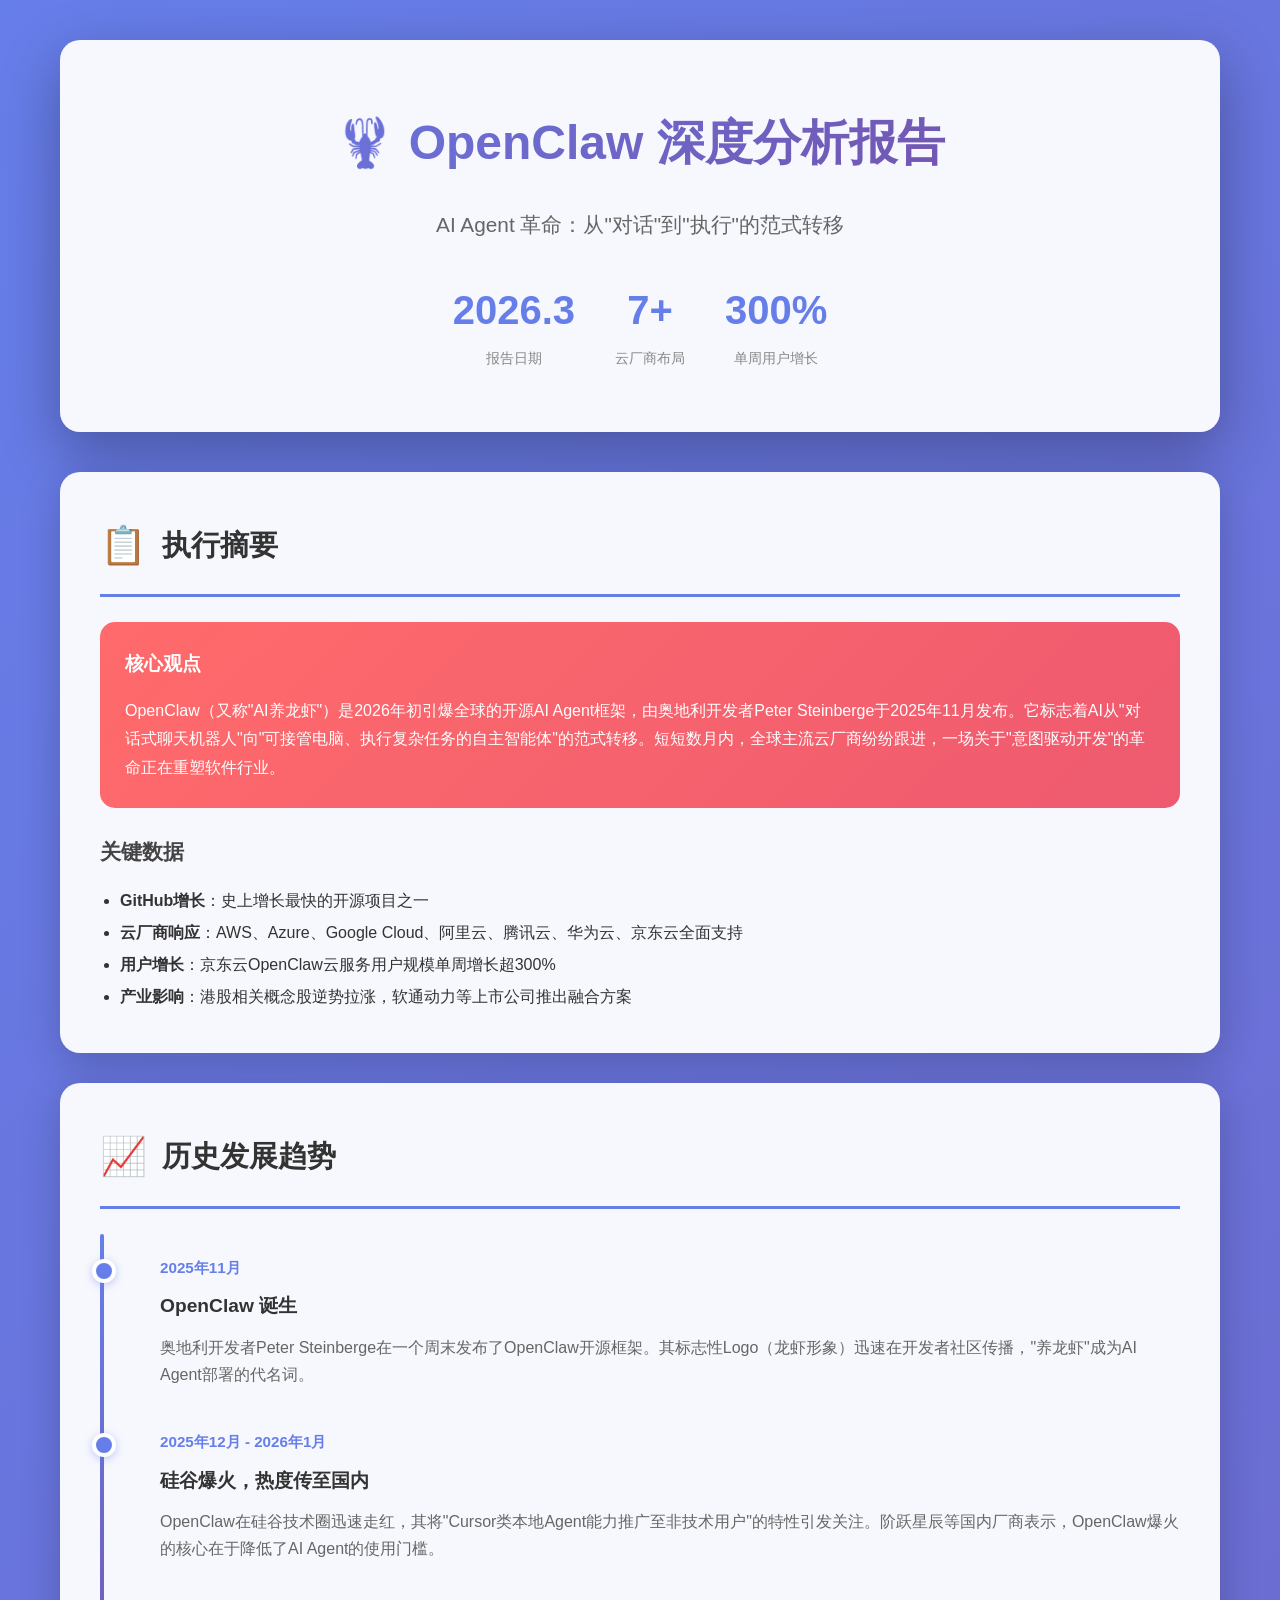
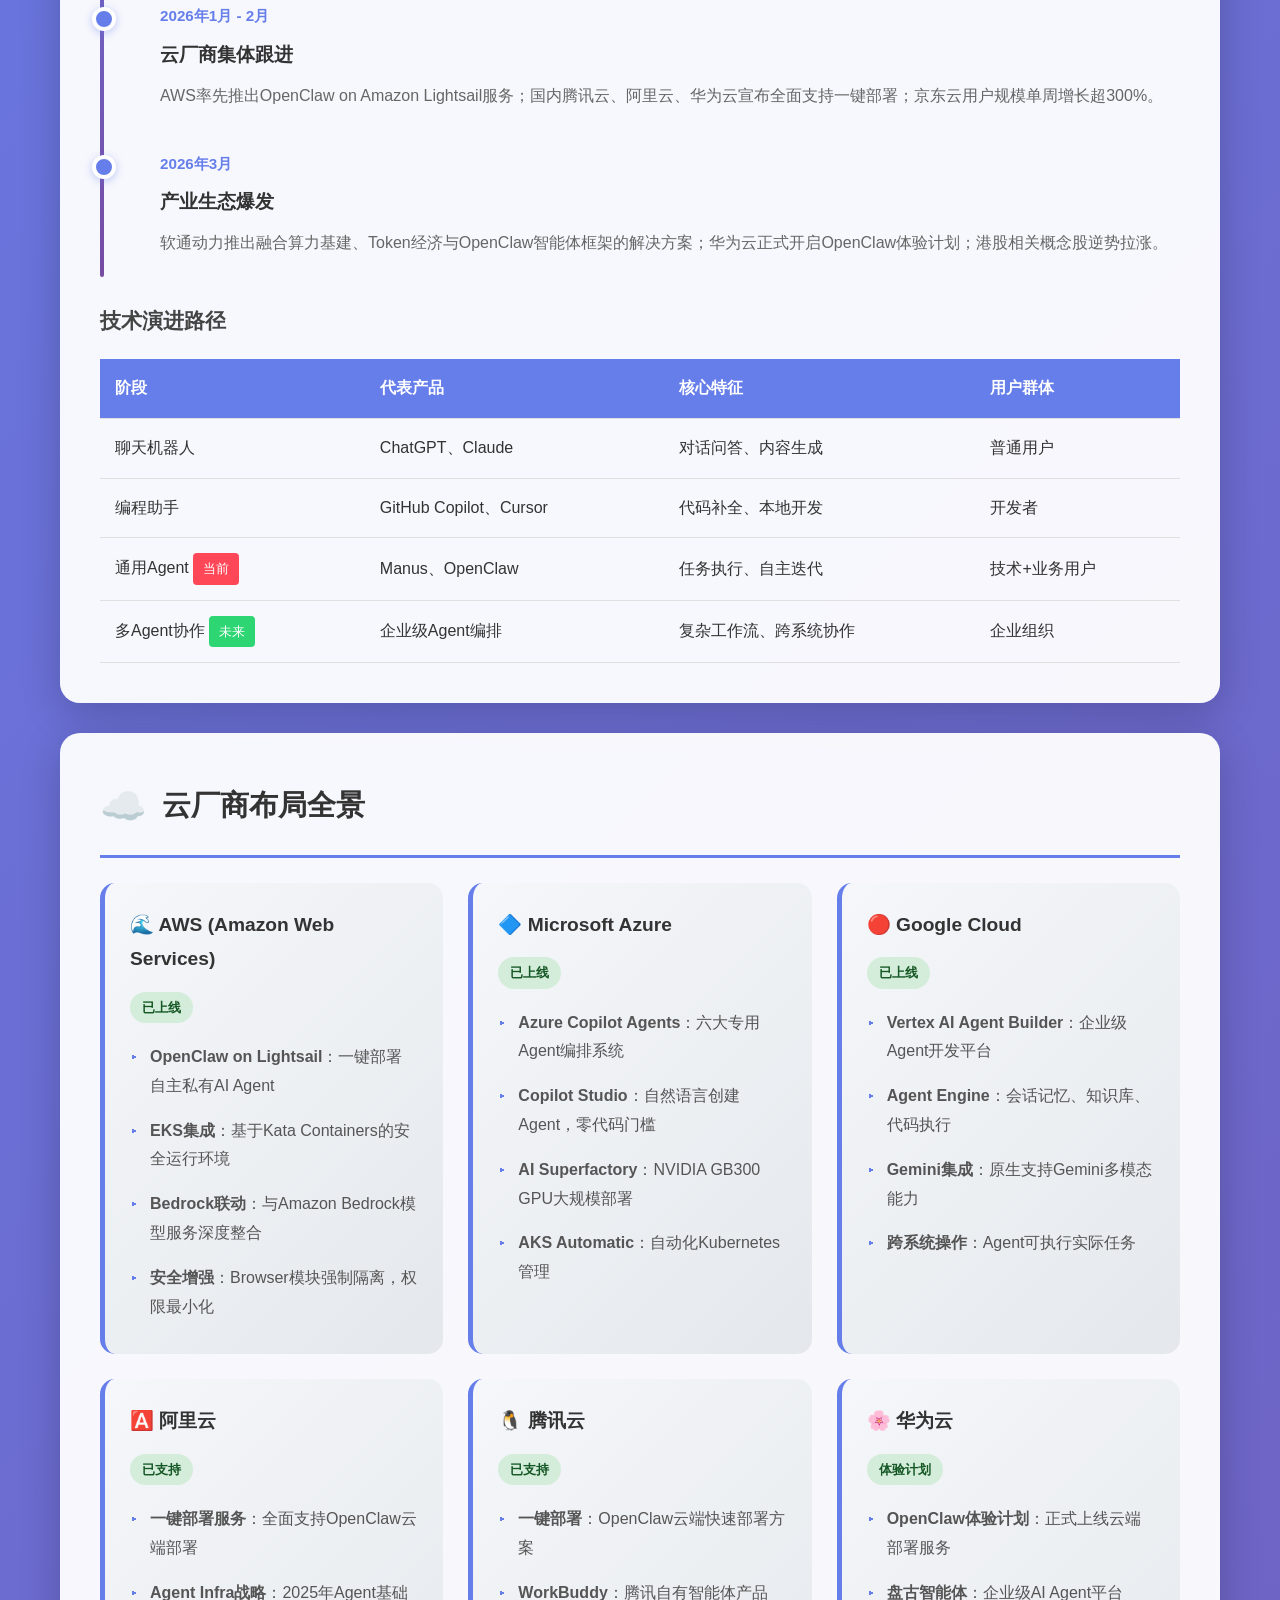
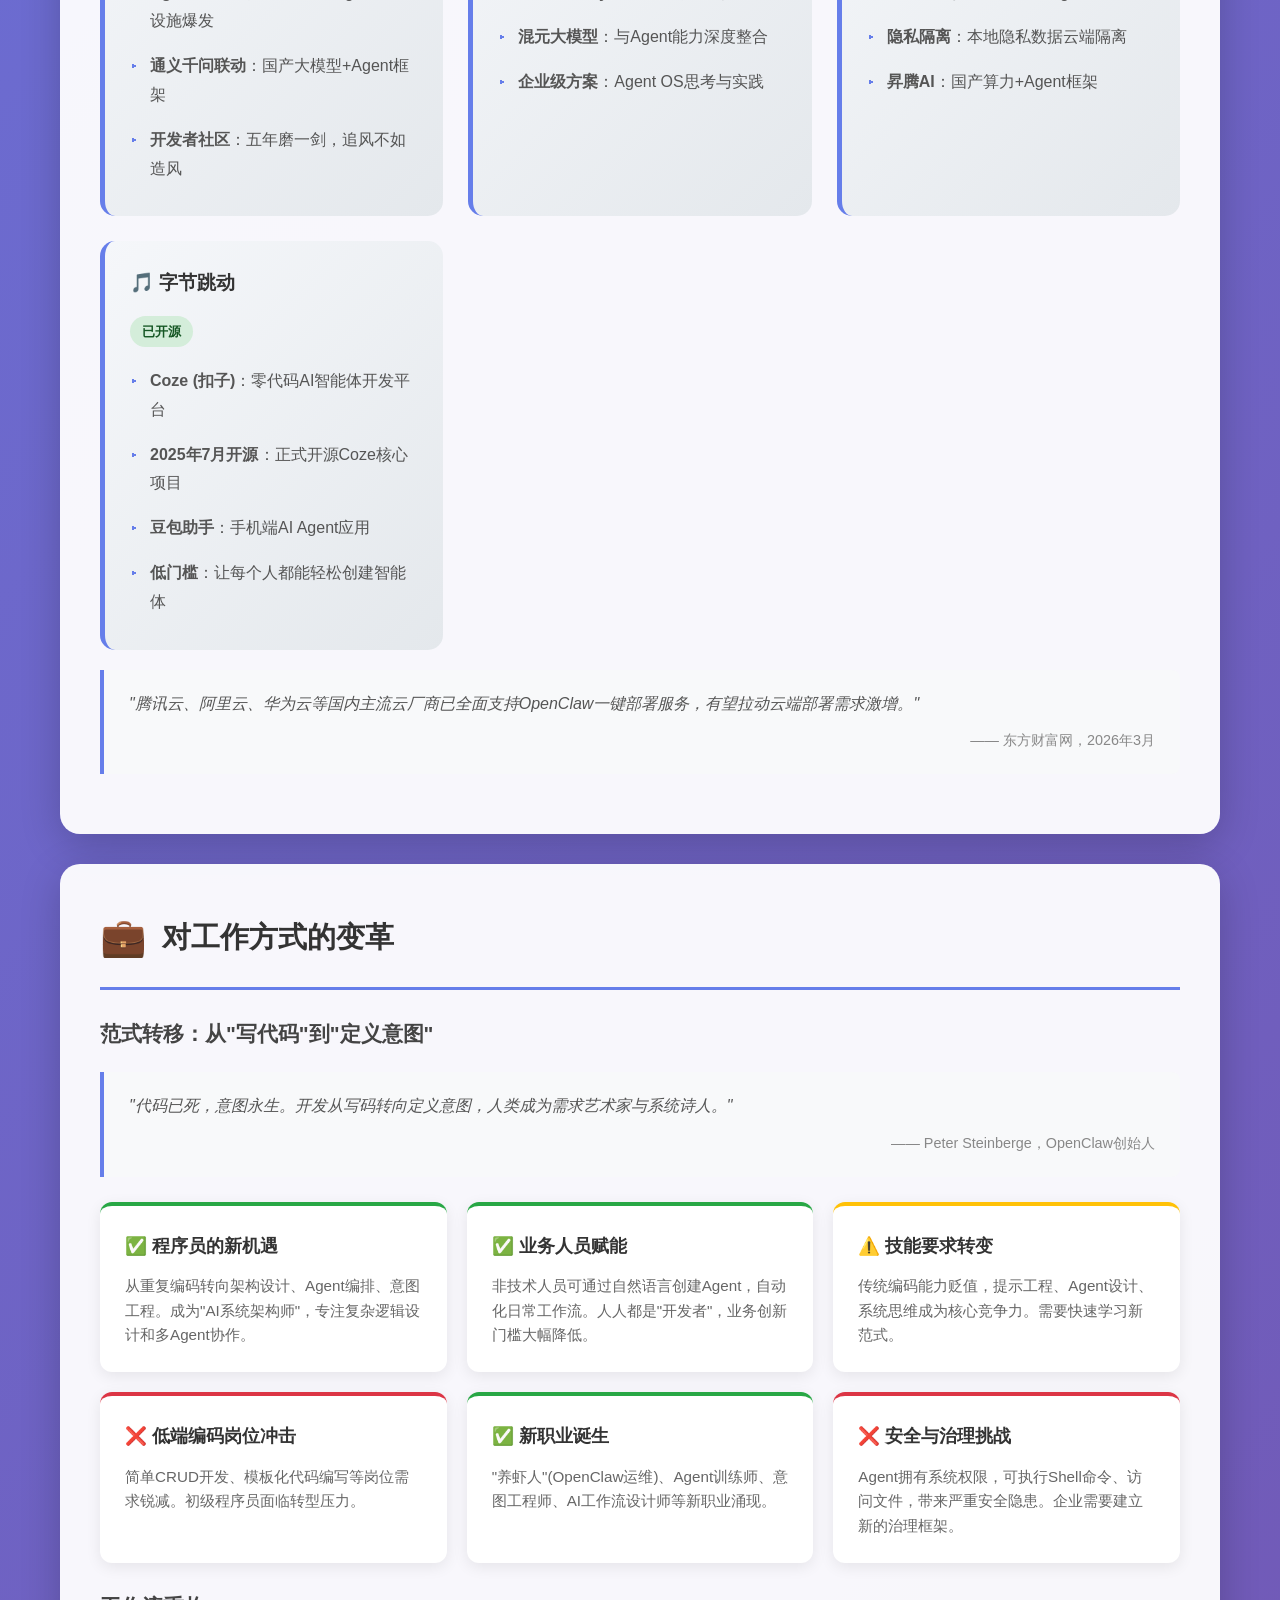
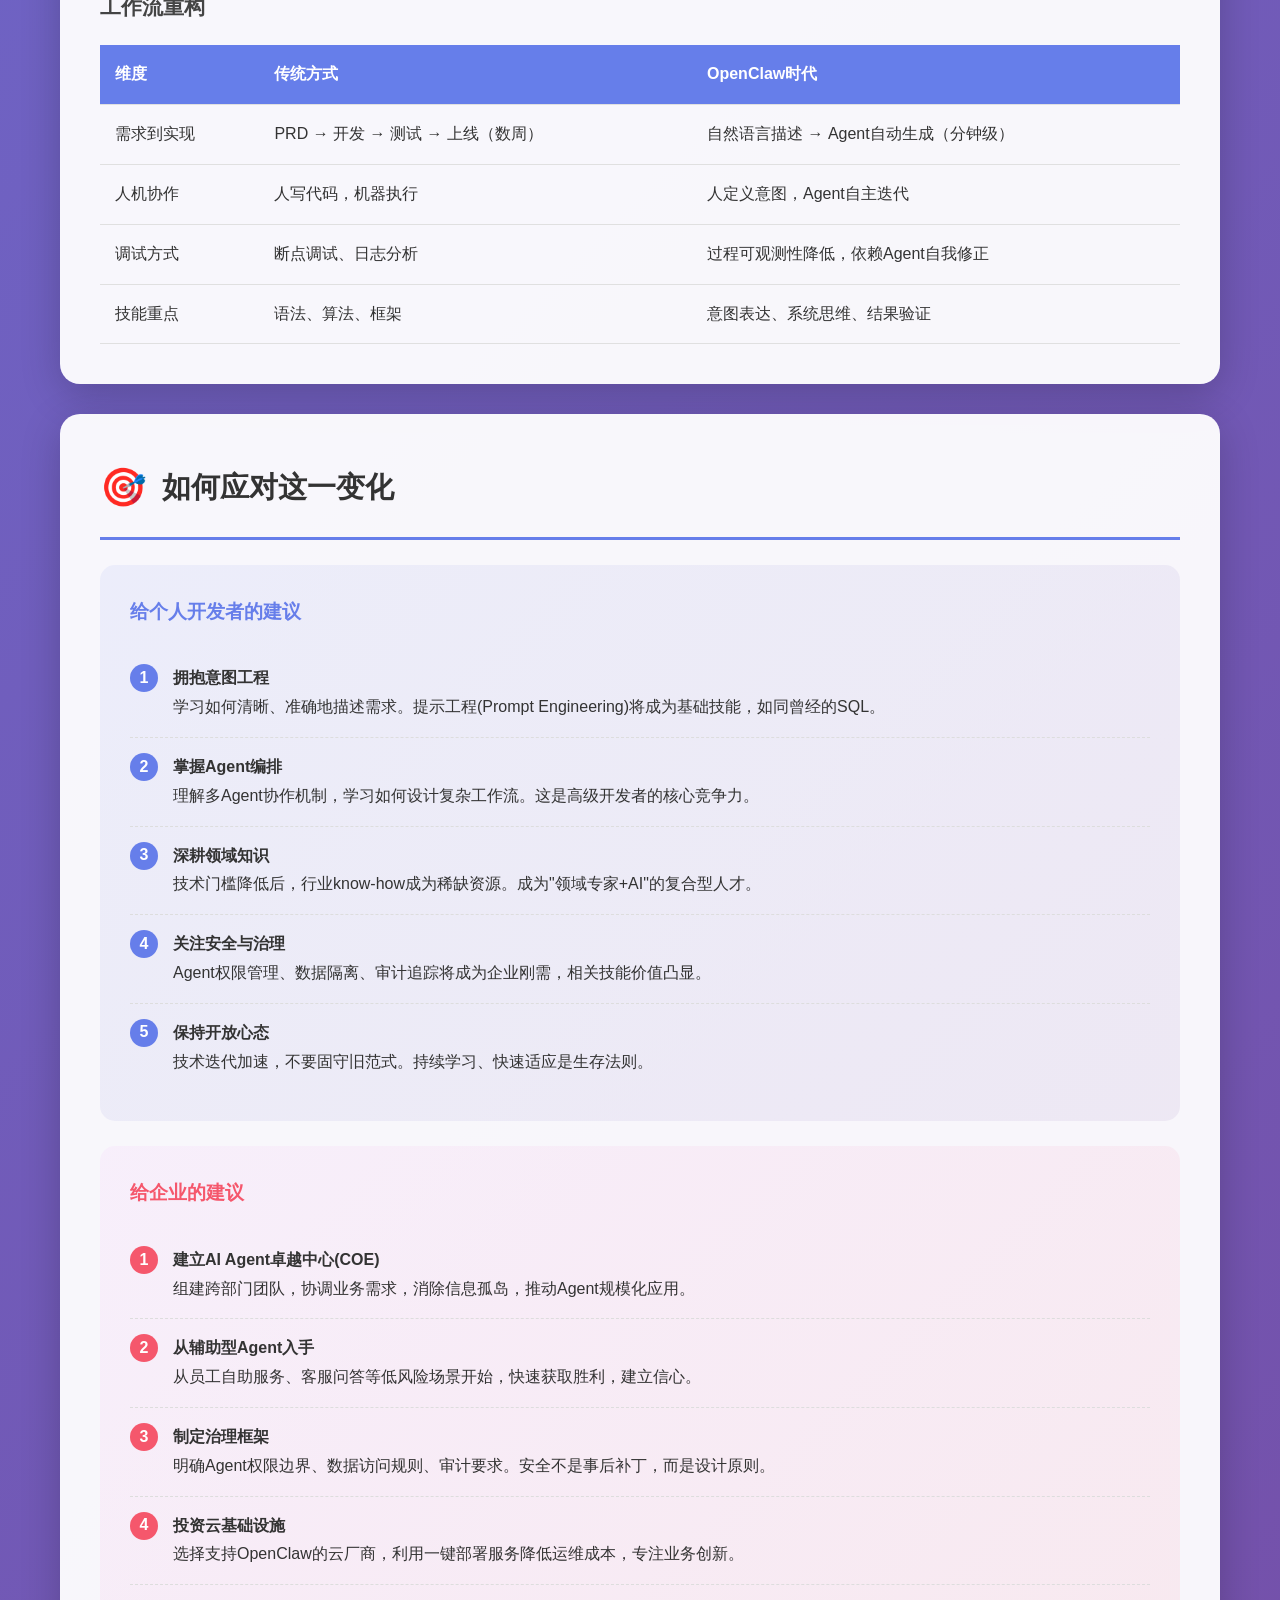
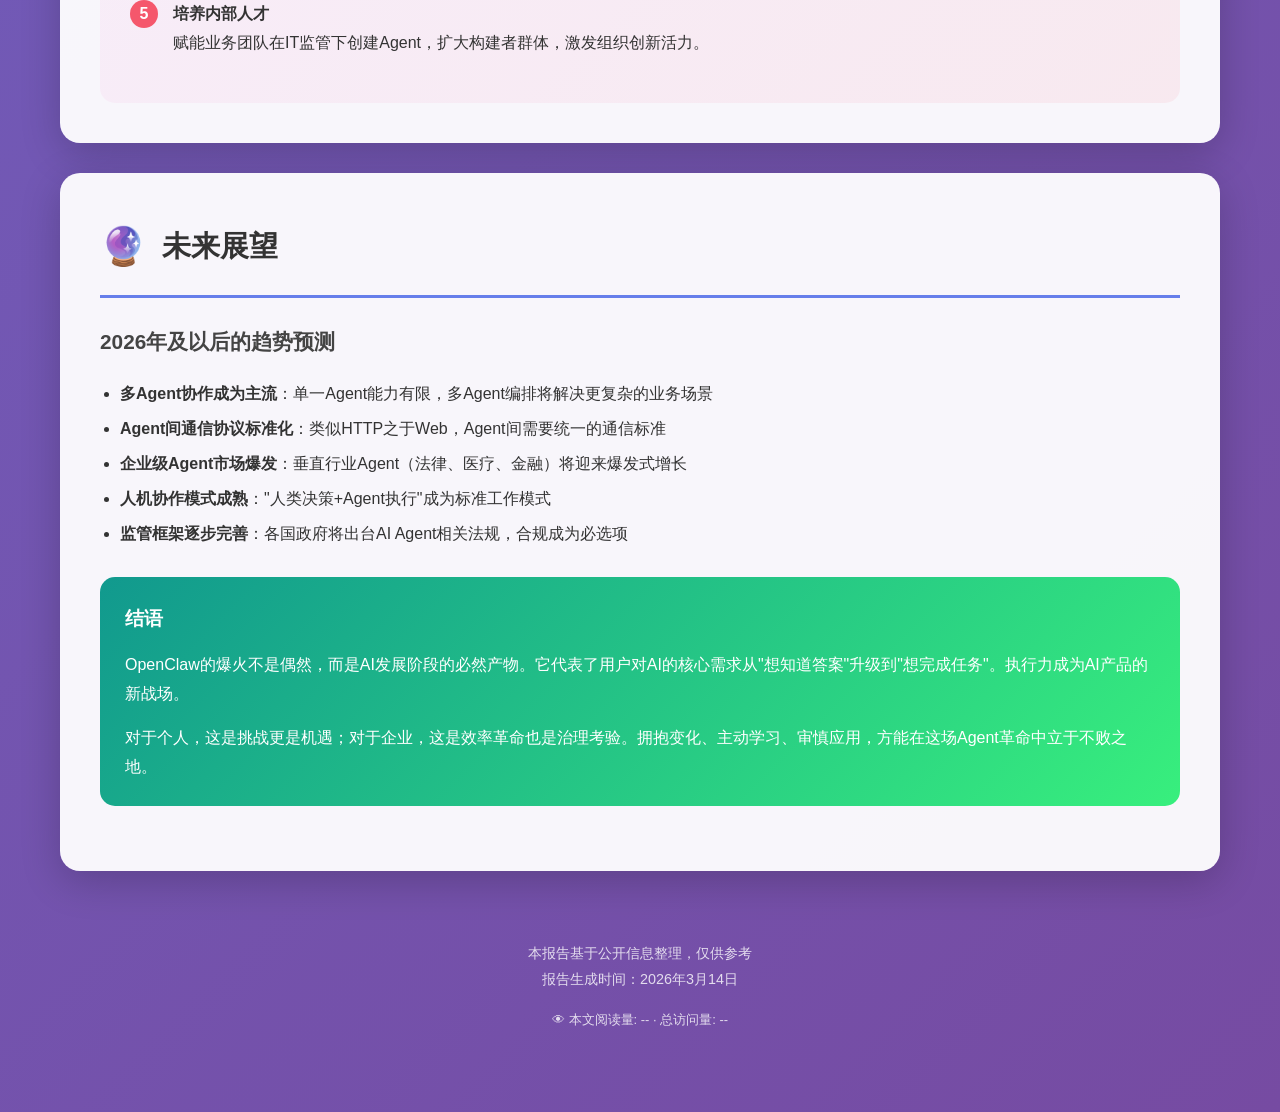
<file: articles/OpenClaw_Analysis_Report.html>
<!DOCTYPE html>
<html lang="zh-CN">
<head>
    <meta charset="UTF-8">
    <meta name="viewport" content="width=device-width, initial-scale=1.0">
    <title>OpenClaw 深度分析报告</title>
    <style>
        * {
            margin: 0;
            padding: 0;
            box-sizing: border-box;
        }
        
        body {
            font-family: -apple-system, BlinkMacSystemFont, 'Segoe UI', 'PingFang SC', 'Hiragino Sans GB', 'Microsoft YaHei', sans-serif;
            line-height: 1.8;
            color: #333;
            background: linear-gradient(135deg, #667eea 0%, #764ba2 100%);
            min-height: 100vh;
        }
        
        .container {
            max-width: 1200px;
            margin: 0 auto;
            padding: 40px 20px;
        }
        
        .header {
            background: rgba(255,255,255,0.95);
            border-radius: 20px;
            padding: 60px 40px;
            text-align: center;
            margin-bottom: 40px;
            box-shadow: 0 20px 60px rgba(0,0,0,0.3);
        }
        
        .header h1 {
            font-size: 3em;
            background: linear-gradient(135deg, #667eea 0%, #764ba2 100%);
            -webkit-background-clip: text;
            -webkit-text-fill-color: transparent;
            margin-bottom: 20px;
        }
        
        .header .subtitle {
            font-size: 1.3em;
            color: #666;
            margin-bottom: 30px;
        }
        
        .header .meta {
            display: flex;
            justify-content: center;
            gap: 40px;
            flex-wrap: wrap;
        }
        
        .meta-item {
            text-align: center;
        }
        
        .meta-item .number {
            font-size: 2.5em;
            font-weight: bold;
            color: #667eea;
        }
        
        .meta-item .label {
            color: #888;
            font-size: 0.9em;
        }
        
        .section {
            background: rgba(255,255,255,0.95);
            border-radius: 20px;
            padding: 40px;
            margin-bottom: 30px;
            box-shadow: 0 10px 40px rgba(0,0,0,0.2);
        }
        
        .section h2 {
            font-size: 1.8em;
            color: #333;
            margin-bottom: 25px;
            padding-bottom: 15px;
            border-bottom: 3px solid #667eea;
            display: flex;
            align-items: center;
            gap: 15px;
        }
        
        .section h2 .icon {
            font-size: 1.3em;
        }
        
        .section h3 {
            font-size: 1.3em;
            color: #444;
            margin: 25px 0 15px 0;
        }
        
        .timeline {
            position: relative;
            padding-left: 30px;
        }
        
        .timeline::before {
            content: '';
            position: absolute;
            left: 0;
            top: 0;
            bottom: 0;
            width: 4px;
            background: linear-gradient(180deg, #667eea 0%, #764ba2 100%);
            border-radius: 2px;
        }
        
        .timeline-item {
            position: relative;
            padding: 20px 0 20px 30px;
            border-left: none;
        }
        
        .timeline-item::before {
            content: '';
            position: absolute;
            left: -38px;
            top: 25px;
            width: 16px;
            height: 16px;
            background: #667eea;
            border-radius: 50%;
            border: 4px solid white;
            box-shadow: 0 2px 8px rgba(102,126,234,0.4);
        }
        
        .timeline-item .date {
            font-weight: bold;
            color: #667eea;
            font-size: 0.95em;
            margin-bottom: 8px;
        }
        
        .timeline-item .title {
            font-size: 1.2em;
            font-weight: bold;
            margin-bottom: 10px;
            color: #333;
        }
        
        .timeline-item .desc {
            color: #666;
            line-height: 1.7;
        }
        
        .cloud-grid {
            display: grid;
            grid-template-columns: repeat(auto-fit, minmax(300px, 1fr));
            gap: 25px;
            margin-top: 25px;
        }
        
        .cloud-card {
            background: linear-gradient(135deg, #f5f7fa 0%, #e4e8ec 100%);
            border-radius: 15px;
            padding: 25px;
            border-left: 5px solid #667eea;
            transition: transform 0.3s, box-shadow 0.3s;
        }
        
        .cloud-card:hover {
            transform: translateY(-5px);
            box-shadow: 0 15px 40px rgba(0,0,0,0.15);
        }
        
        .cloud-card h4 {
            font-size: 1.2em;
            color: #333;
            margin-bottom: 15px;
            display: flex;
            align-items: center;
            gap: 10px;
        }
        
        .cloud-card .status {
            display: inline-block;
            padding: 4px 12px;
            border-radius: 20px;
            font-size: 0.8em;
            font-weight: bold;
            margin-bottom: 12px;
        }
        
        .status.active {
            background: #d4edda;
            color: #155724;
        }
        
        .status.planned {
            background: #fff3cd;
            color: #856404;
        }
        
        .cloud-card ul {
            list-style: none;
            padding: 0;
        }
        
        .cloud-card li {
            padding: 8px 0;
            padding-left: 20px;
            position: relative;
            color: #555;
        }
        
        .cloud-card li::before {
            content: '▸';
            position: absolute;
            left: 0;
            color: #667eea;
        }
        
        .impact-grid {
            display: grid;
            grid-template-columns: repeat(auto-fit, minmax(280px, 1fr));
            gap: 20px;
            margin-top: 25px;
        }
        
        .impact-card {
            background: #fff;
            border-radius: 12px;
            padding: 25px;
            box-shadow: 0 4px 15px rgba(0,0,0,0.08);
            border-top: 4px solid;
        }
        
        .impact-card.positive {
            border-top-color: #28a745;
        }
        
        .impact-card.negative {
            border-top-color: #dc3545;
        }
        
        .impact-card.neutral {
            border-top-color: #ffc107;
        }
        
        .impact-card h4 {
            font-size: 1.1em;
            margin-bottom: 12px;
            color: #333;
        }
        
        .impact-card p {
            color: #666;
            font-size: 0.95em;
            line-height: 1.6;
        }
        
        .strategy-box {
            background: linear-gradient(135deg, #667eea15 0%, #764ba215 100%);
            border-radius: 15px;
            padding: 30px;
            margin-top: 25px;
        }
        
        .strategy-box h4 {
            color: #667eea;
            font-size: 1.2em;
            margin-bottom: 20px;
        }
        
        .strategy-list {
            list-style: none;
            padding: 0;
        }
        
        .strategy-list li {
            padding: 15px 0;
            border-bottom: 1px dashed #ddd;
            display: flex;
            align-items: flex-start;
            gap: 15px;
        }
        
        .strategy-list li:last-child {
            border-bottom: none;
        }
        
        .strategy-list .num {
            background: #667eea;
            color: white;
            width: 28px;
            height: 28px;
            border-radius: 50%;
            display: flex;
            align-items: center;
            justify-content: center;
            font-weight: bold;
            flex-shrink: 0;
        }
        
        .highlight-box {
            background: linear-gradient(135deg, #ff6b6b 0%, #ee5a6f 100%);
            color: white;
            padding: 25px;
            border-radius: 15px;
            margin: 25px 0;
        }
        
        .highlight-box h4 {
            font-size: 1.2em;
            margin-bottom: 15px;
        }
        
        .quote {
            background: #f8f9fa;
            border-left: 4px solid #667eea;
            padding: 20px 25px;
            margin: 20px 0;
            font-style: italic;
            color: #555;
            border-radius: 0 8px 8px 0;
        }
        
        .quote-author {
            text-align: right;
            color: #888;
            font-size: 0.9em;
            margin-top: 10px;
            font-style: normal;
        }
        
        .comparison-table {
            width: 100%;
            border-collapse: collapse;
            margin-top: 20px;
        }
        
        .comparison-table th,
        .comparison-table td {
            padding: 15px;
            text-align: left;
            border-bottom: 1px solid #e0e0e0;
        }
        
        .comparison-table th {
            background: #667eea;
            color: white;
            font-weight: 600;
        }
        
        .comparison-table tr:hover {
            background: #f5f5f5;
        }
        
        .tag {
            display: inline-block;
            padding: 4px 10px;
            border-radius: 4px;
            font-size: 0.8em;
            font-weight: 500;
            margin-right: 5px;
        }
        
        .tag-hot {
            background: #ff4757;
            color: white;
        }
        
        .tag-new {
            background: #2ed573;
            color: white;
        }
        
        .tag-tech {
            background: #1e90ff;
            color: white;
        }
        
        .footer {
            text-align: center;
            padding: 40px;
            color: rgba(255,255,255,0.8);
            font-size: 0.9em;
        }
        
        @media (max-width: 768px) {
            .header h1 {
                font-size: 2em;
            }
            .header .meta {
                flex-direction: column;
                gap: 20px;
            }
            .cloud-grid {
                grid-template-columns: 1fr;
            }
        }
    </style>
</head>
<body>
    <div class="container">
        <!-- Header -->
        <div class="header">
            <h1>🦞 OpenClaw 深度分析报告</h1>
            <p class="subtitle">AI Agent 革命：从"对话"到"执行"的范式转移</p>
            <div class="meta">
                <div class="meta-item">
                    <div class="number">2026.3</div>
                    <div class="label">报告日期</div>
                </div>
                <div class="meta-item">
                    <div class="number">7+</div>
                    <div class="label">云厂商布局</div>
                </div>
                <div class="meta-item">
                    <div class="number">300%</div>
                    <div class="label">单周用户增长</div>
                </div>
            </div>
        </div>

        <!-- Executive Summary -->
        <div class="section">
            <h2><span class="icon">📋</span>执行摘要</h2>
            <div class="highlight-box">
                <h4>核心观点</h4>
                <p>OpenClaw（又称"AI养龙虾"）是2026年初引爆全球的开源AI Agent框架，由奥地利开发者Peter Steinberge于2025年11月发布。它标志着AI从"对话式聊天机器人"向"可接管电脑、执行复杂任务的自主智能体"的范式转移。短短数月内，全球主流云厂商纷纷跟进，一场关于"意图驱动开发"的革命正在重塑软件行业。</p>
            </div>
            
            <h3>关键数据</h3>
            <ul style="margin-left: 20px; line-height: 2;">
                <li><strong>GitHub增长</strong>：史上增长最快的开源项目之一</li>
                <li><strong>云厂商响应</strong>：AWS、Azure、Google Cloud、阿里云、腾讯云、华为云、京东云全面支持</li>
                <li><strong>用户增长</strong>：京东云OpenClaw云服务用户规模单周增长超300%</li>
                <li><strong>产业影响</strong>：港股相关概念股逆势拉涨，软通动力等上市公司推出融合方案</li>
            </ul>
        </div>

        <!-- History -->
        <div class="section">
            <h2><span class="icon">📈</span>历史发展趋势</h2>
            
            <div class="timeline">
                <div class="timeline-item">
                    <div class="date">2025年11月</div>
                    <div class="title">OpenClaw 诞生</div>
                    <div class="desc">奥地利开发者Peter Steinberge在一个周末发布了OpenClaw开源框架。其标志性Logo（龙虾形象）迅速在开发者社区传播，"养龙虾"成为AI Agent部署的代名词。</div>
                </div>
                
                <div class="timeline-item">
                    <div class="date">2025年12月 - 2026年1月</div>
                    <div class="title">硅谷爆火，热度传至国内</div>
                    <div class="desc">OpenClaw在硅谷技术圈迅速走红，其将"Cursor类本地Agent能力推广至非技术用户"的特性引发关注。阶跃星辰等国内厂商表示，OpenClaw爆火的核心在于降低了AI Agent的使用门槛。</div>
                </div>
                
                <div class="timeline-item">
                    <div class="date">2026年1月 - 2月</div>
                    <div class="title">云厂商集体跟进</div>
                    <div class="desc">AWS率先推出OpenClaw on Amazon Lightsail服务；国内腾讯云、阿里云、华为云宣布全面支持一键部署；京东云用户规模单周增长超300%。</div>
                </div>
                
                <div class="timeline-item">
                    <div class="date">2026年3月</div>
                    <div class="title">产业生态爆发</div>
                    <div class="desc">软通动力推出融合算力基建、Token经济与OpenClaw智能体框架的解决方案；华为云正式开启OpenClaw体验计划；港股相关概念股逆势拉涨。</div>
                </div>
            </div>
            
            <h3>技术演进路径</h3>
            <table class="comparison-table">
                <tr>
                    <th>阶段</th>
                    <th>代表产品</th>
                    <th>核心特征</th>
                    <th>用户群体</th>
                </tr>
                <tr>
                    <td>聊天机器人</td>
                    <td>ChatGPT、Claude</td>
                    <td>对话问答、内容生成</td>
                    <td>普通用户</td>
                </tr>
                <tr>
                    <td>编程助手</td>
                    <td>GitHub Copilot、Cursor</td>
                    <td>代码补全、本地开发</td>
                    <td>开发者</td>
                </tr>
                <tr>
                    <td>通用Agent <span class="tag tag-hot">当前</span></td>
                    <td>Manus、OpenClaw</td>
                    <td>任务执行、自主迭代</td>
                    <td>技术+业务用户</td>
                </tr>
                <tr>
                    <td>多Agent协作 <span class="tag tag-new">未来</span></td>
                    <td>企业级Agent编排</td>
                    <td>复杂工作流、跨系统协作</td>
                    <td>企业组织</td>
                </tr>
            </table>
        </div>

        <!-- Cloud Vendors -->
        <div class="section">
            <h2><span class="icon">☁️</span>云厂商布局全景</h2>
            
            <div class="cloud-grid">
                <!-- AWS -->
                <div class="cloud-card">
                    <h4>🌊 AWS (Amazon Web Services)</h4>
                    <span class="status active">已上线</span>
                    <ul>
                        <li><strong>OpenClaw on Lightsail</strong>：一键部署自主私有AI Agent</li>
                        <li><strong>EKS集成</strong>：基于Kata Containers的安全运行环境</li>
                        <li><strong>Bedrock联动</strong>：与Amazon Bedrock模型服务深度整合</li>
                        <li><strong>安全增强</strong>：Browser模块强制隔离，权限最小化</li>
                    </ul>
                </div>
                
                <!-- Azure -->
                <div class="cloud-card">
                    <h4>🔷 Microsoft Azure</h4>
                    <span class="status active">已上线</span>
                    <ul>
                        <li><strong>Azure Copilot Agents</strong>：六大专用Agent编排系统</li>
                        <li><strong>Copilot Studio</strong>：自然语言创建Agent，零代码门槛</li>
                        <li><strong>AI Superfactory</strong>：NVIDIA GB300 GPU大规模部署</li>
                        <li><strong>AKS Automatic</strong>：自动化Kubernetes管理</li>
                    </ul>
                </div>
                
                <!-- Google Cloud -->
                <div class="cloud-card">
                    <h4>🔴 Google Cloud</h4>
                    <span class="status active">已上线</span>
                    <ul>
                        <li><strong>Vertex AI Agent Builder</strong>：企业级Agent开发平台</li>
                        <li><strong>Agent Engine</strong>：会话记忆、知识库、代码执行</li>
                        <li><strong>Gemini集成</strong>：原生支持Gemini多模态能力</li>
                        <li><strong>跨系统操作</strong>：Agent可执行实际任务</li>
                    </ul>
                </div>
                
                <!-- 阿里云 -->
                <div class="cloud-card">
                    <h4>🅰️ 阿里云</h4>
                    <span class="status active">已支持</span>
                    <ul>
                        <li><strong>一键部署服务</strong>：全面支持OpenClaw云端部署</li>
                        <li><strong>Agent Infra战略</strong>：2025年Agent基础设施爆发</li>
                        <li><strong>通义千问联动</strong>：国产大模型+Agent框架</li>
                        <li><strong>开发者社区</strong>：五年磨一剑，追风不如造风</li>
                    </ul>
                </div>
                
                <!-- 腾讯云 -->
                <div class="cloud-card">
                    <h4>🐧 腾讯云</h4>
                    <span class="status active">已支持</span>
                    <ul>
                        <li><strong>一键部署</strong>：OpenClaw云端快速部署方案</li>
                        <li><strong>WorkBuddy</strong>：腾讯自有智能体产品</li>
                        <li><strong>混元大模型</strong>：与Agent能力深度整合</li>
                        <li><strong>企业级方案</strong>：Agent OS思考与实践</li>
                    </ul>
                </div>
                
                <!-- 华为云 -->
                <div class="cloud-card">
                    <h4>🌸 华为云</h4>
                    <span class="status active">体验计划</span>
                    <ul>
                        <li><strong>OpenClaw体验计划</strong>：正式上线云端部署服务</li>
                        <li><strong>盘古智能体</strong>：企业级AI Agent平台</li>
                        <li><strong>隐私隔离</strong>：本地隐私数据云端隔离</li>
                        <li><strong>昇腾AI</strong>：国产算力+Agent框架</li>
                    </ul>
                </div>
                
                <!-- 字节跳动 -->
                <div class="cloud-card">
                    <h4>🎵 字节跳动</h4>
                    <span class="status active">已开源</span>
                    <ul>
                        <li><strong>Coze (扣子)</strong>：零代码AI智能体开发平台</li>
                        <li><strong>2025年7月开源</strong>：正式开源Coze核心项目</li>
                        <li><strong>豆包助手</strong>：手机端AI Agent应用</li>
                        <li><strong>低门槛</strong>：让每个人都能轻松创建智能体</li>
                    </ul>
                </div>
            </div>
            
            <div class="quote">
                "腾讯云、阿里云、华为云等国内主流云厂商已全面支持OpenClaw一键部署服务，有望拉动云端部署需求激增。"
                <div class="quote-author">—— 东方财富网，2026年3月</div>
            </div>
        </div>

        <!-- Work Impact -->
        <div class="section">
            <h2><span class="icon">💼</span>对工作方式的变革</h2>
            
            <h3>范式转移：从"写代码"到"定义意图"</h3>
            <div class="quote">
                "代码已死，意图永生。开发从写码转向定义意图，人类成为需求艺术家与系统诗人。"
                <div class="quote-author">—— Peter Steinberge，OpenClaw创始人</div>
            </div>
            
            <div class="impact-grid">
                <div class="impact-card positive">
                    <h4>✅ 程序员的新机遇</h4>
                    <p>从重复编码转向架构设计、Agent编排、意图工程。成为"AI系统架构师"，专注复杂逻辑设计和多Agent协作。</p>
                </div>
                
                <div class="impact-card positive">
                    <h4>✅ 业务人员赋能</h4>
                    <p>非技术人员可通过自然语言创建Agent，自动化日常工作流。人人都是"开发者"，业务创新门槛大幅降低。</p>
                </div>
                
                <div class="impact-card neutral">
                    <h4>⚠️ 技能要求转变</h4>
                    <p>传统编码能力贬值，提示工程、Agent设计、系统思维成为核心竞争力。需要快速学习新范式。</p>
                </div>
                
                <div class="impact-card negative">
                    <h4>❌ 低端编码岗位冲击</h4>
                    <p>简单CRUD开发、模板化代码编写等岗位需求锐减。初级程序员面临转型压力。</p>
                </div>
                
                <div class="impact-card positive">
                    <h4>✅ 新职业诞生</h4>
                    <p>"养虾人"(OpenClaw运维)、Agent训练师、意图工程师、AI工作流设计师等新职业涌现。</p>
                </div>
                
                <div class="impact-card negative">
                    <h4>❌ 安全与治理挑战</h4>
                    <p>Agent拥有系统权限，可执行Shell命令、访问文件，带来严重安全隐患。企业需要建立新的治理框架。</p>
                </div>
            </div>
            
            <h3>工作流重构</h3>
            <table class="comparison-table">
                <tr>
                    <th>维度</th>
                    <th>传统方式</th>
                    <th>OpenClaw时代</th>
                </tr>
                <tr>
                    <td>需求到实现</td>
                    <td>PRD → 开发 → 测试 → 上线（数周）</td>
                    <td>自然语言描述 → Agent自动生成（分钟级）</td>
                </tr>
                <tr>
                    <td>人机协作</td>
                    <td>人写代码，机器执行</td>
                    <td>人定义意图，Agent自主迭代</td>
                </tr>
                <tr>
                    <td>调试方式</td>
                    <td>断点调试、日志分析</td>
                    <td>过程可观测性降低，依赖Agent自我修正</td>
                </tr>
                <tr>
                    <td>技能重点</td>
                    <td>语法、算法、框架</td>
                    <td>意图表达、系统思维、结果验证</td>
                </tr>
            </table>
        </div>

        <!-- Response Strategy -->
        <div class="section">
            <h2><span class="icon">🎯</span>如何应对这一变化</h2>
            
            <div class="strategy-box">
                <h4>给个人开发者的建议</h4>
                <ol class="strategy-list">
                    <li>
                        <span class="num">1</span>
                        <div>
                            <strong>拥抱意图工程</strong><br>
                            学习如何清晰、准确地描述需求。提示工程(Prompt Engineering)将成为基础技能，如同曾经的SQL。
                        </div>
                    </li>
                    <li>
                        <span class="num">2</span>
                        <div>
                            <strong>掌握Agent编排</strong><br>
                            理解多Agent协作机制，学习如何设计复杂工作流。这是高级开发者的核心竞争力。
                        </div>
                    </li>
                    <li>
                        <span class="num">3</span>
                        <div>
                            <strong>深耕领域知识</strong><br>
                            技术门槛降低后，行业know-how成为稀缺资源。成为"领域专家+AI"的复合型人才。
                        </div>
                    </li>
                    <li>
                        <span class="num">4</span>
                        <div>
                            <strong>关注安全与治理</strong><br>
                            Agent权限管理、数据隔离、审计追踪将成为企业刚需，相关技能价值凸显。
                        </div>
                    </li>
                    <li>
                        <span class="num">5</span>
                        <div>
                            <strong>保持开放心态</strong><br>
                            技术迭代加速，不要固守旧范式。持续学习、快速适应是生存法则。
                        </div>
                    </li>
                </ol>
            </div>
            
            <div class="strategy-box" style="background: linear-gradient(135deg, #f093fb15 0%, #f5576c15 100%);">
                <h4 style="color: #f5576c;">给企业的建议</h4>
                <ol class="strategy-list">
                    <li>
                        <span class="num" style="background: #f5576c;">1</span>
                        <div>
                            <strong>建立AI Agent卓越中心(COE)</strong><br>
                            组建跨部门团队，协调业务需求，消除信息孤岛，推动Agent规模化应用。
                        </div>
                    </li>
                    <li>
                        <span class="num" style="background: #f5576c;">2</span>
                        <div>
                            <strong>从辅助型Agent入手</strong><br>
                            从员工自助服务、客服问答等低风险场景开始，快速获取胜利，建立信心。
                        </div>
                    </li>
                    <li>
                        <span class="num" style="background: #f5576c;">3</span>
                        <div>
                            <strong>制定治理框架</strong><br>
                            明确Agent权限边界、数据访问规则、审计要求。安全不是事后补丁，而是设计原则。
                        </div>
                    </li>
                    <li>
                        <span class="num" style="background: #f5576c;">4</span>
                        <div>
                            <strong>投资云基础设施</strong><br>
                            选择支持OpenClaw的云厂商，利用一键部署服务降低运维成本，专注业务创新。
                        </div>
                    </li>
                    <li>
                        <span class="num" style="background: #f5576c;">5</span>
                        <div>
                            <strong>培养内部人才</strong><br>
                            赋能业务团队在IT监管下创建Agent，扩大构建者群体，激发组织创新活力。
                        </div>
                    </li>
                </ol>
            </div>
        </div>

        <!-- Future Outlook -->
        <div class="section">
            <h2><span class="icon">🔮</span>未来展望</h2>
            
            <h3>2026年及以后的趋势预测</h3>
            <ul style="margin-left: 20px; line-height: 2.2;">
                <li><strong>多Agent协作成为主流</strong>：单一Agent能力有限，多Agent编排将解决更复杂的业务场景</li>
                <li><strong>Agent间通信协议标准化</strong>：类似HTTP之于Web，Agent间需要统一的通信标准</li>
                <li><strong>企业级Agent市场爆发</strong>：垂直行业Agent（法律、医疗、金融）将迎来爆发式增长</li>
                <li><strong>人机协作模式成熟</strong>："人类决策+Agent执行"成为标准工作模式</li>
                <li><strong>监管框架逐步完善</strong>：各国政府将出台AI Agent相关法规，合规成为必选项</li>
            </ul>
            
            <div class="highlight-box" style="background: linear-gradient(135deg, #11998e 0%, #38ef7d 100%);">
                <h4>结语</h4>
                <p>OpenClaw的爆火不是偶然，而是AI发展阶段的必然产物。它代表了用户对AI的核心需求从"想知道答案"升级到"想完成任务"。执行力成为AI产品的新战场。</p>
                <p style="margin-top: 15px;">对于个人，这是挑战更是机遇；对于企业，这是效率革命也是治理考验。拥抱变化、主动学习、审慎应用，方能在这场Agent革命中立于不败之地。</p>
            </div>
        </div>

        <!-- Footer -->
        <div class="footer">
            <p>本报告基于公开信息整理，仅供参考</p>
            <p>报告生成时间：2026年3月14日</p>
            <p style="margin-top: 15px; font-size: 0.9em;">👁 本文阅读量: <span id="busuanzi_value_page_pv">--</span> · 总访问量: <span id="busuanzi_value_site_pv">--</span></p>
        </div>
    </div>
    
    <!-- 不蒜子访问统计 -->
    <script async src="https://busuanzi.ibruce.info/busuanzi/2.3/busuanzi.pure.mini.js"></script>
</body>
</html>
</file>
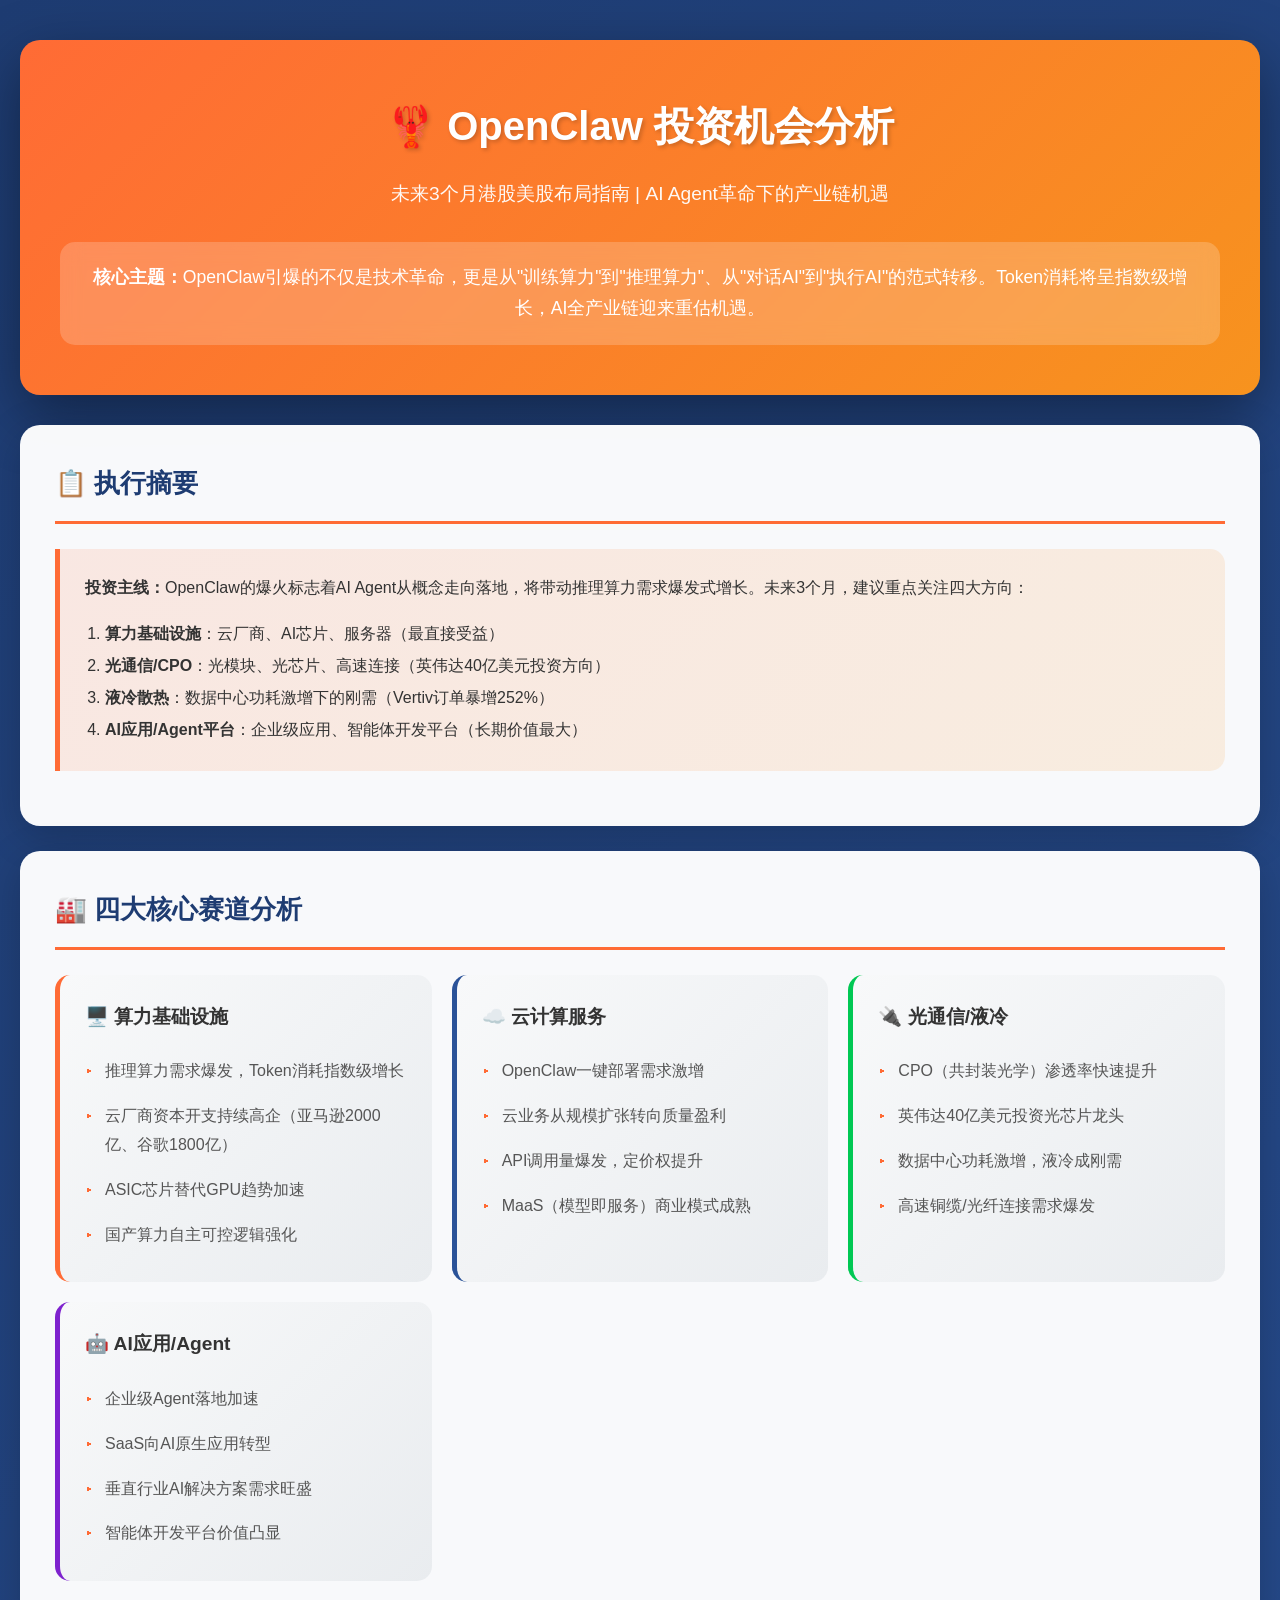
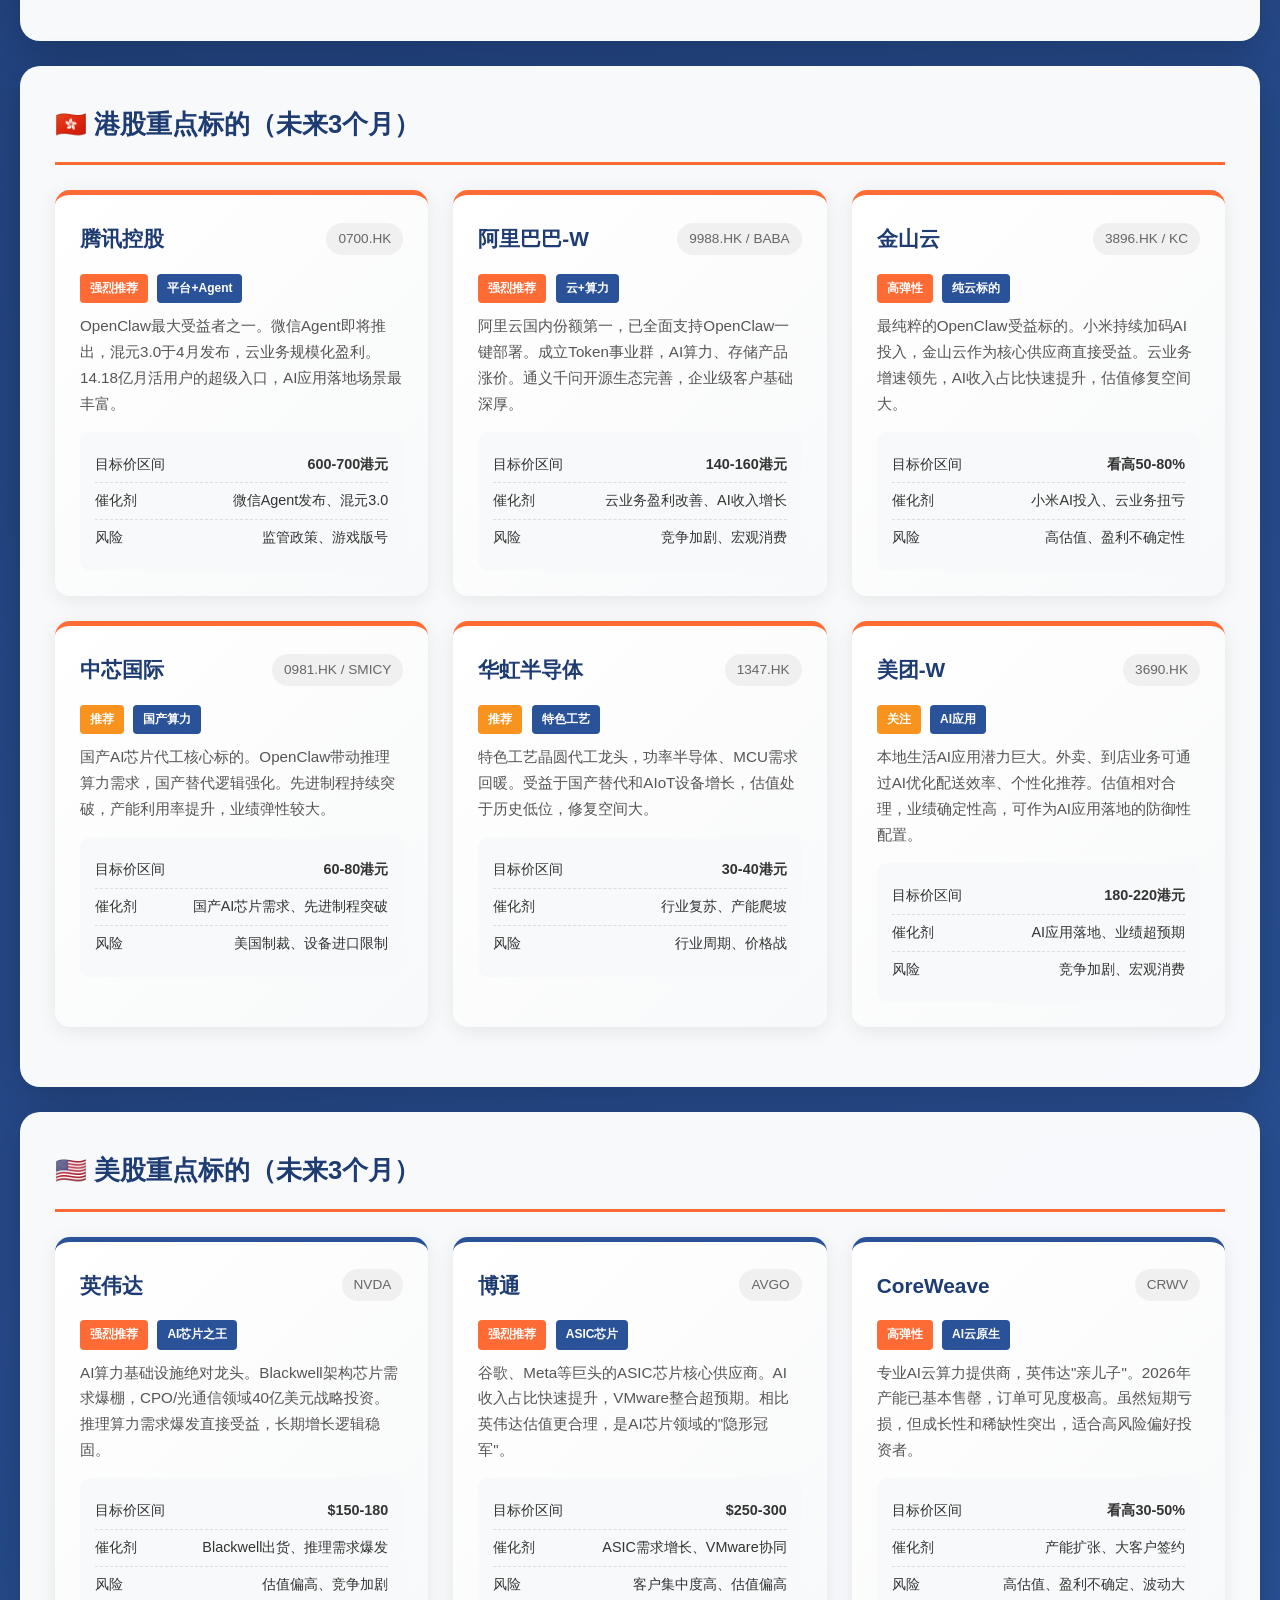
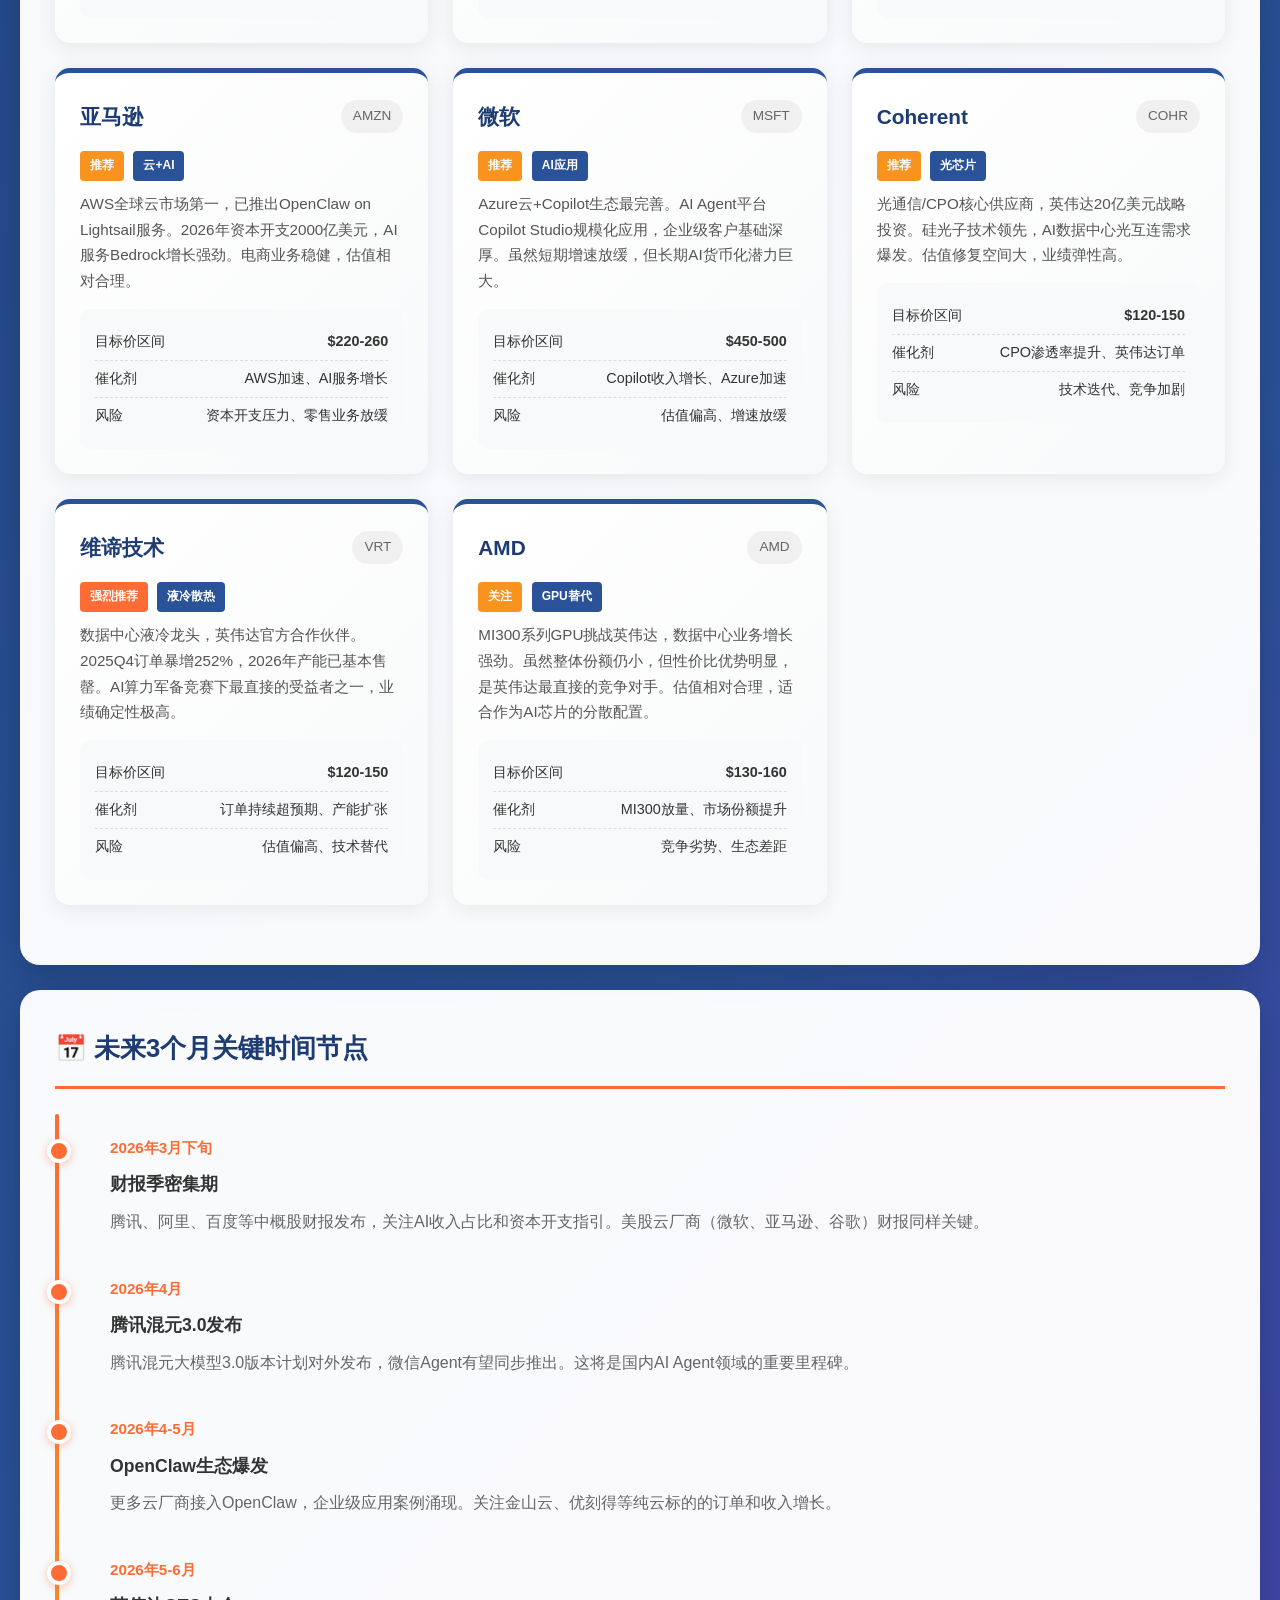
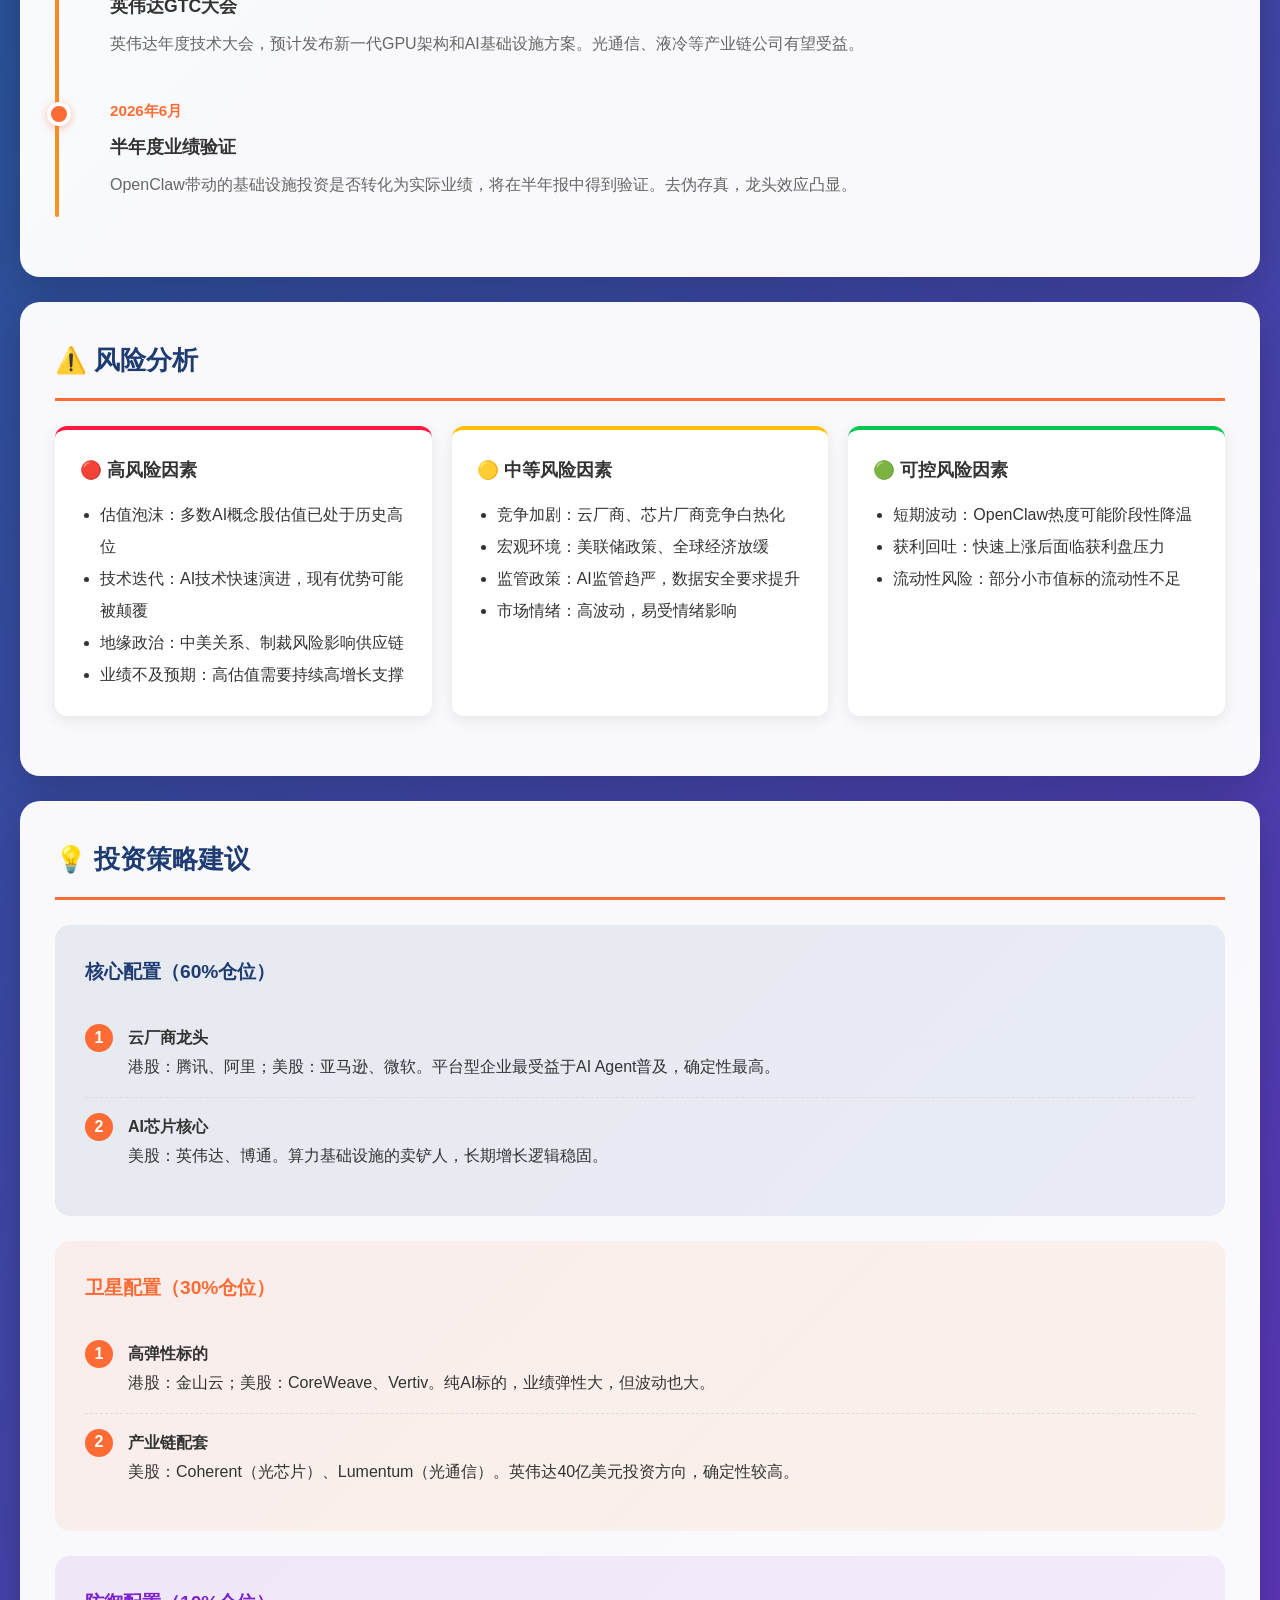
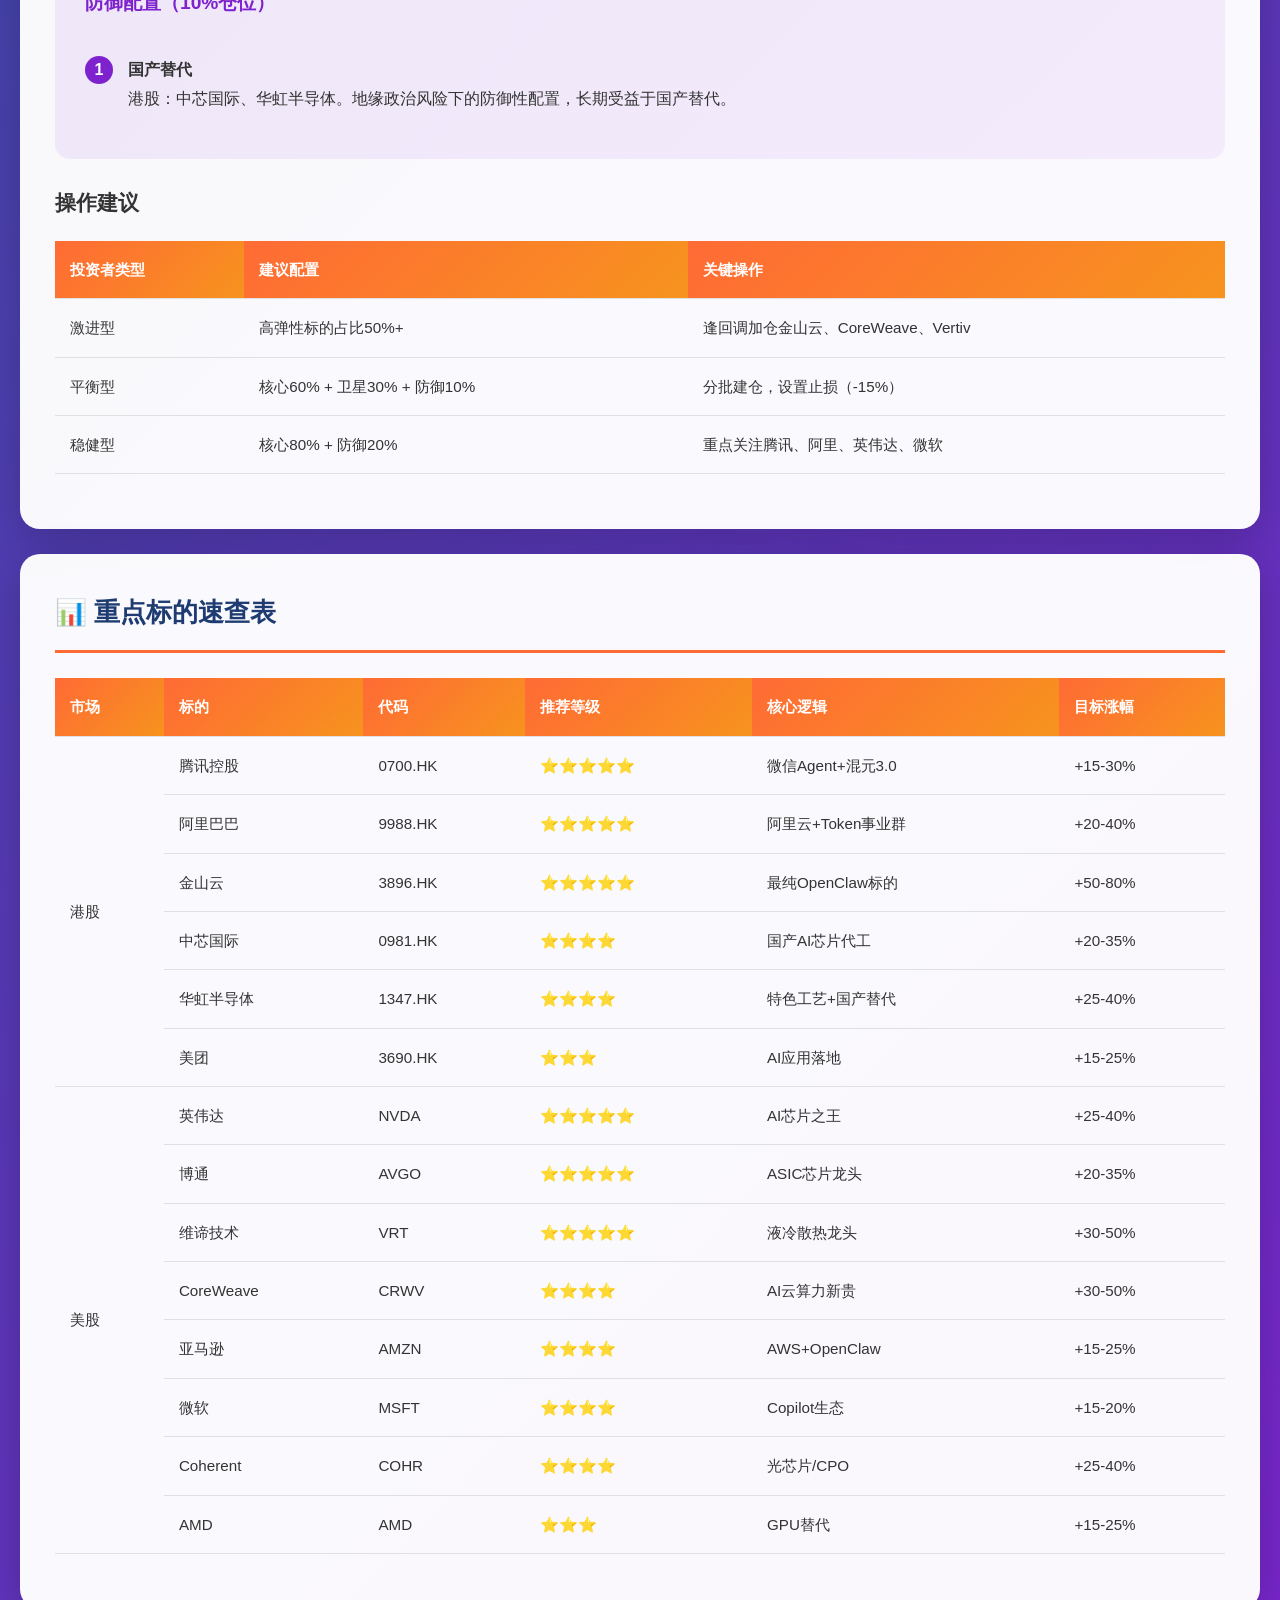
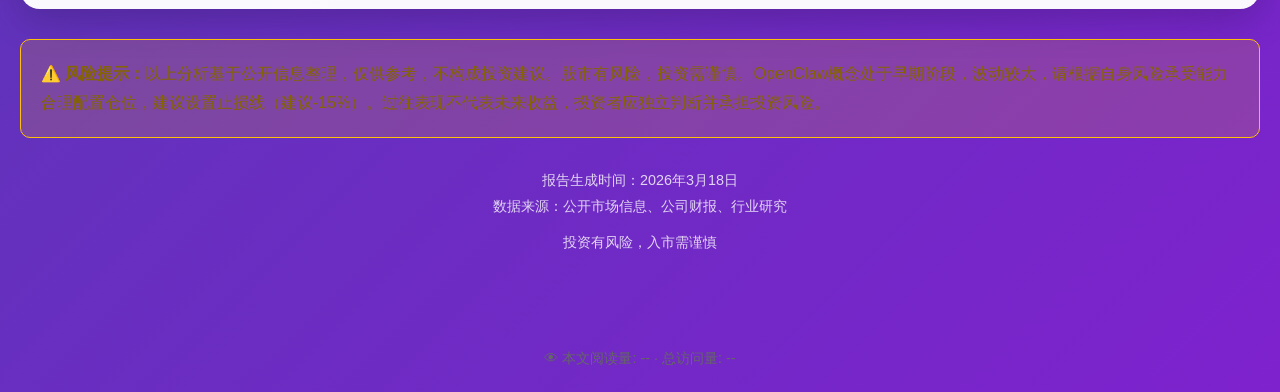
<file: articles/OpenClaw_Investment_Opportunities.html>
<!DOCTYPE html>
<html lang="zh-CN">
<head>
    <meta charset="UTF-8">
    <meta name="viewport" content="width=device-width, initial-scale=1.0">
    <title>OpenClaw 投资机会分析 - 未来3个月港股美股布局指南</title>
    <style>
        * {
            margin: 0;
            padding: 0;
            box-sizing: border-box;
        }
        
        body {
            font-family: -apple-system, BlinkMacSystemFont, 'Segoe UI', 'PingFang SC', 'Hiragino Sans GB', 'Microsoft YaHei', sans-serif;
            line-height: 1.8;
            color: #333;
            background: linear-gradient(135deg, #1e3c72 0%, #2a5298 50%, #7e22ce 100%);
            min-height: 100vh;
        }
        
        .container {
            max-width: 1400px;
            margin: 0 auto;
            padding: 40px 20px;
        }
        
        .header {
            background: linear-gradient(135deg, #ff6b35 0%, #f7931e 100%);
            border-radius: 20px;
            padding: 50px 40px;
            text-align: center;
            margin-bottom: 30px;
            box-shadow: 0 20px 60px rgba(0,0,0,0.4);
            color: white;
        }
        
        .header h1 {
            font-size: 2.5em;
            margin-bottom: 15px;
            text-shadow: 2px 2px 4px rgba(0,0,0,0.2);
        }
        
        .header .subtitle {
            font-size: 1.2em;
            opacity: 0.95;
            margin-bottom: 30px;
        }
        
        .header .theme {
            background: rgba(255,255,255,0.2);
            border-radius: 15px;
            padding: 20px;
            backdrop-filter: blur(10px);
            font-size: 1.1em;
        }
        
        .section {
            background: rgba(255,255,255,0.97);
            border-radius: 20px;
            padding: 35px;
            margin-bottom: 25px;
            box-shadow: 0 10px 40px rgba(0,0,0,0.2);
        }
        
        .section h2 {
            font-size: 1.6em;
            color: #1e3c72;
            margin-bottom: 25px;
            padding-bottom: 15px;
            border-bottom: 3px solid #ff6b35;
            display: flex;
            align-items: center;
            gap: 12px;
        }
        
        .section h3 {
            font-size: 1.3em;
            color: #333;
            margin: 25px 0 15px 0;
        }
        
        .highlight-box {
            background: linear-gradient(135deg, #ff6b3520 0%, #f7931e20 100%);
            border-left: 5px solid #ff6b35;
            padding: 25px;
            border-radius: 0 15px 15px 0;
            margin: 20px 0;
        }
        
        .investment-grid {
            display: grid;
            grid-template-columns: repeat(auto-fit, minmax(350px, 1fr));
            gap: 25px;
            margin: 25px 0;
        }
        
        .stock-card {
            background: linear-gradient(135deg, #ffffff 0%, #f8f9fa 100%);
            border-radius: 15px;
            padding: 25px;
            box-shadow: 0 4px 20px rgba(0,0,0,0.08);
            border-top: 5px solid;
            transition: transform 0.3s, box-shadow 0.3s;
        }
        
        .stock-card:hover {
            transform: translateY(-5px);
            box-shadow: 0 15px 40px rgba(0,0,0,0.15);
        }
        
        .stock-card.hk { border-top-color: #ff6b35; }
        .stock-card.us { border-top-color: #2a5298; }
        .stock-card.sector { border-top-color: #7e22ce; }
        
        .stock-header {
            display: flex;
            justify-content: space-between;
            align-items: center;
            margin-bottom: 15px;
        }
        
        .stock-name {
            font-size: 1.3em;
            font-weight: bold;
            color: #1e3c72;
        }
        
        .stock-code {
            background: #f0f0f0;
            padding: 4px 12px;
            border-radius: 20px;
            font-size: 0.85em;
            color: #666;
        }
        
        .stock-tag {
            display: inline-block;
            padding: 4px 10px;
            border-radius: 4px;
            font-size: 0.75em;
            font-weight: bold;
            margin-right: 5px;
            margin-bottom: 10px;
        }
        
        .tag-high { background: #ff6b35; color: white; }
        .tag-medium { background: #f7931e; color: white; }
        .tag-low { background: #7e22ce; color: white; }
        .tag-theme { background: #2a5298; color: white; }
        
        .stock-desc {
            color: #555;
            font-size: 0.95em;
            line-height: 1.7;
            margin-bottom: 15px;
        }
        
        .stock-metrics {
            background: #f8f9fa;
            border-radius: 10px;
            padding: 15px;
            font-size: 0.9em;
        }
        
        .metric-row {
            display: flex;
            justify-content: space-between;
            padding: 5px 0;
            border-bottom: 1px dashed #ddd;
        }
        
        .metric-row:last-child {
            border-bottom: none;
        }
        
        .timeline {
            position: relative;
            padding-left: 30px;
            margin: 25px 0;
        }
        
        .timeline::before {
            content: '';
            position: absolute;
            left: 0;
            top: 0;
            bottom: 0;
            width: 4px;
            background: linear-gradient(180deg, #ff6b35 0%, #f7931e 100%);
            border-radius: 2px;
        }
        
        .timeline-item {
            position: relative;
            padding: 20px 0 20px 25px;
        }
        
        .timeline-item::before {
            content: '';
            position: absolute;
            left: -38px;
            top: 25px;
            width: 16px;
            height: 16px;
            background: #ff6b35;
            border-radius: 50%;
            border: 4px solid white;
            box-shadow: 0 2px 8px rgba(255,107,53,0.4);
        }
        
        .timeline-item .date {
            font-weight: bold;
            color: #ff6b35;
            font-size: 0.95em;
            margin-bottom: 8px;
        }
        
        .timeline-item .title {
            font-size: 1.1em;
            font-weight: bold;
            margin-bottom: 8px;
            color: #333;
        }
        
        .timeline-item .desc {
            color: #666;
            line-height: 1.6;
        }
        
        .sector-grid {
            display: grid;
            grid-template-columns: repeat(auto-fit, minmax(300px, 1fr));
            gap: 20px;
            margin: 25px 0;
        }
        
        .sector-card {
            background: linear-gradient(135deg, #f8f9fa 0%, #e9ecef 100%);
            border-radius: 15px;
            padding: 25px;
            border-left: 5px solid;
        }
        
        .sector-card.compute { border-left-color: #ff6b35; }
        .sector-card.cloud { border-left-color: #2a5298; }
        .sector-card.application { border-left-color: #7e22ce; }
        .sector-card.hardware { border-left-color: #00c853; }
        
        .sector-card h4 {
            font-size: 1.2em;
            margin-bottom: 15px;
            color: #333;
        }
        
        .sector-card ul {
            list-style: none;
            padding: 0;
        }
        
        .sector-card li {
            padding: 8px 0;
            padding-left: 20px;
            position: relative;
            color: #555;
        }
        
        .sector-card li::before {
            content: '▸';
            position: absolute;
            left: 0;
            color: #ff6b35;
        }
        
        table {
            width: 100%;
            border-collapse: collapse;
            margin: 20px 0;
            font-size: 0.95em;
        }
        
        th, td {
            padding: 15px;
            text-align: left;
            border-bottom: 1px solid #e0e0e0;
        }
        
        th {
            background: linear-gradient(135deg, #ff6b35 0%, #f7931e 100%);
            color: white;
            font-weight: 600;
        }
        
        tr:hover {
            background: #f5f5f5;
        }
        
        .risk-grid {
            display: grid;
            grid-template-columns: repeat(auto-fit, minmax(280px, 1fr));
            gap: 20px;
            margin: 25px 0;
        }
        
        .risk-card {
            background: #fff;
            border-radius: 12px;
            padding: 25px;
            box-shadow: 0 4px 15px rgba(0,0,0,0.08);
            border-top: 4px solid;
        }
        
        .risk-card.high { border-top-color: #ff1744; }
        .risk-card.medium { border-top-color: #ffc107; }
        .risk-card.low { border-top-color: #00c853; }
        
        .risk-card h4 {
            font-size: 1.1em;
            margin-bottom: 12px;
        }
        
        .strategy-box {
            background: linear-gradient(135deg, #1e3c7215 0%, #2a529815 100%);
            border-radius: 15px;
            padding: 30px;
            margin-top: 25px;
        }
        
        .strategy-box h4 {
            color: #1e3c72;
            font-size: 1.2em;
            margin-bottom: 20px;
        }
        
        .strategy-list {
            list-style: none;
            padding: 0;
        }
        
        .strategy-list li {
            padding: 15px 0;
            border-bottom: 1px dashed #ddd;
            display: flex;
            align-items: flex-start;
            gap: 15px;
        }
        
        .strategy-list li:last-child {
            border-bottom: none;
        }
        
        .strategy-list .num {
            background: #ff6b35;
            color: white;
            width: 28px;
            height: 28px;
            border-radius: 50%;
            display: flex;
            align-items: center;
            justify-content: center;
            font-weight: bold;
            flex-shrink: 0;
        }
        
        .footer {
            text-align: center;
            padding: 30px;
            color: rgba(255,255,255,0.8);
            font-size: 0.9em;
        }
        
        .disclaimer {
            background: rgba(255,193,7,0.15);
            border: 1px solid #ffc107;
            border-radius: 10px;
            padding: 20px;
            margin-top: 30px;
            color: #856404;
        }
        
        @media (max-width: 768px) {
            .header h1 {
                font-size: 1.8em;
            }
            .investment-grid {
                grid-template-columns: 1fr;
            }
            .sector-grid {
                grid-template-columns: 1fr;
            }
        }
    </style>
</head>
<body>
    <div class="container">
        <!-- Header -->
        <div class="header">
            <h1>🦞 OpenClaw 投资机会分析</h1>
            <p class="subtitle">未来3个月港股美股布局指南 | AI Agent革命下的产业链机遇</p>
            <div class="theme">
                <strong>核心主题：</strong>OpenClaw引爆的不仅是技术革命，更是从"训练算力"到"推理算力"、从"对话AI"到"执行AI"的范式转移。Token消耗将呈指数级增长，AI全产业链迎来重估机遇。
            </div>
        </div>

        <!-- Executive Summary -->
        <div class="section">
            <h2>📋 执行摘要</h2>
            <div class="highlight-box">
                <p><strong>投资主线：</strong>OpenClaw的爆火标志着AI Agent从概念走向落地，将带动推理算力需求爆发式增长。未来3个月，建议重点关注四大方向：</p>
                <ol style="margin-left: 20px; margin-top: 15px; line-height: 2;">
                    <li><strong>算力基础设施</strong>：云厂商、AI芯片、服务器（最直接受益）</li>
                    <li><strong>光通信/CPO</strong>：光模块、光芯片、高速连接（英伟达40亿美元投资方向）</li>
                    <li><strong>液冷散热</strong>：数据中心功耗激增下的刚需（Vertiv订单暴增252%）</li>
                    <li><strong>AI应用/Agent平台</strong>：企业级应用、智能体开发平台（长期价值最大）</li>
                </ol>
            </div>
        </div>

        <!-- Sector Analysis -->
        <div class="section">
            <h2>🏭 四大核心赛道分析</h2>
            
            <div class="sector-grid">
                <div class="sector-card compute">
                    <h4>🖥️ 算力基础设施</h4>
                    <ul>
                        <li>推理算力需求爆发，Token消耗指数级增长</li>
                        <li>云厂商资本开支持续高企（亚马逊2000亿、谷歌1800亿）</li>
                        <li>ASIC芯片替代GPU趋势加速</li>
                        <li>国产算力自主可控逻辑强化</li>
                    </ul>
                </div>
                
                <div class="sector-card cloud">
                    <h4>☁️ 云计算服务</h4>
                    <ul>
                        <li>OpenClaw一键部署需求激增</li>
                        <li>云业务从规模扩张转向质量盈利</li>
                        <li>API调用量爆发，定价权提升</li>
                        <li>MaaS（模型即服务）商业模式成熟</li>
                    </ul>
                </div>
                
                <div class="sector-card hardware">
                    <h4>🔌 光通信/液冷</h4>
                    <ul>
                        <li>CPO（共封装光学）渗透率快速提升</li>
                        <li>英伟达40亿美元投资光芯片龙头</li>
                        <li>数据中心功耗激增，液冷成刚需</li>
                        <li>高速铜缆/光纤连接需求爆发</li>
                    </ul>
                </div>
                
                <div class="sector-card application">
                    <h4>🤖 AI应用/Agent</h4>
                    <ul>
                        <li>企业级Agent落地加速</li>
                        <li>SaaS向AI原生应用转型</li>
                        <li>垂直行业AI解决方案需求旺盛</li>
                        <li>智能体开发平台价值凸显</li>
                    </ul>
                </div>
            </div>
        </div>

        <!-- HK Stocks -->
        <div class="section">
            <h2>🇭🇰 港股重点标的（未来3个月）</h2>
            
            <div class="investment-grid">
                <!-- Tencent -->
                <div class="stock-card hk">
                    <div class="stock-header">
                        <span class="stock-name">腾讯控股</span>
                        <span class="stock-code">0700.HK</span>
                    </div>
                    <span class="stock-tag tag-high">强烈推荐</span>
                    <span class="stock-tag tag-theme">平台+Agent</span>
                    <div class="stock-desc">
                        OpenClaw最大受益者之一。微信Agent即将推出，混元3.0于4月发布，云业务规模化盈利。14.18亿月活用户的超级入口，AI应用落地场景最丰富。
                    </div>
                    <div class="stock-metrics">
                        <div class="metric-row">
                            <span>目标价区间</span>
                            <span><strong>600-700港元</strong></span>
                        </div>
                        <div class="metric-row">
                            <span>催化剂</span>
                            <span>微信Agent发布、混元3.0</span>
                        </div>
                        <div class="metric-row">
                            <span>风险</span>
                            <span>监管政策、游戏版号</span>
                        </div>
                    </div>
                </div>
                
                <!-- Alibaba -->
                <div class="stock-card hk">
                    <div class="stock-header">
                        <span class="stock-name">阿里巴巴-W</span>
                        <span class="stock-code">9988.HK / BABA</span>
                    </div>
                    <span class="stock-tag tag-high">强烈推荐</span>
                    <span class="stock-tag tag-theme">云+算力</span>
                    <div class="stock-desc">
                        阿里云国内份额第一，已全面支持OpenClaw一键部署。成立Token事业群，AI算力、存储产品涨价。通义千问开源生态完善，企业级客户基础深厚。
                    </div>
                    <div class="stock-metrics">
                        <div class="metric-row">
                            <span>目标价区间</span>
                            <span><strong>140-160港元</strong></span>
                        </div>
                        <div class="metric-row">
                            <span>催化剂</span>
                            <span>云业务盈利改善、AI收入增长</span>
                        </div>
                        <div class="metric-row">
                            <span>风险</span>
                            <span>竞争加剧、宏观消费</span>
                        </div>
                    </div>
                </div>
                
                <!-- Kingsoft Cloud -->
                <div class="stock-card hk">
                    <div class="stock-header">
                        <span class="stock-name">金山云</span>
                        <span class="stock-code">3896.HK / KC</span>
                    </div>
                    <span class="stock-tag tag-high">高弹性</span>
                    <span class="stock-tag tag-theme">纯云标的</span>
                    <div class="stock-desc">
                        最纯粹的OpenClaw受益标的。小米持续加码AI投入，金山云作为核心供应商直接受益。云业务增速领先，AI收入占比快速提升，估值修复空间大。
                    </div>
                    <div class="stock-metrics">
                        <div class="metric-row">
                            <span>目标价区间</span>
                            <span><strong>看高50-80%</strong></span>
                        </div>
                        <div class="metric-row">
                            <span>催化剂</span>
                            <span>小米AI投入、云业务扭亏</span>
                        </div>
                        <div class="metric-row">
                            <span>风险</span>
                            <span>高估值、盈利不确定性</span>
                        </div>
                    </div>
                </div>
                
                <!-- SMIC -->
                <div class="stock-card hk">
                    <div class="stock-header">
                        <span class="stock-name">中芯国际</span>
                        <span class="stock-code">0981.HK / SMICY</span>
                    </div>
                    <span class="stock-tag tag-medium">推荐</span>
                    <span class="stock-tag tag-theme">国产算力</span>
                    <div class="stock-desc">
                        国产AI芯片代工核心标的。OpenClaw带动推理算力需求，国产替代逻辑强化。先进制程持续突破，产能利用率提升，业绩弹性较大。
                    </div>
                    <div class="stock-metrics">
                        <div class="metric-row">
                            <span>目标价区间</span>
                            <span><strong>60-80港元</strong></span>
                        </div>
                        <div class="metric-row">
                            <span>催化剂</span>
                            <span>国产AI芯片需求、先进制程突破</span>
                        </div>
                        <div class="metric-row">
                            <span>风险</span>
                            <span>美国制裁、设备进口限制</span>
                        </div>
                    </div>
                </div>
                
                <!-- Hua Hong -->
                <div class="stock-card hk">
                    <div class="stock-header">
                        <span class="stock-name">华虹半导体</span>
                        <span class="stock-code">1347.HK</span>
                    </div>
                    <span class="stock-tag tag-medium">推荐</span>
                    <span class="stock-tag tag-theme">特色工艺</span>
                    <div class="stock-desc">
                        特色工艺晶圆代工龙头，功率半导体、MCU需求回暖。受益于国产替代和AIoT设备增长，估值处于历史低位，修复空间大。
                    </div>
                    <div class="stock-metrics">
                        <div class="metric-row">
                            <span>目标价区间</span>
                            <span><strong>30-40港元</strong></span>
                        </div>
                        <div class="metric-row">
                            <span>催化剂</span>
                            <span>行业复苏、产能爬坡</span>
                        </div>
                        <div class="metric-row">
                            <span>风险</span>
                            <span>行业周期、价格战</span>
                        </div>
                    </div>
                </div>
                
                <!-- Meituan -->
                <div class="stock-card hk">
                    <div class="stock-header">
                        <span class="stock-name">美团-W</span>
                        <span class="stock-code">3690.HK</span>
                    </div>
                    <span class="stock-tag tag-medium">关注</span>
                    <span class="stock-tag tag-theme">AI应用</span>
                    <div class="stock-desc">
                        本地生活AI应用潜力巨大。外卖、到店业务可通过AI优化配送效率、个性化推荐。估值相对合理，业绩确定性高，可作为AI应用落地的防御性配置。
                    </div>
                    <div class="stock-metrics">
                        <div class="metric-row">
                            <span>目标价区间</span>
                            <span><strong>180-220港元</strong></span>
                        </div>
                        <div class="metric-row">
                            <span>催化剂</span>
                            <span>AI应用落地、业绩超预期</span>
                        </div>
                        <div class="metric-row">
                            <span>风险</span>
                            <span>竞争加剧、宏观消费</span>
                        </div>
                    </div>
                </div>
            </div>
        </div>

        <!-- US Stocks -->
        <div class="section">
            <h2>🇺🇸 美股重点标的（未来3个月）</h2>
            
            <div class="investment-grid">
                <!-- NVIDIA -->
                <div class="stock-card us">
                    <div class="stock-header">
                        <span class="stock-name">英伟达</span>
                        <span class="stock-code">NVDA</span>
                    </div>
                    <span class="stock-tag tag-high">强烈推荐</span>
                    <span class="stock-tag tag-theme">AI芯片之王</span>
                    <div class="stock-desc">
                        AI算力基础设施绝对龙头。Blackwell架构芯片需求爆棚，CPO/光通信领域40亿美元战略投资。推理算力需求爆发直接受益，长期增长逻辑稳固。
                    </div>
                    <div class="stock-metrics">
                        <div class="metric-row">
                            <span>目标价区间</span>
                            <span><strong>$150-180</strong></span>
                        </div>
                        <div class="metric-row">
                            <span>催化剂</span>
                            <span>Blackwell出货、推理需求爆发</span>
                        </div>
                        <div class="metric-row">
                            <span>风险</span>
                            <span>估值偏高、竞争加剧</span>
                        </div>
                    </div>
                </div>
                
                <!-- Broadcom -->
                <div class="stock-card us">
                    <div class="stock-header">
                        <span class="stock-name">博通</span>
                        <span class="stock-code">AVGO</span>
                    </div>
                    <span class="stock-tag tag-high">强烈推荐</span>
                    <span class="stock-tag tag-theme">ASIC芯片</span>
                    <div class="stock-desc">
                        谷歌、Meta等巨头的ASIC芯片核心供应商。AI收入占比快速提升，VMware整合超预期。相比英伟达估值更合理，是AI芯片领域的"隐形冠军"。
                    </div>
                    <div class="stock-metrics">
                        <div class="metric-row">
                            <span>目标价区间</span>
                            <span><strong>$250-300</strong></span>
                        </div>
                        <div class="metric-row">
                            <span>催化剂</span>
                            <span>ASIC需求增长、VMware协同</span>
                        </div>
                        <div class="metric-row">
                            <span>风险</span>
                            <span>客户集中度高、估值偏高</span>
                        </div>
                    </div>
                </div>
                
                <!-- CoreWeave -->
                <div class="stock-card us">
                    <div class="stock-header">
                        <span class="stock-name">CoreWeave</span>
                        <span class="stock-code">CRWV</span>
                    </div>
                    <span class="stock-tag tag-high">高弹性</span>
                    <span class="stock-tag tag-theme">AI云原生</span>
                    <div class="stock-desc">
                        专业AI云算力提供商，英伟达"亲儿子"。2026年产能已基本售罄，订单可见度极高。虽然短期亏损，但成长性和稀缺性突出，适合高风险偏好投资者。
                    </div>
                    <div class="stock-metrics">
                        <div class="metric-row">
                            <span>目标价区间</span>
                            <span><strong>看高30-50%</strong></span>
                        </div>
                        <div class="metric-row">
                            <span>催化剂</span>
                            <span>产能扩张、大客户签约</span>
                        </div>
                        <div class="metric-row">
                            <span>风险</span>
                            <span>高估值、盈利不确定、波动大</span>
                        </div>
                    </div>
                </div>
                
                <!-- Amazon -->
                <div class="stock-card us">
                    <div class="stock-header">
                        <span class="stock-name">亚马逊</span>
                        <span class="stock-code">AMZN</span>
                    </div>
                    <span class="stock-tag tag-medium">推荐</span>
                    <span class="stock-tag tag-theme">云+AI</span>
                    <div class="stock-desc">
                        AWS全球云市场第一，已推出OpenClaw on Lightsail服务。2026年资本开支2000亿美元，AI服务Bedrock增长强劲。电商业务稳健，估值相对合理。
                    </div>
                    <div class="stock-metrics">
                        <div class="metric-row">
                            <span>目标价区间</span>
                            <span><strong>$220-260</strong></span>
                        </div>
                        <div class="metric-row">
                            <span>催化剂</span>
                            <span>AWS加速、AI服务增长</span>
                        </div>
                        <div class="metric-row">
                            <span>风险</span>
                            <span>资本开支压力、零售业务放缓</span>
                        </div>
                    </div>
                </div>
                
                <!-- Microsoft -->
                <div class="stock-card us">
                    <div class="stock-header">
                        <span class="stock-name">微软</span>
                        <span class="stock-code">MSFT</span>
                    </div>
                    <span class="stock-tag tag-medium">推荐</span>
                    <span class="stock-tag tag-theme">AI应用</span>
                    <div class="stock-desc">
                        Azure云+Copilot生态最完善。AI Agent平台Copilot Studio规模化应用，企业级客户基础深厚。虽然短期增速放缓，但长期AI货币化潜力巨大。
                    </div>
                    <div class="stock-metrics">
                        <div class="metric-row">
                            <span>目标价区间</span>
                            <span><strong>$450-500</strong></span>
                        </div>
                        <div class="metric-row">
                            <span>催化剂</span>
                            <span>Copilot收入增长、Azure加速</span>
                        </div>
                        <div class="metric-row">
                            <span>风险</span>
                            <span>估值偏高、增速放缓</span>
                        </div>
                    </div>
                </div>
                
                <!-- Coherent -->
                <div class="stock-card us">
                    <div class="stock-header">
                        <span class="stock-name">Coherent</span>
                        <span class="stock-code">COHR</span>
                    </div>
                    <span class="stock-tag tag-medium">推荐</span>
                    <span class="stock-tag tag-theme">光芯片</span>
                    <div class="stock-desc">
                        光通信/CPO核心供应商，英伟达20亿美元战略投资。硅光子技术领先，AI数据中心光互连需求爆发。估值修复空间大，业绩弹性高。
                    </div>
                    <div class="stock-metrics">
                        <div class="metric-row">
                            <span>目标价区间</span>
                            <span><strong>$120-150</strong></span>
                        </div>
                        <div class="metric-row">
                            <span>催化剂</span>
                            <span>CPO渗透率提升、英伟达订单</span>
                        </div>
                        <div class="metric-row">
                            <span>风险</span>
                            <span>技术迭代、竞争加剧</span>
                        </div>
                    </div>
                </div>
                
                <!-- Vertiv -->
                <div class="stock-card us">
                    <div class="stock-header">
                        <span class="stock-name">维谛技术</span>
                        <span class="stock-code">VRT</span>
                    </div>
                    <span class="stock-tag tag-high">强烈推荐</span>
                    <span class="stock-tag tag-theme">液冷散热</span>
                    <div class="stock-desc">
                        数据中心液冷龙头，英伟达官方合作伙伴。2025Q4订单暴增252%，2026年产能已基本售罄。AI算力军备竞赛下最直接的受益者之一，业绩确定性极高。
                    </div>
                    <div class="stock-metrics">
                        <div class="metric-row">
                            <span>目标价区间</span>
                            <span><strong>$120-150</strong></span>
                        </div>
                        <div class="metric-row">
                            <span>催化剂</span>
                            <span>订单持续超预期、产能扩张</span>
                        </div>
                        <div class="metric-row">
                            <span>风险</span>
                            <span>估值偏高、技术替代</span>
                        </div>
                    </div>
                </div>
                
                <!-- AMD -->
                <div class="stock-card us">
                    <div class="stock-header">
                        <span class="stock-name">AMD</span>
                        <span class="stock-code">AMD</span>
                    </div>
                    <span class="stock-tag tag-medium">关注</span>
                    <span class="stock-tag tag-theme">GPU替代</span>
                    <div class="stock-desc">
                        MI300系列GPU挑战英伟达，数据中心业务增长强劲。虽然整体份额仍小，但性价比优势明显，是英伟达最直接的竞争对手。估值相对合理，适合作为AI芯片的分散配置。
                    </div>
                    <div class="stock-metrics">
                        <div class="metric-row">
                            <span>目标价区间</span>
                            <span><strong>$130-160</strong></span>
                        </div>
                        <div class="metric-row">
                            <span>催化剂</span>
                            <span>MI300放量、市场份额提升</span>
                        </div>
                        <div class="metric-row">
                            <span>风险</span>
                            <span>竞争劣势、生态差距</span>
                        </div>
                    </div>
                </div>
            </div>
        </div>

        <!-- Timeline -->
        <div class="section">
            <h2>📅 未来3个月关键时间节点</h2>
            
            <div class="timeline">
                <div class="timeline-item">
                    <div class="date">2026年3月下旬</div>
                    <div class="title">财报季密集期</div>
                    <div class="desc">腾讯、阿里、百度等中概股财报发布，关注AI收入占比和资本开支指引。美股云厂商（微软、亚马逊、谷歌）财报同样关键。</div>
                </div>
                
                <div class="timeline-item">
                    <div class="date">2026年4月</div>
                    <div class="title">腾讯混元3.0发布</div>
                    <div class="desc">腾讯混元大模型3.0版本计划对外发布，微信Agent有望同步推出。这将是国内AI Agent领域的重要里程碑。</div>
                </div>
                
                <div class="timeline-item">
                    <div class="date">2026年4-5月</div>
                    <div class="title">OpenClaw生态爆发</div>
                    <div class="desc">更多云厂商接入OpenClaw，企业级应用案例涌现。关注金山云、优刻得等纯云标的的订单和收入增长。</div>
                </div>
                
                <div class="timeline-item">
                    <div class="date">2026年5-6月</div>
                    <div class="title">英伟达GTC大会</div>
                    <div class="desc">英伟达年度技术大会，预计发布新一代GPU架构和AI基础设施方案。光通信、液冷等产业链公司有望受益。</div>
                </div>
                
                <div class="timeline-item">
                    <div class="date">2026年6月</div>
                    <div class="title">半年度业绩验证</div>
                    <div class="desc">OpenClaw带动的基础设施投资是否转化为实际业绩，将在半年报中得到验证。去伪存真，龙头效应凸显。</div>
                </div>
            </div>
        </div>

        <!-- Risk Analysis -->
        <div class="section">
            <h2>⚠️ 风险分析</h2>
            
            <div class="risk-grid">
                <div class="risk-card high">
                    <h4>🔴 高风险因素</h4>
                    <ul style="margin-left: 20px; line-height: 2;">
                        <li>估值泡沫：多数AI概念股估值已处于历史高位</li>
                        <li>技术迭代：AI技术快速演进，现有优势可能被颠覆</li>
                        <li>地缘政治：中美关系、制裁风险影响供应链</li>
                        <li>业绩不及预期：高估值需要持续高增长支撑</li>
                    </ul>
                </div>
                
                <div class="risk-card medium">
                    <h4>🟡 中等风险因素</h4>
                    <ul style="margin-left: 20px; line-height: 2;">
                        <li>竞争加剧：云厂商、芯片厂商竞争白热化</li>
                        <li>宏观环境：美联储政策、全球经济放缓</li>
                        <li>监管政策：AI监管趋严，数据安全要求提升</li>
                        <li>市场情绪：高波动，易受情绪影响</li>
                    </ul>
                </div>
                
                <div class="risk-card low">
                    <h4>🟢 可控风险因素</h4>
                    <ul style="margin-left: 20px; line-height: 2;">
                        <li>短期波动：OpenClaw热度可能阶段性降温</li>
                        <li>获利回吐：快速上涨后面临获利盘压力</li>
                        <li>流动性风险：部分小市值标的流动性不足</li>
                    </ul>
                </div>
            </div>
        </div>

        <!-- Investment Strategy -->
        <div class="section">
            <h2>💡 投资策略建议</h2>
            
            <div class="strategy-box">
                <h4>核心配置（60%仓位）</h4>
                <ol class="strategy-list">
                    <li>
                        <span class="num">1</span>
                        <div>
                            <strong>云厂商龙头</strong><br>
                            港股：腾讯、阿里；美股：亚马逊、微软。平台型企业最受益于AI Agent普及，确定性最高。
                        </div>
                    </li>
                    <li>
                        <span class="num">2</span>
                        <div>
                            <strong>AI芯片核心</strong><br>
                            美股：英伟达、博通。算力基础设施的卖铲人，长期增长逻辑稳固。
                        </div>
                    </li>
                </ol>
            </div>
            
            <div class="strategy-box" style="background: linear-gradient(135deg, #ff6b3515 0%, #f7931e15 100%);">
                <h4 style="color: #ff6b35;">卫星配置（30%仓位）</h4>
                <ol class="strategy-list">
                    <li>
                        <span class="num" style="background: #ff6b35;">1</span>
                        <div>
                            <strong>高弹性标的</strong><br>
                            港股：金山云；美股：CoreWeave、Vertiv。纯AI标的，业绩弹性大，但波动也大。
                        </div>
                    </li>
                    <li>
                        <span class="num" style="background: #ff6b35;">2</span>
                        <div>
                            <strong>产业链配套</strong><br>
                            美股：Coherent（光芯片）、Lumentum（光通信）。英伟达40亿美元投资方向，确定性较高。
                        </div>
                    </li>
                </ol>
            </div>
            
            <div class="strategy-box" style="background: linear-gradient(135deg, #7e22ce15 0%, #a855f715 100%);">
                <h4 style="color: #7e22ce;">防御配置（10%仓位）</h4>
                <ol class="strategy-list">
                    <li>
                        <span class="num" style="background: #7e22ce;">1</span>
                        <div>
                            <strong>国产替代</strong><br>
                            港股：中芯国际、华虹半导体。地缘政治风险下的防御性配置，长期受益于国产替代。
                        </div>
                    </li>
                </ol>
            </div>
            
            <h3>操作建议</h3>
            <table>
                <tr>
                    <th>投资者类型</th>
                    <th>建议配置</th>
                    <th>关键操作</th>
                </tr>
                <tr>
                    <td>激进型</td>
                    <td>高弹性标的占比50%+</td>
                    <td>逢回调加仓金山云、CoreWeave、Vertiv</td>
                </tr>
                <tr>
                    <td>平衡型</td>
                    <td>核心60% + 卫星30% + 防御10%</td>
                    <td>分批建仓，设置止损（-15%）</td>
                </tr>
                <tr>
                    <td>稳健型</td>
                    <td>核心80% + 防御20%</td>
                    <td>重点关注腾讯、阿里、英伟达、微软</td>
                </tr>
            </table>
        </div>

        <!-- Summary Table -->
        <div class="section">
            <h2>📊 重点标的速查表</h2>
            
            <table>
                <tr>
                    <th>市场</th>
                    <th>标的</th>
                    <th>代码</th>
                    <th>推荐等级</th>
                    <th>核心逻辑</th>
                    <th>目标涨幅</th>
                </tr>
                <tr>
                    <td rowspan="6">港股</td>
                    <td>腾讯控股</td>
                    <td>0700.HK</td>
                    <td>⭐⭐⭐⭐⭐</td>
                    <td>微信Agent+混元3.0</td>
                    <td>+15-30%</td>
                </tr>
                <tr>
                    <td>阿里巴巴</td>
                    <td>9988.HK</td>
                    <td>⭐⭐⭐⭐⭐</td>
                    <td>阿里云+Token事业群</td>
                    <td>+20-40%</td>
                </tr>
                <tr>
                    <td>金山云</td>
                    <td>3896.HK</td>
                    <td>⭐⭐⭐⭐⭐</td>
                    <td>最纯OpenClaw标的</td>
                    <td>+50-80%</td>
                </tr>
                <tr>
                    <td>中芯国际</td>
                    <td>0981.HK</td>
                    <td>⭐⭐⭐⭐</td>
                    <td>国产AI芯片代工</td>
                    <td>+20-35%</td>
                </tr>
                <tr>
                    <td>华虹半导体</td>
                    <td>1347.HK</td>
                    <td>⭐⭐⭐⭐</td>
                    <td>特色工艺+国产替代</td>
                    <td>+25-40%</td>
                </tr>
                <tr>
                    <td>美团</td>
                    <td>3690.HK</td>
                    <td>⭐⭐⭐</td>
                    <td>AI应用落地</td>
                    <td>+15-25%</td>
                </tr>
                <tr>
                    <td rowspan="8">美股</td>
                    <td>英伟达</td>
                    <td>NVDA</td>
                    <td>⭐⭐⭐⭐⭐</td>
                    <td>AI芯片之王</td>
                    <td>+25-40%</td>
                </tr>
                <tr>
                    <td>博通</td>
                    <td>AVGO</td>
                    <td>⭐⭐⭐⭐⭐</td>
                    <td>ASIC芯片龙头</td>
                    <td>+20-35%</td>
                </tr>
                <tr>
                    <td>维谛技术</td>
                    <td>VRT</td>
                    <td>⭐⭐⭐⭐⭐</td>
                    <td>液冷散热龙头</td>
                    <td>+30-50%</td>
                </tr>
                <tr>
                    <td>CoreWeave</td>
                    <td>CRWV</td>
                    <td>⭐⭐⭐⭐</td>
                    <td>AI云算力新贵</td>
                    <td>+30-50%</td>
                </tr>
                <tr>
                    <td>亚马逊</td>
                    <td>AMZN</td>
                    <td>⭐⭐⭐⭐</td>
                    <td>AWS+OpenClaw</td>
                    <td>+15-25%</td>
                </tr>
                <tr>
                    <td>微软</td>
                    <td>MSFT</td>
                    <td>⭐⭐⭐⭐</td>
                    <td>Copilot生态</td>
                    <td>+15-20%</td>
                </tr>
                <tr>
                    <td>Coherent</td>
                    <td>COHR</td>
                    <td>⭐⭐⭐⭐</td>
                    <td>光芯片/CPO</td>
                    <td>+25-40%</td>
                </tr>
                <tr>
                    <td>AMD</td>
                    <td>AMD</td>
                    <td>⭐⭐⭐</td>
                    <td>GPU替代</td>
                    <td>+15-25%</td>
                </tr>
            </table>
        </div>

        <!-- Disclaimer -->
        <div class="disclaimer">
            <strong>⚠️ 风险提示：</strong>以上分析基于公开信息整理，仅供参考，不构成投资建议。股市有风险，投资需谨慎。OpenClaw概念处于早期阶段，波动较大，请根据自身风险承受能力合理配置仓位，建议设置止损线（建议-15%）。过往表现不代表未来收益，投资者应独立判断并承担投资风险。
        </div>

        <!-- Footer -->
        <div class="footer">
            <p>报告生成时间：2026年3月18日</p>
            <p>数据来源：公开市场信息、公司财报、行业研究</p>
            <p style="margin-top: 10px;">投资有风险，入市需谨慎</p>
        </div>
    </div>
    
    <!-- 阅读统计 -->
    <div style="text-align: center; padding: 20px; color: #666; font-size: 0.9em;">
        👁 本文阅读量: <span id="busuanzi_value_page_pv">--</span> · 总访问量: <span id="busuanzi_value_site_pv">--</span>
    </div>
    
    <!-- 不蒜子访问统计 -->
    <script async src="https://busuanzi.ibruce.info/busuanzi/2.3/busuanzi.pure.mini.js"></script>
</body>
</html>
</file>
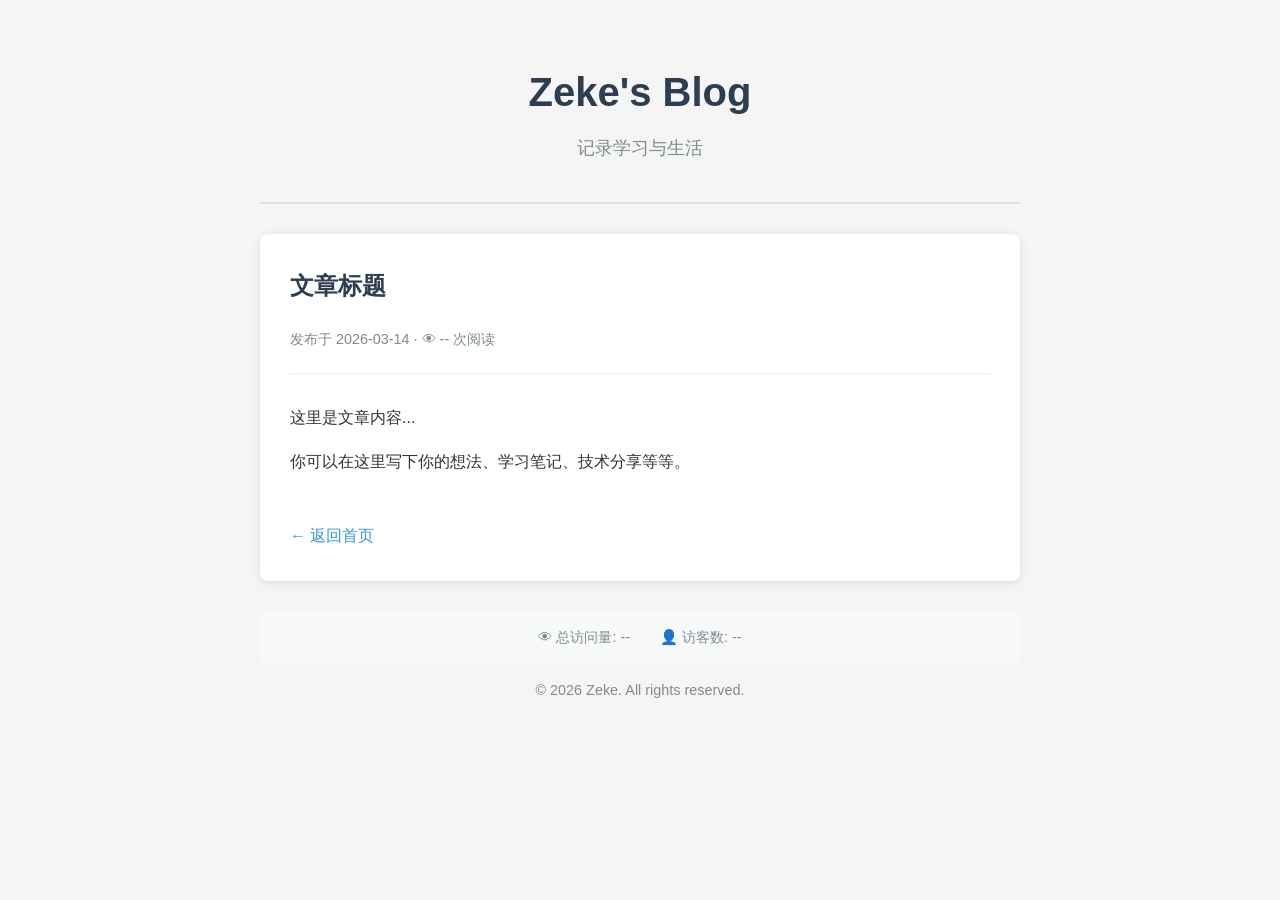
<file: articles/template.html>
<!DOCTYPE html>
<html lang="zh-CN">
<head>
    <meta charset="UTF-8">
    <meta name="viewport" content="width=device-width, initial-scale=1.0">
    <title>文章标题 - Zeke's Blog</title>
    <link rel="stylesheet" href="../style.css">
    <!-- Google Analytics -->
    <script async src="https://www.googletagmanager.com/gtag/js?id=G-JEPVDN27CL"></script>
    <script>
        window.dataLayer = window.dataLayer || [];
        function gtag(){dataLayer.push(arguments);}
        gtag('js', new Date());
        gtag('config', 'G-JEPVDN27CL');
    </script>
</head>
<body>
    <header>
        <h1>Zeke's Blog</h1>
        <p>记录学习与生活</p>
    </header>
    
    <main>
        <article class="article-content">
            <h1>文章标题</h1>
            <div class="meta">发布于 2026-03-14 · 👁 <span id="busuanzi_value_page_pv">--</span> 次阅读</div>
            
            <p>这里是文章内容...</p>
            
            <p>你可以在这里写下你的想法、学习笔记、技术分享等等。</p>
            
            <a href="../index.html" class="back-link">← 返回首页</a>
        </article>
    </main>
    
    <footer>
        <div class="site-stats">
            <span>👁 总访问量: <span id="busuanzi_value_site_pv">--</span></span>
            <span>👤 访客数: <span id="busuanzi_value_site_uv">--</span></span>
        </div>
        <p>&copy; 2026 Zeke. All rights reserved.</p>
    </footer>
    
    <!-- 不蒜子访问统计 -->
    <script async src="https://busuanzi.ibruce.info/busuanzi/2.3/busuanzi.pure.mini.js"></script>
</body>
</html>
</file>
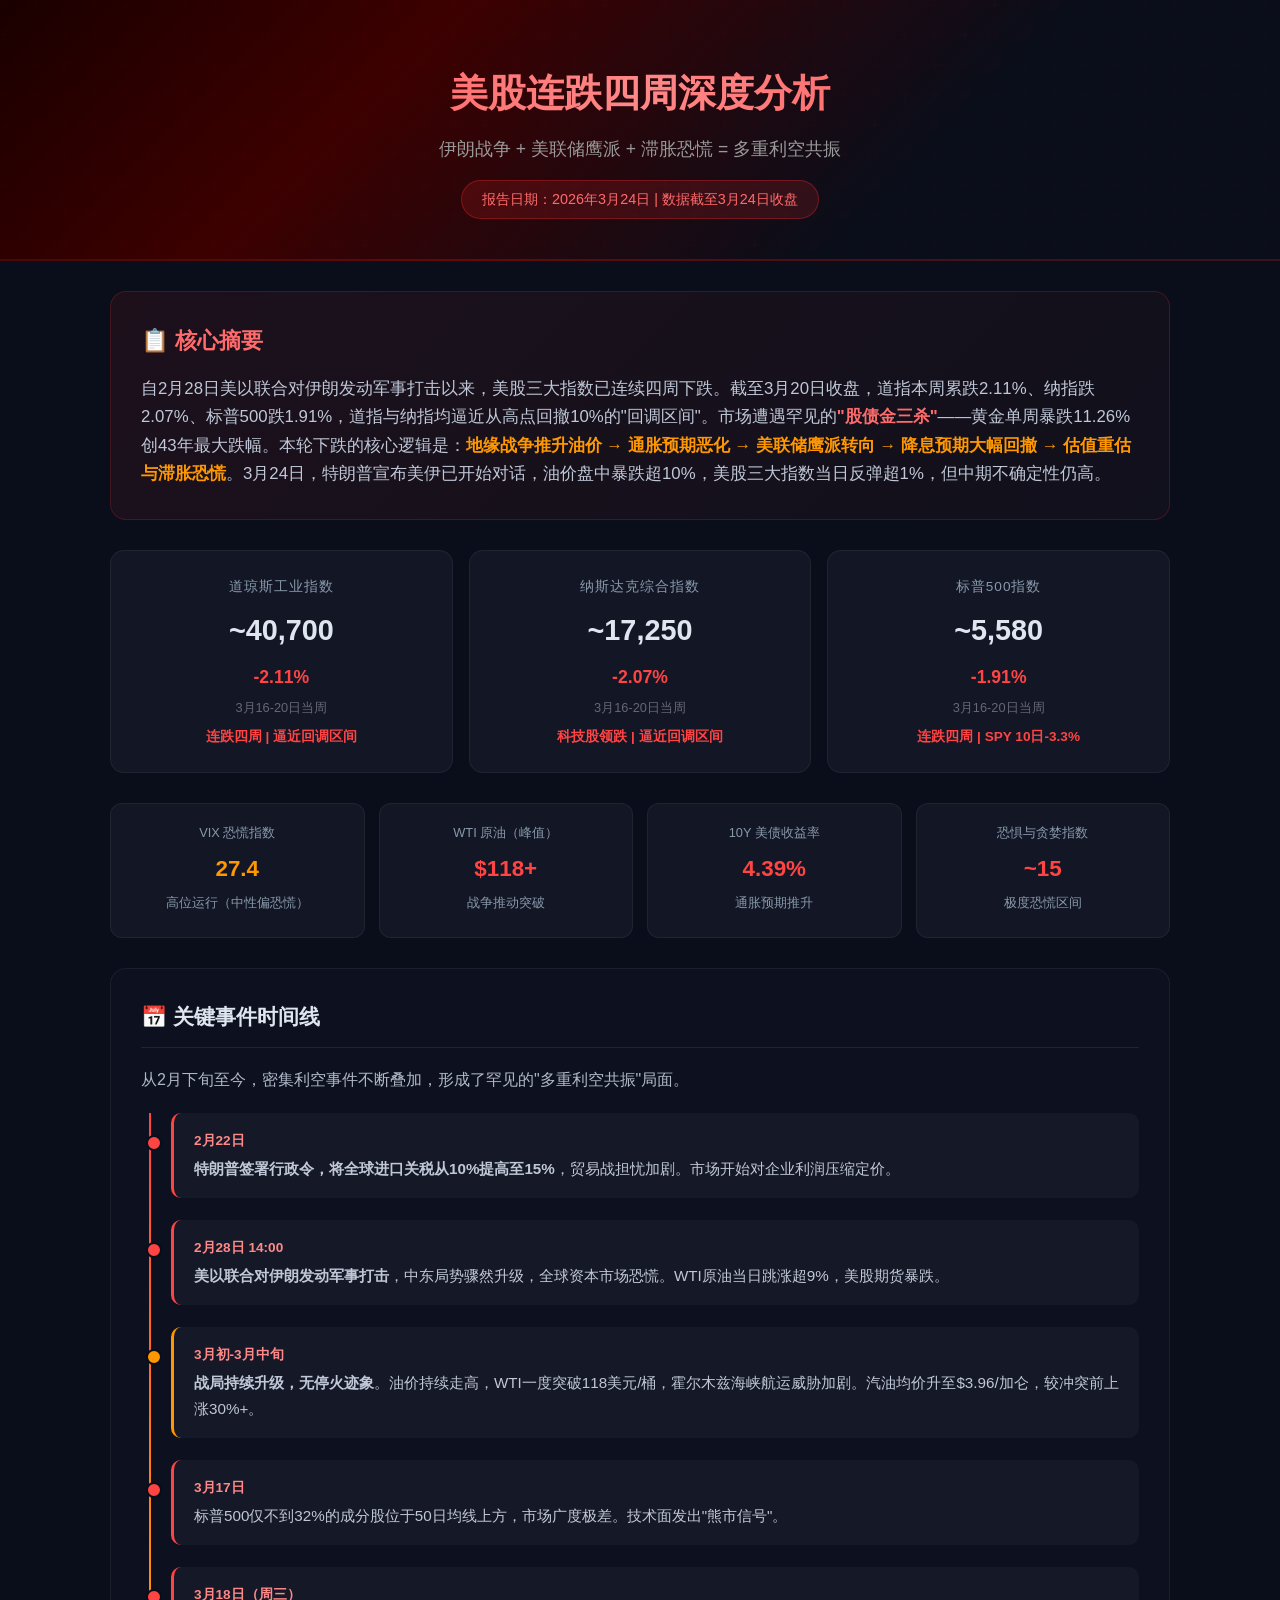
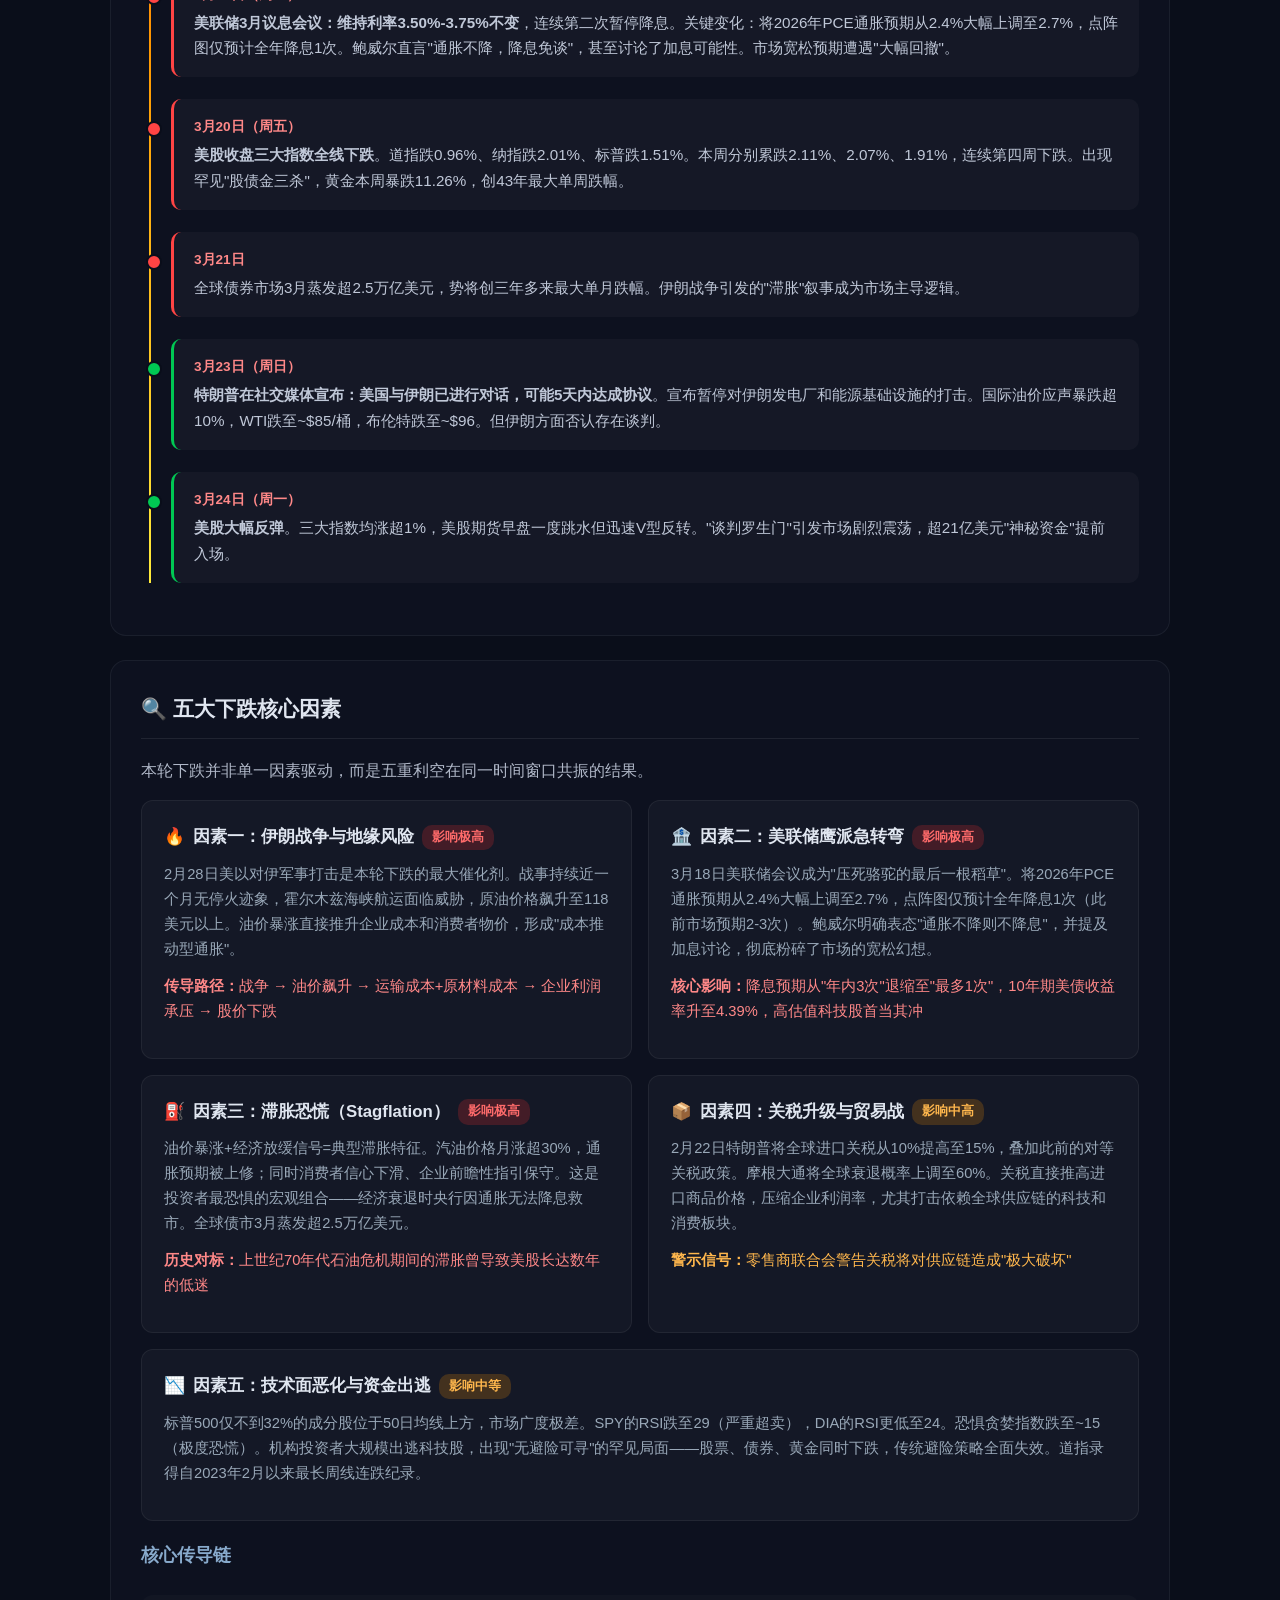
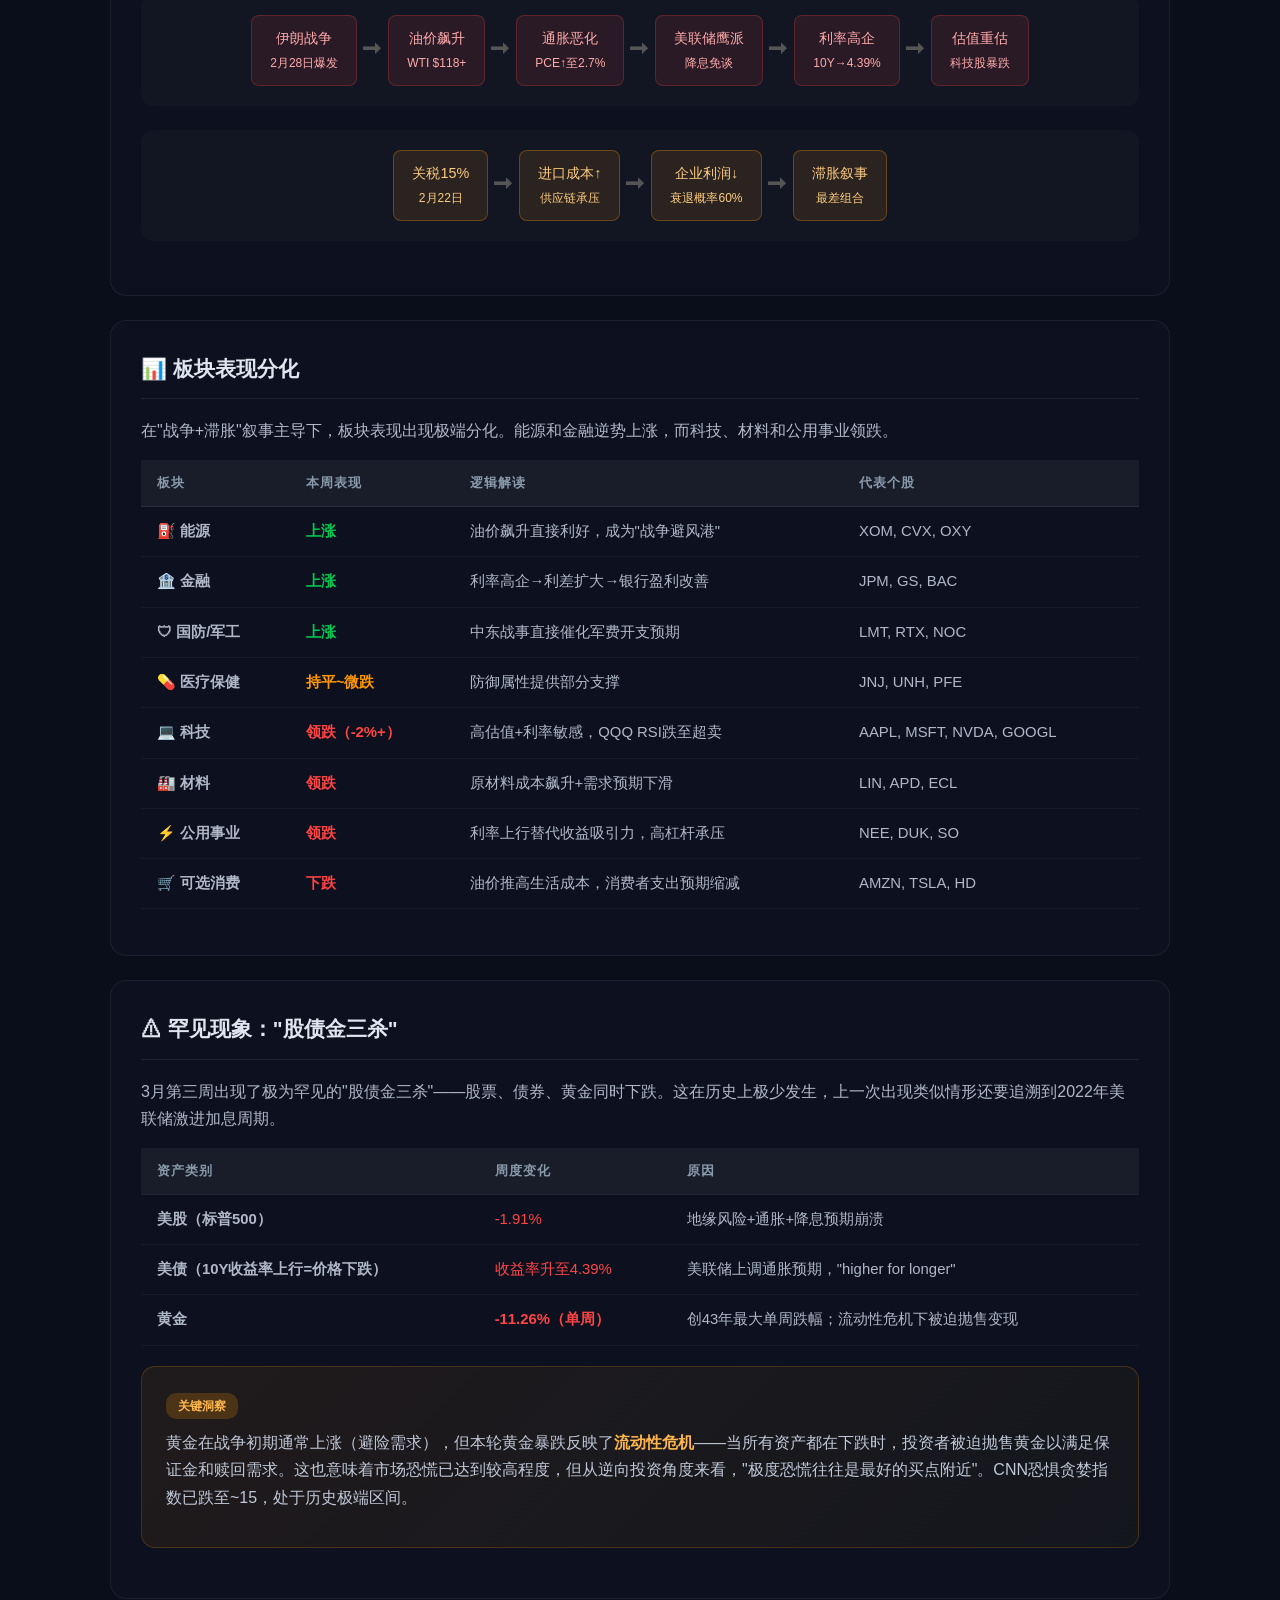
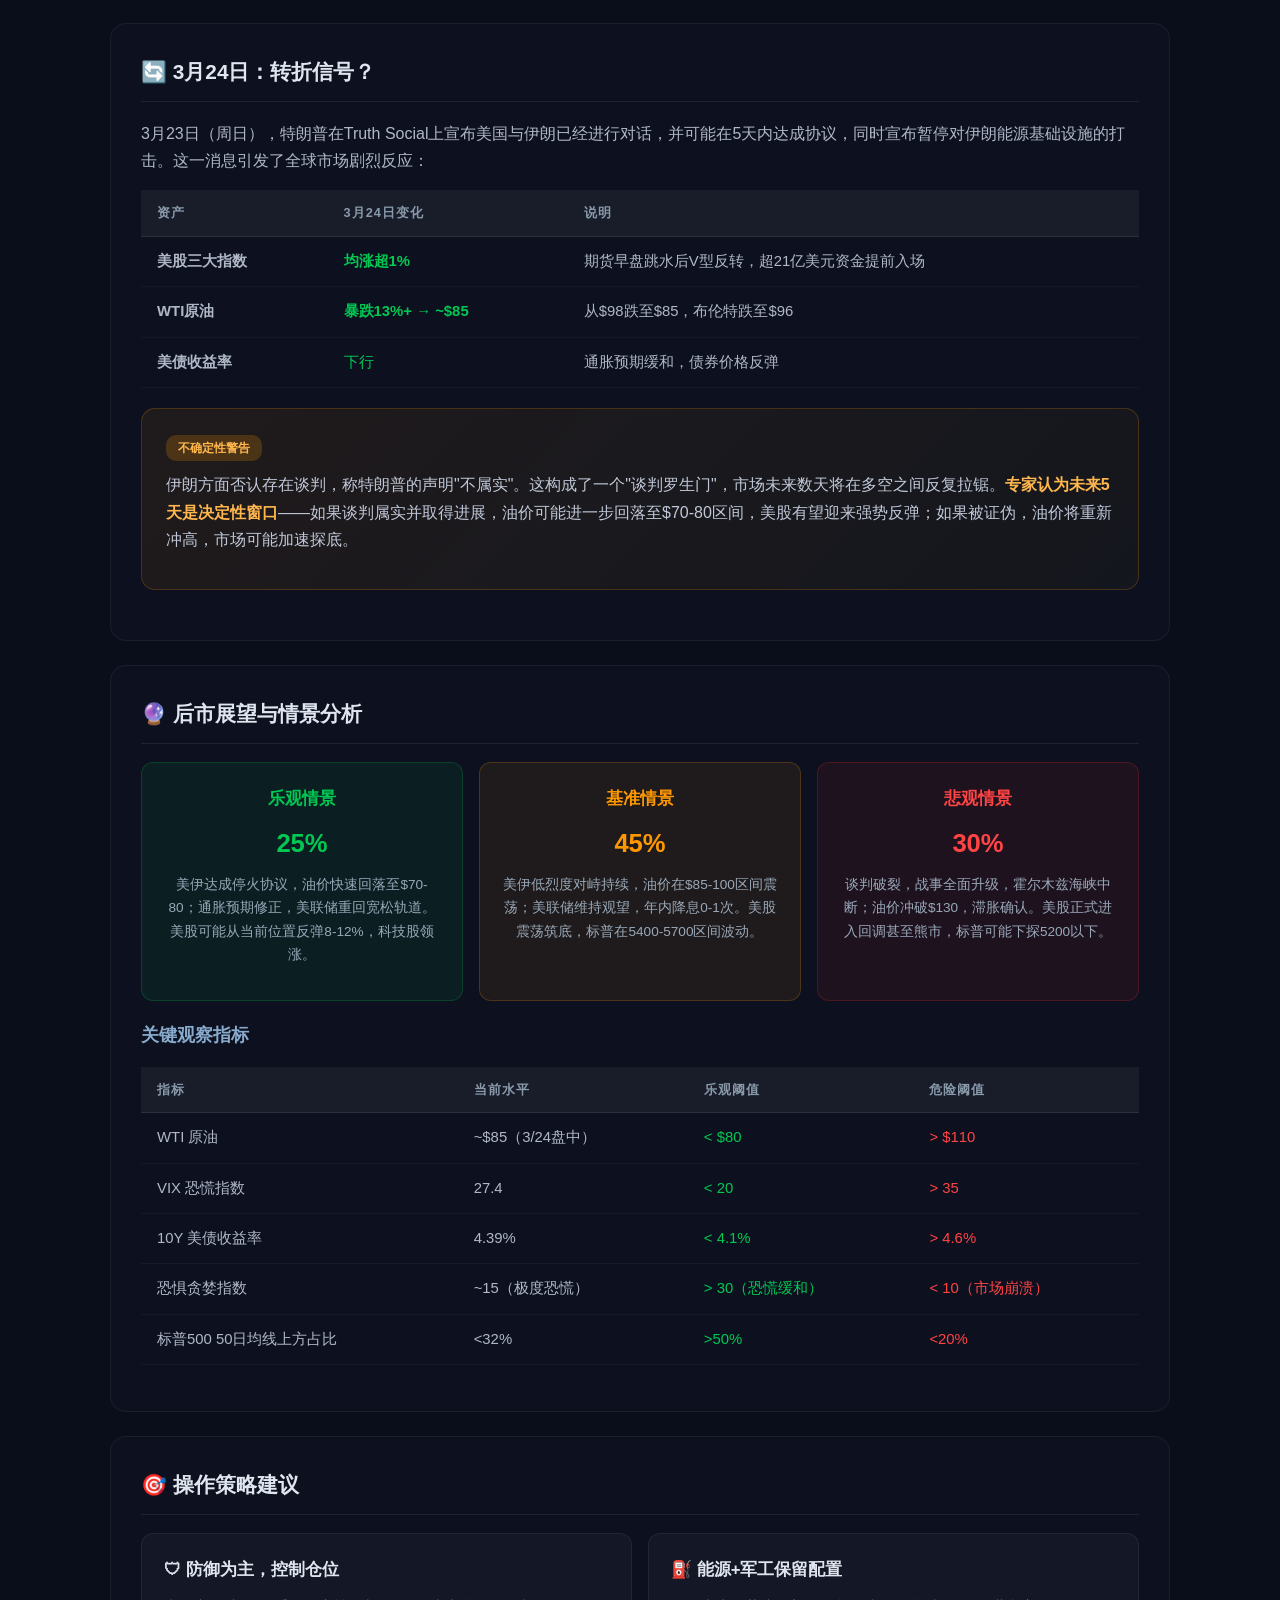
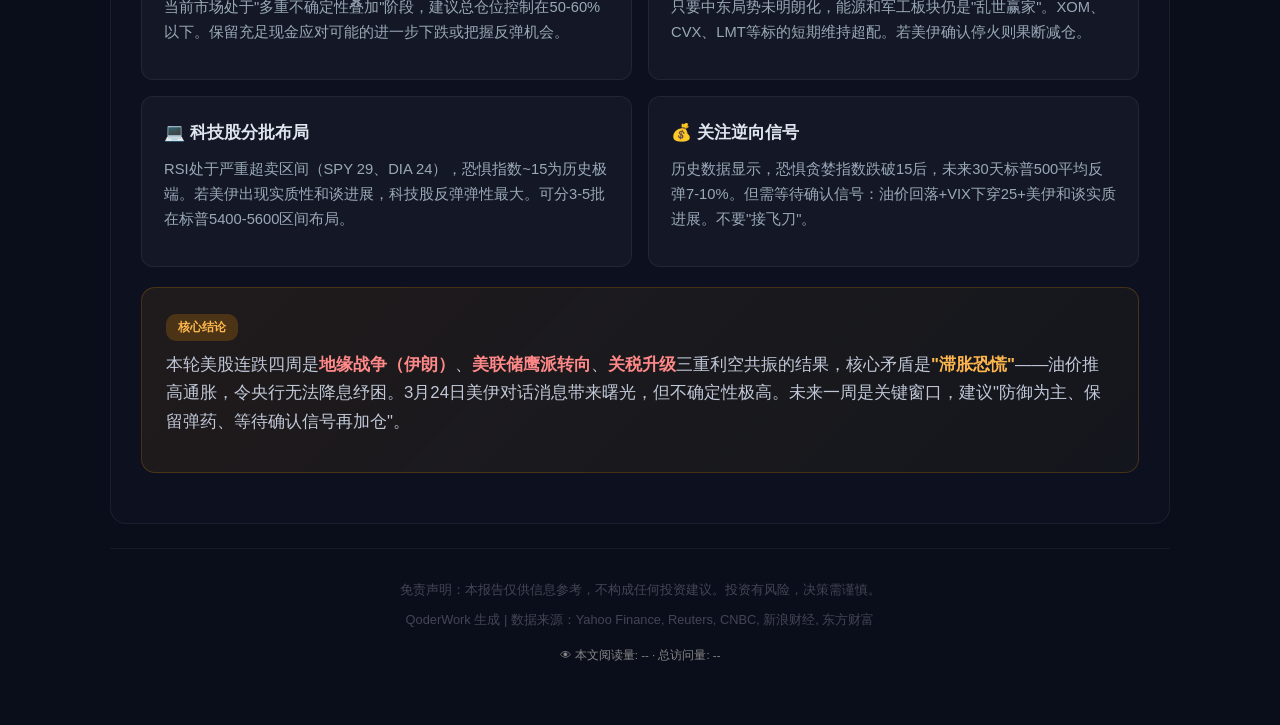
<file: articles/US_Stock_Decline_Analysis_20260324.html>
<!DOCTYPE html>
<html lang="zh-CN">
<head>
    <meta charset="UTF-8">
    <meta name="viewport" content="width=device-width, initial-scale=1.0">
    <title>美股连跌四周深度分析报告 | 2026年3月24日</title>
    <style>
        * { margin: 0; padding: 0; box-sizing: border-box; }
        body {
            font-family: -apple-system, BlinkMacSystemFont, 'Segoe UI', 'PingFang SC', 'Microsoft YaHei', sans-serif;
            background: #0a0e1a;
            color: #e0e6f0;
            line-height: 1.7;
        }
        .header {
            background: linear-gradient(135deg, #1a0000 0%, #3d0000 30%, #0a0e1a 70%);
            padding: 60px 40px 40px;
            text-align: center;
            border-bottom: 2px solid #ff2d2d33;
            position: relative;
            overflow: hidden;
        }
        .header::before {
            content: '';
            position: absolute;
            top: 0; left: 0; right: 0; bottom: 0;
            background: url("data:image/svg+xml,%3Csvg width='60' height='60' viewBox='0 0 60 60' xmlns='http://www.w3.org/2000/svg'%3E%3Cg fill='none' fill-rule='evenodd'%3E%3Cg fill='%23ff2d2d' fill-opacity='0.03'%3E%3Cpath d='M36 34v-4h-2v4h-4v2h4v4h2v-4h4v-2h-4zm0-30V0h-2v4h-4v2h4v4h2V6h4V4h-4zM6 34v-4H4v4H0v2h4v4h2v-4h4v-2H6zM6 4V0H4v4H0v2h4v4h2V6h4V4H6z'/%3E%3C/g%3E%3C/g%3E%3C/svg%3E");
            opacity: 0.5;
        }
        .header h1 {
            font-size: 2.4em;
            background: linear-gradient(90deg, #ff4444, #ff8888, #ff4444);
            -webkit-background-clip: text;
            -webkit-text-fill-color: transparent;
            margin-bottom: 10px;
            position: relative;
        }
        .header .subtitle {
            color: #999;
            font-size: 1.1em;
            position: relative;
        }
        .header .date-badge {
            display: inline-block;
            background: rgba(255,45,45,0.15);
            border: 1px solid rgba(255,45,45,0.3);
            color: #ff6b6b;
            padding: 6px 20px;
            border-radius: 20px;
            margin-top: 15px;
            font-size: 0.9em;
            position: relative;
        }
        .container { max-width: 1100px; margin: 0 auto; padding: 30px 20px; }

        /* Executive Summary */
        .exec-summary {
            background: linear-gradient(135deg, rgba(255,45,45,0.08), rgba(255,100,100,0.03));
            border: 1px solid rgba(255,45,45,0.2);
            border-radius: 16px;
            padding: 30px;
            margin-bottom: 30px;
        }
        .exec-summary h2 {
            color: #ff6b6b;
            font-size: 1.4em;
            margin-bottom: 15px;
            display: flex;
            align-items: center;
            gap: 10px;
        }
        .exec-summary p { color: #c0c8d8; font-size: 1.05em; }

        /* Index Cards */
        .index-grid {
            display: grid;
            grid-template-columns: repeat(3, 1fr);
            gap: 16px;
            margin-bottom: 30px;
        }
        .index-card {
            background: rgba(20,25,40,0.8);
            border: 1px solid rgba(255,255,255,0.06);
            border-radius: 14px;
            padding: 24px;
            text-align: center;
            transition: transform 0.2s;
        }
        .index-card:hover { transform: translateY(-3px); }
        .index-card .name { color: #8899aa; font-size: 0.85em; text-transform: uppercase; letter-spacing: 1px; }
        .index-card .value { font-size: 1.8em; font-weight: 700; color: #e0e6f0; margin: 8px 0; }
        .index-card .change { font-size: 1.1em; font-weight: 600; }
        .index-card .change.negative { color: #ff4444; }
        .index-card .change.positive { color: #00c853; }
        .index-card .period { color: #667; font-size: 0.8em; margin-top: 4px; }

        /* Metric Row */
        .metric-row {
            display: grid;
            grid-template-columns: repeat(4, 1fr);
            gap: 14px;
            margin-bottom: 30px;
        }
        .metric-box {
            background: rgba(20,25,40,0.8);
            border: 1px solid rgba(255,255,255,0.06);
            border-radius: 12px;
            padding: 18px;
            text-align: center;
        }
        .metric-box .label { color: #8899aa; font-size: 0.8em; margin-bottom: 6px; }
        .metric-box .val { font-size: 1.4em; font-weight: 700; }
        .metric-box .val.red { color: #ff4444; }
        .metric-box .val.orange { color: #ff9800; }
        .metric-box .val.green { color: #00c853; }

        /* Section */
        .section {
            background: rgba(15,20,35,0.6);
            border: 1px solid rgba(255,255,255,0.06);
            border-radius: 16px;
            padding: 30px;
            margin-bottom: 24px;
        }
        .section h2 {
            font-size: 1.3em;
            margin-bottom: 18px;
            padding-bottom: 12px;
            border-bottom: 1px solid rgba(255,255,255,0.08);
            display: flex;
            align-items: center;
            gap: 10px;
        }
        .section h3 {
            font-size: 1.1em;
            color: #88aacc;
            margin: 20px 0 10px;
        }
        .section p { color: #b0b8c8; margin-bottom: 12px; }

        /* Timeline */
        .timeline { position: relative; padding-left: 30px; margin: 20px 0; }
        .timeline::before {
            content: '';
            position: absolute;
            left: 8px;
            top: 0;
            bottom: 0;
            width: 2px;
            background: linear-gradient(to bottom, #ff4444, #ff9800, #ffeb3b);
        }
        .timeline-item {
            position: relative;
            margin-bottom: 22px;
            padding: 16px 20px;
            background: rgba(255,255,255,0.03);
            border-radius: 10px;
            border-left: 3px solid #ff4444;
        }
        .timeline-item::before {
            content: '';
            position: absolute;
            left: -28px;
            top: 22px;
            width: 12px;
            height: 12px;
            background: #ff4444;
            border-radius: 50%;
            border: 2px solid #0a0e1a;
        }
        .timeline-item .date { color: #ff8888; font-size: 0.85em; font-weight: 600; margin-bottom: 4px; }
        .timeline-item .event { color: #c0c8d8; font-size: 0.95em; }
        .timeline-item.positive { border-left-color: #00c853; }
        .timeline-item.positive::before { background: #00c853; }
        .timeline-item.warning { border-left-color: #ff9800; }
        .timeline-item.warning::before { background: #ff9800; }

        /* Factor Cards */
        .factor-grid {
            display: grid;
            grid-template-columns: repeat(2, 1fr);
            gap: 16px;
            margin: 16px 0;
        }
        .factor-card {
            background: rgba(255,255,255,0.03);
            border: 1px solid rgba(255,255,255,0.06);
            border-radius: 12px;
            padding: 22px;
        }
        .factor-card .factor-title {
            font-size: 1.05em;
            font-weight: 600;
            color: #e0e6f0;
            margin-bottom: 10px;
            display: flex;
            align-items: center;
            gap: 8px;
        }
        .factor-card .factor-impact {
            display: inline-block;
            padding: 2px 10px;
            border-radius: 10px;
            font-size: 0.75em;
            font-weight: 600;
        }
        .impact-high { background: rgba(255,45,45,0.2); color: #ff6b6b; }
        .impact-medium { background: rgba(255,152,0,0.2); color: #ffb74d; }
        .factor-card p { color: #99a8b8; font-size: 0.92em; }

        /* Sector Table */
        table {
            width: 100%;
            border-collapse: collapse;
            margin: 16px 0;
        }
        th {
            background: rgba(255,255,255,0.05);
            color: #8899aa;
            font-size: 0.8em;
            text-transform: uppercase;
            letter-spacing: 1px;
            padding: 12px 16px;
            text-align: left;
            border-bottom: 1px solid rgba(255,255,255,0.08);
        }
        td {
            padding: 12px 16px;
            border-bottom: 1px solid rgba(255,255,255,0.04);
            color: #b0b8c8;
            font-size: 0.93em;
        }
        tr:hover td { background: rgba(255,255,255,0.02); }
        .red { color: #ff4444; }
        .green { color: #00c853; }
        .orange { color: #ff9800; }

        /* Chain diagram */
        .chain {
            display: flex;
            align-items: center;
            justify-content: center;
            flex-wrap: wrap;
            gap: 0;
            margin: 24px 0;
            padding: 20px;
            background: rgba(255,255,255,0.02);
            border-radius: 12px;
        }
        .chain-node {
            background: rgba(255,68,68,0.1);
            border: 1px solid rgba(255,68,68,0.25);
            padding: 10px 18px;
            border-radius: 8px;
            font-size: 0.9em;
            color: #ffaaaa;
            text-align: center;
            white-space: nowrap;
        }
        .chain-arrow {
            color: #555;
            font-size: 1.2em;
            padding: 0 6px;
        }

        /* Outlook */
        .outlook-grid {
            display: grid;
            grid-template-columns: repeat(3, 1fr);
            gap: 16px;
            margin: 16px 0;
        }
        .outlook-card {
            border-radius: 12px;
            padding: 22px;
            text-align: center;
        }
        .outlook-card.bull {
            background: rgba(0,200,83,0.08);
            border: 1px solid rgba(0,200,83,0.2);
        }
        .outlook-card.bear {
            background: rgba(255,45,45,0.08);
            border: 1px solid rgba(255,45,45,0.2);
        }
        .outlook-card.neutral {
            background: rgba(255,152,0,0.08);
            border: 1px solid rgba(255,152,0,0.2);
        }
        .outlook-card .scenario { font-size: 1.05em; font-weight: 600; margin-bottom: 8px; }
        .outlook-card .prob { font-size: 1.6em; font-weight: 700; margin: 8px 0; }
        .outlook-card p { font-size: 0.85em; color: #99a8b8; }

        /* Key Insight */
        .insight-box {
            background: linear-gradient(135deg, rgba(255,152,0,0.08), rgba(255,200,0,0.03));
            border: 1px solid rgba(255,152,0,0.2);
            border-radius: 14px;
            padding: 24px;
            margin: 20px 0;
        }
        .insight-box .tag {
            display: inline-block;
            background: rgba(255,152,0,0.2);
            color: #ffb74d;
            font-size: 0.75em;
            font-weight: 600;
            padding: 3px 12px;
            border-radius: 10px;
            margin-bottom: 10px;
        }

        .footer {
            text-align: center;
            padding: 30px;
            color: #445;
            font-size: 0.8em;
            border-top: 1px solid rgba(255,255,255,0.05);
            margin-top: 20px;
        }

        @media (max-width: 768px) {
            .index-grid, .factor-grid, .outlook-grid { grid-template-columns: 1fr; }
            .metric-row { grid-template-columns: repeat(2, 1fr); }
            .chain { flex-direction: column; }
            .chain-arrow { transform: rotate(90deg); }
            .header h1 { font-size: 1.6em; }
        }
    </style>
</head>
<body>

<div class="header">
    <h1>美股连跌四周深度分析</h1>
    <div class="subtitle">伊朗战争 + 美联储鹰派 + 滞胀恐慌 = 多重利空共振</div>
    <div class="date-badge">报告日期：2026年3月24日 | 数据截至3月24日收盘</div>
</div>

<div class="container">

    <!-- Executive Summary -->
    <div class="exec-summary">
        <h2>&#x1F4CB; 核心摘要</h2>
        <p>
            自2月28日美以联合对伊朗发动军事打击以来，美股三大指数已连续四周下跌。截至3月20日收盘，道指本周累跌2.11%、纳指跌2.07%、标普500跌1.91%，道指与纳指均逼近从高点回撤10%的"回调区间"。市场遭遇罕见的<strong style="color:#ff6b6b">"股债金三杀"</strong>——黄金单周暴跌11.26%创43年最大跌幅。本轮下跌的核心逻辑是：<strong style="color:#ff9800">地缘战争推升油价 → 通胀预期恶化 → 美联储鹰派转向 → 降息预期大幅回撤 → 估值重估与滞胀恐慌</strong>。3月24日，特朗普宣布美伊已开始对话，油价盘中暴跌超10%，美股三大指数当日反弹超1%，但中期不确定性仍高。
        </p>
    </div>

    <!-- Index Performance -->
    <div class="index-grid">
        <div class="index-card">
            <div class="name">道琼斯工业指数</div>
            <div class="value">~40,700</div>
            <div class="change negative">-2.11%</div>
            <div class="period">3月16-20日当周</div>
            <div class="change negative" style="font-size:0.85em; margin-top:6px">连跌四周 | 逼近回调区间</div>
        </div>
        <div class="index-card">
            <div class="name">纳斯达克综合指数</div>
            <div class="value">~17,250</div>
            <div class="change negative">-2.07%</div>
            <div class="period">3月16-20日当周</div>
            <div class="change negative" style="font-size:0.85em; margin-top:6px">科技股领跌 | 逼近回调区间</div>
        </div>
        <div class="index-card">
            <div class="name">标普500指数</div>
            <div class="value">~5,580</div>
            <div class="change negative">-1.91%</div>
            <div class="period">3月16-20日当周</div>
            <div class="change negative" style="font-size:0.85em; margin-top:6px">连跌四周 | SPY 10日-3.3%</div>
        </div>
    </div>

    <!-- Key Metrics -->
    <div class="metric-row">
        <div class="metric-box">
            <div class="label">VIX 恐慌指数</div>
            <div class="val orange">27.4</div>
            <div class="label" style="margin-top:4px">高位运行（中性偏恐慌）</div>
        </div>
        <div class="metric-box">
            <div class="label">WTI 原油（峰值）</div>
            <div class="val red">$118+</div>
            <div class="label" style="margin-top:4px">战争推动突破</div>
        </div>
        <div class="metric-box">
            <div class="label">10Y 美债收益率</div>
            <div class="val red">4.39%</div>
            <div class="label" style="margin-top:4px">通胀预期推升</div>
        </div>
        <div class="metric-box">
            <div class="label">恐惧与贪婪指数</div>
            <div class="val red">~15</div>
            <div class="label" style="margin-top:4px">极度恐慌区间</div>
        </div>
    </div>

    <!-- Timeline Section -->
    <div class="section">
        <h2>&#x1F4C5; 关键事件时间线</h2>
        <p style="margin-bottom:16px">从2月下旬至今，密集利空事件不断叠加，形成了罕见的"多重利空共振"局面。</p>

        <div class="timeline">
            <div class="timeline-item">
                <div class="date">2月22日</div>
                <div class="event"><strong>特朗普签署行政令，将全球进口关税从10%提高至15%</strong>，贸易战担忧加剧。市场开始对企业利润压缩定价。</div>
            </div>
            <div class="timeline-item">
                <div class="date">2月28日 14:00</div>
                <div class="event"><strong>美以联合对伊朗发动军事打击</strong>，中东局势骤然升级，全球资本市场恐慌。WTI原油当日跳涨超9%，美股期货暴跌。</div>
            </div>
            <div class="timeline-item warning">
                <div class="date">3月初-3月中旬</div>
                <div class="event"><strong>战局持续升级，无停火迹象</strong>。油价持续走高，WTI一度突破118美元/桶，霍尔木兹海峡航运威胁加剧。汽油均价升至$3.96/加仑，较冲突前上涨30%+。</div>
            </div>
            <div class="timeline-item">
                <div class="date">3月17日</div>
                <div class="event">标普500仅不到32%的成分股位于50日均线上方，市场广度极差。技术面发出"熊市信号"。</div>
            </div>
            <div class="timeline-item">
                <div class="date">3月18日（周三）</div>
                <div class="event"><strong>美联储3月议息会议：维持利率3.50%-3.75%不变</strong>，连续第二次暂停降息。关键变化：将2026年PCE通胀预期从2.4%大幅上调至2.7%，点阵图仅预计全年降息1次。鲍威尔直言"通胀不降，降息免谈"，甚至讨论了加息可能性。市场宽松预期遭遇"大幅回撤"。</div>
            </div>
            <div class="timeline-item">
                <div class="date">3月20日（周五）</div>
                <div class="event"><strong>美股收盘三大指数全线下跌</strong>。道指跌0.96%、纳指跌2.01%、标普跌1.51%。本周分别累跌2.11%、2.07%、1.91%，连续第四周下跌。出现罕见"股债金三杀"，黄金本周暴跌11.26%，创43年最大单周跌幅。</div>
            </div>
            <div class="timeline-item">
                <div class="date">3月21日</div>
                <div class="event">全球债券市场3月蒸发超2.5万亿美元，势将创三年多来最大单月跌幅。伊朗战争引发的"滞胀"叙事成为市场主导逻辑。</div>
            </div>
            <div class="timeline-item positive">
                <div class="date">3月23日（周日）</div>
                <div class="event"><strong>特朗普在社交媒体宣布：美国与伊朗已进行对话，可能5天内达成协议</strong>。宣布暂停对伊朗发电厂和能源基础设施的打击。国际油价应声暴跌超10%，WTI跌至~$85/桶，布伦特跌至~$96。但伊朗方面否认存在谈判。</div>
            </div>
            <div class="timeline-item positive">
                <div class="date">3月24日（周一）</div>
                <div class="event"><strong>美股大幅反弹</strong>。三大指数均涨超1%，美股期货早盘一度跳水但迅速V型反转。"谈判罗生门"引发市场剧烈震荡，超21亿美元"神秘资金"提前入场。</div>
            </div>
        </div>
    </div>

    <!-- Five Core Factors -->
    <div class="section">
        <h2>&#x1F50D; 五大下跌核心因素</h2>
        <p style="margin-bottom:16px">本轮下跌并非单一因素驱动，而是五重利空在同一时间窗口共振的结果。</p>

        <div class="factor-grid">
            <!-- Factor 1 -->
            <div class="factor-card">
                <div class="factor-title">
                    <span>&#x1F525;</span>
                    因素一：伊朗战争与地缘风险
                    <span class="factor-impact impact-high">影响极高</span>
                </div>
                <p>2月28日美以对伊军事打击是本轮下跌的最大催化剂。战事持续近一个月无停火迹象，霍尔木兹海峡航运面临威胁，原油价格飙升至118美元以上。油价暴涨直接推升企业成本和消费者物价，形成"成本推动型通胀"。</p>
                <p style="color:#ff8888; margin-top:8px"><strong>传导路径：</strong>战争 → 油价飙升 → 运输成本+原材料成本 → 企业利润承压 → 股价下跌</p>
            </div>

            <!-- Factor 2 -->
            <div class="factor-card">
                <div class="factor-title">
                    <span>&#x1F3E6;</span>
                    因素二：美联储鹰派急转弯
                    <span class="factor-impact impact-high">影响极高</span>
                </div>
                <p>3月18日美联储会议成为"压死骆驼的最后一根稻草"。将2026年PCE通胀预期从2.4%大幅上调至2.7%，点阵图仅预计全年降息1次（此前市场预期2-3次）。鲍威尔明确表态"通胀不降则不降息"，并提及加息讨论，彻底粉碎了市场的宽松幻想。</p>
                <p style="color:#ff8888; margin-top:8px"><strong>核心影响：</strong>降息预期从"年内3次"退缩至"最多1次"，10年期美债收益率升至4.39%，高估值科技股首当其冲</p>
            </div>

            <!-- Factor 3 -->
            <div class="factor-card">
                <div class="factor-title">
                    <span>&#x26FD;</span>
                    因素三：滞胀恐慌（Stagflation）
                    <span class="factor-impact impact-high">影响极高</span>
                </div>
                <p>油价暴涨+经济放缓信号=典型滞胀特征。汽油价格月涨超30%，通胀预期被上修；同时消费者信心下滑、企业前瞻性指引保守。这是投资者最恐惧的宏观组合——经济衰退时央行因通胀无法降息救市。全球债市3月蒸发超2.5万亿美元。</p>
                <p style="color:#ff8888; margin-top:8px"><strong>历史对标：</strong>上世纪70年代石油危机期间的滞胀曾导致美股长达数年的低迷</p>
            </div>

            <!-- Factor 4 -->
            <div class="factor-card">
                <div class="factor-title">
                    <span>&#x1F4E6;</span>
                    因素四：关税升级与贸易战
                    <span class="factor-impact impact-medium">影响中高</span>
                </div>
                <p>2月22日特朗普将全球进口关税从10%提高至15%，叠加此前的对等关税政策。摩根大通将全球衰退概率上调至60%。关税直接推高进口商品价格，压缩企业利润率，尤其打击依赖全球供应链的科技和消费板块。</p>
                <p style="color:#ffb74d; margin-top:8px"><strong>警示信号：</strong>零售商联合会警告关税将对供应链造成"极大破坏"</p>
            </div>

            <!-- Factor 5 -->
            <div class="factor-card" style="grid-column: span 2;">
                <div class="factor-title">
                    <span>&#x1F4C9;</span>
                    因素五：技术面恶化与资金出逃
                    <span class="factor-impact impact-medium">影响中等</span>
                </div>
                <p>
                    标普500仅不到32%的成分股位于50日均线上方，市场广度极差。SPY的RSI跌至29（严重超卖），DIA的RSI更低至24。恐惧贪婪指数跌至~15（极度恐慌）。机构投资者大规模出逃科技股，出现"无避险可寻"的罕见局面——股票、债券、黄金同时下跌，传统避险策略全面失效。道指录得自2023年2月以来最长周线连跌纪录。
                </p>
            </div>
        </div>

        <!-- Chain Diagram -->
        <h3>核心传导链</h3>
        <div class="chain">
            <div class="chain-node">伊朗战争<br><small>2月28日爆发</small></div>
            <div class="chain-arrow">&#x27A1;</div>
            <div class="chain-node">油价飙升<br><small>WTI $118+</small></div>
            <div class="chain-arrow">&#x27A1;</div>
            <div class="chain-node">通胀恶化<br><small>PCE↑至2.7%</small></div>
            <div class="chain-arrow">&#x27A1;</div>
            <div class="chain-node">美联储鹰派<br><small>降息免谈</small></div>
            <div class="chain-arrow">&#x27A1;</div>
            <div class="chain-node">利率高企<br><small>10Y→4.39%</small></div>
            <div class="chain-arrow">&#x27A1;</div>
            <div class="chain-node">估值重估<br><small>科技股暴跌</small></div>
        </div>
        <div class="chain" style="margin-top:10px">
            <div class="chain-node" style="border-color:rgba(255,152,0,0.3);background:rgba(255,152,0,0.1);color:#ffcc80">关税15%<br><small>2月22日</small></div>
            <div class="chain-arrow">&#x27A1;</div>
            <div class="chain-node" style="border-color:rgba(255,152,0,0.3);background:rgba(255,152,0,0.1);color:#ffcc80">进口成本↑<br><small>供应链承压</small></div>
            <div class="chain-arrow">&#x27A1;</div>
            <div class="chain-node" style="border-color:rgba(255,152,0,0.3);background:rgba(255,152,0,0.1);color:#ffcc80">企业利润↓<br><small>衰退概率60%</small></div>
            <div class="chain-arrow">&#x27A1;</div>
            <div class="chain-node" style="border-color:rgba(255,152,0,0.3);background:rgba(255,152,0,0.1);color:#ffcc80">滞胀叙事<br><small>最差组合</small></div>
        </div>
    </div>

    <!-- Sector Performance -->
    <div class="section">
        <h2>&#x1F4CA; 板块表现分化</h2>
        <p style="margin-bottom:12px">在"战争+滞胀"叙事主导下，板块表现出现极端分化。能源和金融逆势上涨，而科技、材料和公用事业领跌。</p>

        <table>
            <thead>
                <tr>
                    <th>板块</th>
                    <th>本周表现</th>
                    <th>逻辑解读</th>
                    <th>代表个股</th>
                </tr>
            </thead>
            <tbody>
                <tr>
                    <td><strong>&#x26FD; 能源</strong></td>
                    <td class="green"><strong>上涨</strong></td>
                    <td>油价飙升直接利好，成为"战争避风港"</td>
                    <td>XOM, CVX, OXY</td>
                </tr>
                <tr>
                    <td><strong>&#x1F3E6; 金融</strong></td>
                    <td class="green"><strong>上涨</strong></td>
                    <td>利率高企→利差扩大→银行盈利改善</td>
                    <td>JPM, GS, BAC</td>
                </tr>
                <tr>
                    <td><strong>&#x1F6E1; 国防/军工</strong></td>
                    <td class="green"><strong>上涨</strong></td>
                    <td>中东战事直接催化军费开支预期</td>
                    <td>LMT, RTX, NOC</td>
                </tr>
                <tr>
                    <td><strong>&#x1F48A; 医疗保健</strong></td>
                    <td class="orange"><strong>持平~微跌</strong></td>
                    <td>防御属性提供部分支撑</td>
                    <td>JNJ, UNH, PFE</td>
                </tr>
                <tr>
                    <td><strong>&#x1F4BB; 科技</strong></td>
                    <td class="red"><strong>领跌（-2%+）</strong></td>
                    <td>高估值+利率敏感，QQQ RSI跌至超卖</td>
                    <td>AAPL, MSFT, NVDA, GOOGL</td>
                </tr>
                <tr>
                    <td><strong>&#x1F3ED; 材料</strong></td>
                    <td class="red"><strong>领跌</strong></td>
                    <td>原材料成本飙升+需求预期下滑</td>
                    <td>LIN, APD, ECL</td>
                </tr>
                <tr>
                    <td><strong>&#x26A1; 公用事业</strong></td>
                    <td class="red"><strong>领跌</strong></td>
                    <td>利率上行替代收益吸引力，高杠杆承压</td>
                    <td>NEE, DUK, SO</td>
                </tr>
                <tr>
                    <td><strong>&#x1F6D2; 可选消费</strong></td>
                    <td class="red"><strong>下跌</strong></td>
                    <td>油价推高生活成本，消费者支出预期缩减</td>
                    <td>AMZN, TSLA, HD</td>
                </tr>
            </tbody>
        </table>
    </div>

    <!-- Special: Triple Kill -->
    <div class="section">
        <h2>&#x26A0; 罕见现象："股债金三杀"</h2>
        <p>
            3月第三周出现了极为罕见的"股债金三杀"——股票、债券、黄金同时下跌。这在历史上极少发生，上一次出现类似情形还要追溯到2022年美联储激进加息周期。
        </p>

        <table>
            <thead>
                <tr>
                    <th>资产类别</th>
                    <th>周度变化</th>
                    <th>原因</th>
                </tr>
            </thead>
            <tbody>
                <tr>
                    <td><strong>美股（标普500）</strong></td>
                    <td class="red">-1.91%</td>
                    <td>地缘风险+通胀+降息预期崩溃</td>
                </tr>
                <tr>
                    <td><strong>美债（10Y收益率上行=价格下跌）</strong></td>
                    <td class="red">收益率升至4.39%</td>
                    <td>美联储上调通胀预期，"higher for longer"</td>
                </tr>
                <tr>
                    <td><strong>黄金</strong></td>
                    <td class="red"><strong>-11.26%（单周）</strong></td>
                    <td>创43年最大单周跌幅；流动性危机下被迫抛售变现</td>
                </tr>
            </tbody>
        </table>

        <div class="insight-box">
            <div class="tag">关键洞察</div>
            <p style="color:#c0c8d8">
                黄金在战争初期通常上涨（避险需求），但本轮黄金暴跌反映了<strong style="color:#ffb74d">流动性危机</strong>——当所有资产都在下跌时，投资者被迫抛售黄金以满足保证金和赎回需求。这也意味着市场恐慌已达到较高程度，但从逆向投资角度来看，"极度恐慌往往是最好的买点附近"。CNN恐惧贪婪指数已跌至~15，处于历史极端区间。
            </p>
        </div>
    </div>

    <!-- March 24 Turning Point -->
    <div class="section">
        <h2>&#x1F504; 3月24日：转折信号？</h2>
        <p>3月23日（周日），特朗普在Truth Social上宣布美国与伊朗已经进行对话，并可能在5天内达成协议，同时宣布暂停对伊朗能源基础设施的打击。这一消息引发了全球市场剧烈反应：</p>

        <table>
            <thead>
                <tr>
                    <th>资产</th>
                    <th>3月24日变化</th>
                    <th>说明</th>
                </tr>
            </thead>
            <tbody>
                <tr>
                    <td><strong>美股三大指数</strong></td>
                    <td class="green"><strong>均涨超1%</strong></td>
                    <td>期货早盘跳水后V型反转，超21亿美元资金提前入场</td>
                </tr>
                <tr>
                    <td><strong>WTI原油</strong></td>
                    <td class="green"><strong>暴跌13%+ → ~$85</strong></td>
                    <td>从$98跌至$85，布伦特跌至$96</td>
                </tr>
                <tr>
                    <td><strong>美债收益率</strong></td>
                    <td class="green">下行</td>
                    <td>通胀预期缓和，债券价格反弹</td>
                </tr>
            </tbody>
        </table>

        <div class="insight-box">
            <div class="tag">不确定性警告</div>
            <p style="color:#c0c8d8">
                伊朗方面否认存在谈判，称特朗普的声明"不属实"。这构成了一个"谈判罗生门"，市场未来数天将在多空之间反复拉锯。<strong style="color:#ffb74d">专家认为未来5天是决定性窗口</strong>——如果谈判属实并取得进展，油价可能进一步回落至$70-80区间，美股有望迎来强势反弹；如果被证伪，油价将重新冲高，市场可能加速探底。
            </p>
        </div>
    </div>

    <!-- Outlook -->
    <div class="section">
        <h2>&#x1F52E; 后市展望与情景分析</h2>

        <div class="outlook-grid">
            <div class="outlook-card bull">
                <div class="scenario" style="color:#00c853">乐观情景</div>
                <div class="prob" style="color:#00c853">25%</div>
                <p>美伊达成停火协议，油价快速回落至$70-80；通胀预期修正，美联储重回宽松轨道。美股可能从当前位置反弹8-12%，科技股领涨。</p>
            </div>
            <div class="outlook-card neutral">
                <div class="scenario" style="color:#ff9800">基准情景</div>
                <div class="prob" style="color:#ff9800">45%</div>
                <p>美伊低烈度对峙持续，油价在$85-100区间震荡；美联储维持观望，年内降息0-1次。美股震荡筑底，标普在5400-5700区间波动。</p>
            </div>
            <div class="outlook-card bear">
                <div class="scenario" style="color:#ff4444">悲观情景</div>
                <div class="prob" style="color:#ff4444">30%</div>
                <p>谈判破裂，战事全面升级，霍尔木兹海峡中断；油价冲破$130，滞胀确认。美股正式进入回调甚至熊市，标普可能下探5200以下。</p>
            </div>
        </div>

        <h3>关键观察指标</h3>
        <table>
            <thead>
                <tr>
                    <th>指标</th>
                    <th>当前水平</th>
                    <th>乐观阈值</th>
                    <th>危险阈值</th>
                </tr>
            </thead>
            <tbody>
                <tr>
                    <td>WTI 原油</td>
                    <td>~$85（3/24盘中）</td>
                    <td class="green">&lt; $80</td>
                    <td class="red">&gt; $110</td>
                </tr>
                <tr>
                    <td>VIX 恐慌指数</td>
                    <td>27.4</td>
                    <td class="green">&lt; 20</td>
                    <td class="red">&gt; 35</td>
                </tr>
                <tr>
                    <td>10Y 美债收益率</td>
                    <td>4.39%</td>
                    <td class="green">&lt; 4.1%</td>
                    <td class="red">&gt; 4.6%</td>
                </tr>
                <tr>
                    <td>恐惧贪婪指数</td>
                    <td>~15（极度恐慌）</td>
                    <td class="green">&gt; 30（恐慌缓和）</td>
                    <td class="red">&lt; 10（市场崩溃）</td>
                </tr>
                <tr>
                    <td>标普500 50日均线上方占比</td>
                    <td>&lt;32%</td>
                    <td class="green">&gt;50%</td>
                    <td class="red">&lt;20%</td>
                </tr>
            </tbody>
        </table>
    </div>

    <!-- Strategy -->
    <div class="section">
        <h2>&#x1F3AF; 操作策略建议</h2>

        <div class="factor-grid">
            <div class="factor-card">
                <div class="factor-title">&#x1F6E1; 防御为主，控制仓位</div>
                <p>当前市场处于"多重不确定性叠加"阶段，建议总仓位控制在50-60%以下。保留充足现金应对可能的进一步下跌或把握反弹机会。</p>
            </div>
            <div class="factor-card">
                <div class="factor-title">&#x26FD; 能源+军工保留配置</div>
                <p>只要中东局势未明朗化，能源和军工板块仍是"乱世赢家"。XOM、CVX、LMT等标的短期维持超配。若美伊确认停火则果断减仓。</p>
            </div>
            <div class="factor-card">
                <div class="factor-title">&#x1F4BB; 科技股分批布局</div>
                <p>RSI处于严重超卖区间（SPY 29、DIA 24），恐惧指数~15为历史极端。若美伊出现实质性和谈进展，科技股反弹弹性最大。可分3-5批在标普5400-5600区间布局。</p>
            </div>
            <div class="factor-card">
                <div class="factor-title">&#x1F4B0; 关注逆向信号</div>
                <p>历史数据显示，恐惧贪婪指数跌破15后，未来30天标普500平均反弹7-10%。但需等待确认信号：油价回落+VIX下穿25+美伊和谈实质进展。不要"接飞刀"。</p>
            </div>
        </div>

        <div class="insight-box">
            <div class="tag">核心结论</div>
            <p style="color:#c0c8d8; font-size:1.05em">
                本轮美股连跌四周是<strong style="color:#ff8888">地缘战争（伊朗）</strong>、<strong style="color:#ff8888">美联储鹰派转向</strong>、<strong style="color:#ff8888">关税升级</strong>三重利空共振的结果，核心矛盾是<strong style="color:#ffb74d">"滞胀恐慌"</strong>——油价推高通胀，令央行无法降息纾困。3月24日美伊对话消息带来曙光，但不确定性极高。未来一周是关键窗口，建议"防御为主、保留弹药、等待确认信号再加仓"。
            </p>
        </div>
    </div>

    <div class="footer">
        <p>免责声明：本报告仅供信息参考，不构成任何投资建议。投资有风险，决策需谨慎。</p>
        <p style="margin-top:8px">QoderWork 生成 | 数据来源：Yahoo Finance, Reuters, CNBC, 新浪财经, 东方财富</p>
        <p style="margin-top: 15px; font-size: 0.9em; color: #888;">👁 本文阅读量: <span id="busuanzi_value_page_pv">--</span> · 总访问量: <span id="busuanzi_value_site_pv">--</span></p>
    </div>
</div>

<!-- 不蒜子访问统计 -->
<script async src="https://busuanzi.ibruce.info/busuanzi/2.3/busuanzi.pure.mini.js"></script>
</body>
</html>
</file>
<file: style.css>
* {
    margin: 0;
    padding: 0;
    box-sizing: border-box;
}

body {
    font-family: -apple-system, BlinkMacSystemFont, "Segoe UI", Roboto, "Helvetica Neue", Arial, sans-serif;
    line-height: 1.6;
    color: #333;
    max-width: 800px;
    margin: 0 auto;
    padding: 20px;
    background-color: #f5f5f5;
}

header {
    text-align: center;
    padding: 40px 0;
    border-bottom: 2px solid #e0e0e0;
    margin-bottom: 30px;
}

header h1 {
    font-size: 2.5em;
    color: #2c3e50;
    margin-bottom: 10px;
}

header p {
    color: #7f8c8d;
    font-size: 1.1em;
}

main {
    background: white;
    padding: 30px;
    border-radius: 8px;
    box-shadow: 0 2px 10px rgba(0,0,0,0.1);
}

.articles h2 {
    color: #2c3e50;
    margin-bottom: 20px;
    padding-bottom: 10px;
    border-bottom: 1px solid #eee;
}

#article-list {
    list-style: none;
}

#article-list li {
    padding: 15px;
    margin-bottom: 10px;
    background: #f8f9fa;
    border-radius: 5px;
    transition: transform 0.2s, box-shadow 0.2s;
}

#article-list li:hover {
    transform: translateX(5px);
    box-shadow: 0 2px 8px rgba(0,0,0,0.1);
}

#article-list a {
    text-decoration: none;
    color: #3498db;
    font-size: 1.1em;
    font-weight: 500;
}

#article-list a:hover {
    color: #2980b9;
}

#article-list .date {
    display: block;
    color: #95a5a6;
    font-size: 0.85em;
    margin-top: 5px;
}

footer {
    text-align: center;
    padding: 30px 0;
    color: #7f8c8d;
    font-size: 0.9em;
}

.site-stats {
    display: flex;
    justify-content: center;
    gap: 30px;
    margin-bottom: 15px;
    padding: 15px;
    background: #f8f9fa;
    border-radius: 8px;
}

.site-stats span {
    font-weight: 500;
}

/* 文章阅读数样式 */
.busuanzi-value {
    color: #e74c3c;
    font-weight: 500;
}

/* 文章页面样式 */
.article-content {
    line-height: 1.8;
}

.article-content h1 {
    color: #2c3e50;
    margin-bottom: 20px;
}

.article-content .meta {
    color: #7f8c8d;
    font-size: 0.9em;
    margin-bottom: 30px;
    padding-bottom: 20px;
    border-bottom: 1px solid #eee;
}

.article-content p {
    margin-bottom: 15px;
}

.back-link {
    display: inline-block;
    margin-top: 30px;
    color: #3498db;
    text-decoration: none;
}

.back-link:hover {
    text-decoration: underline;
}
</file>
